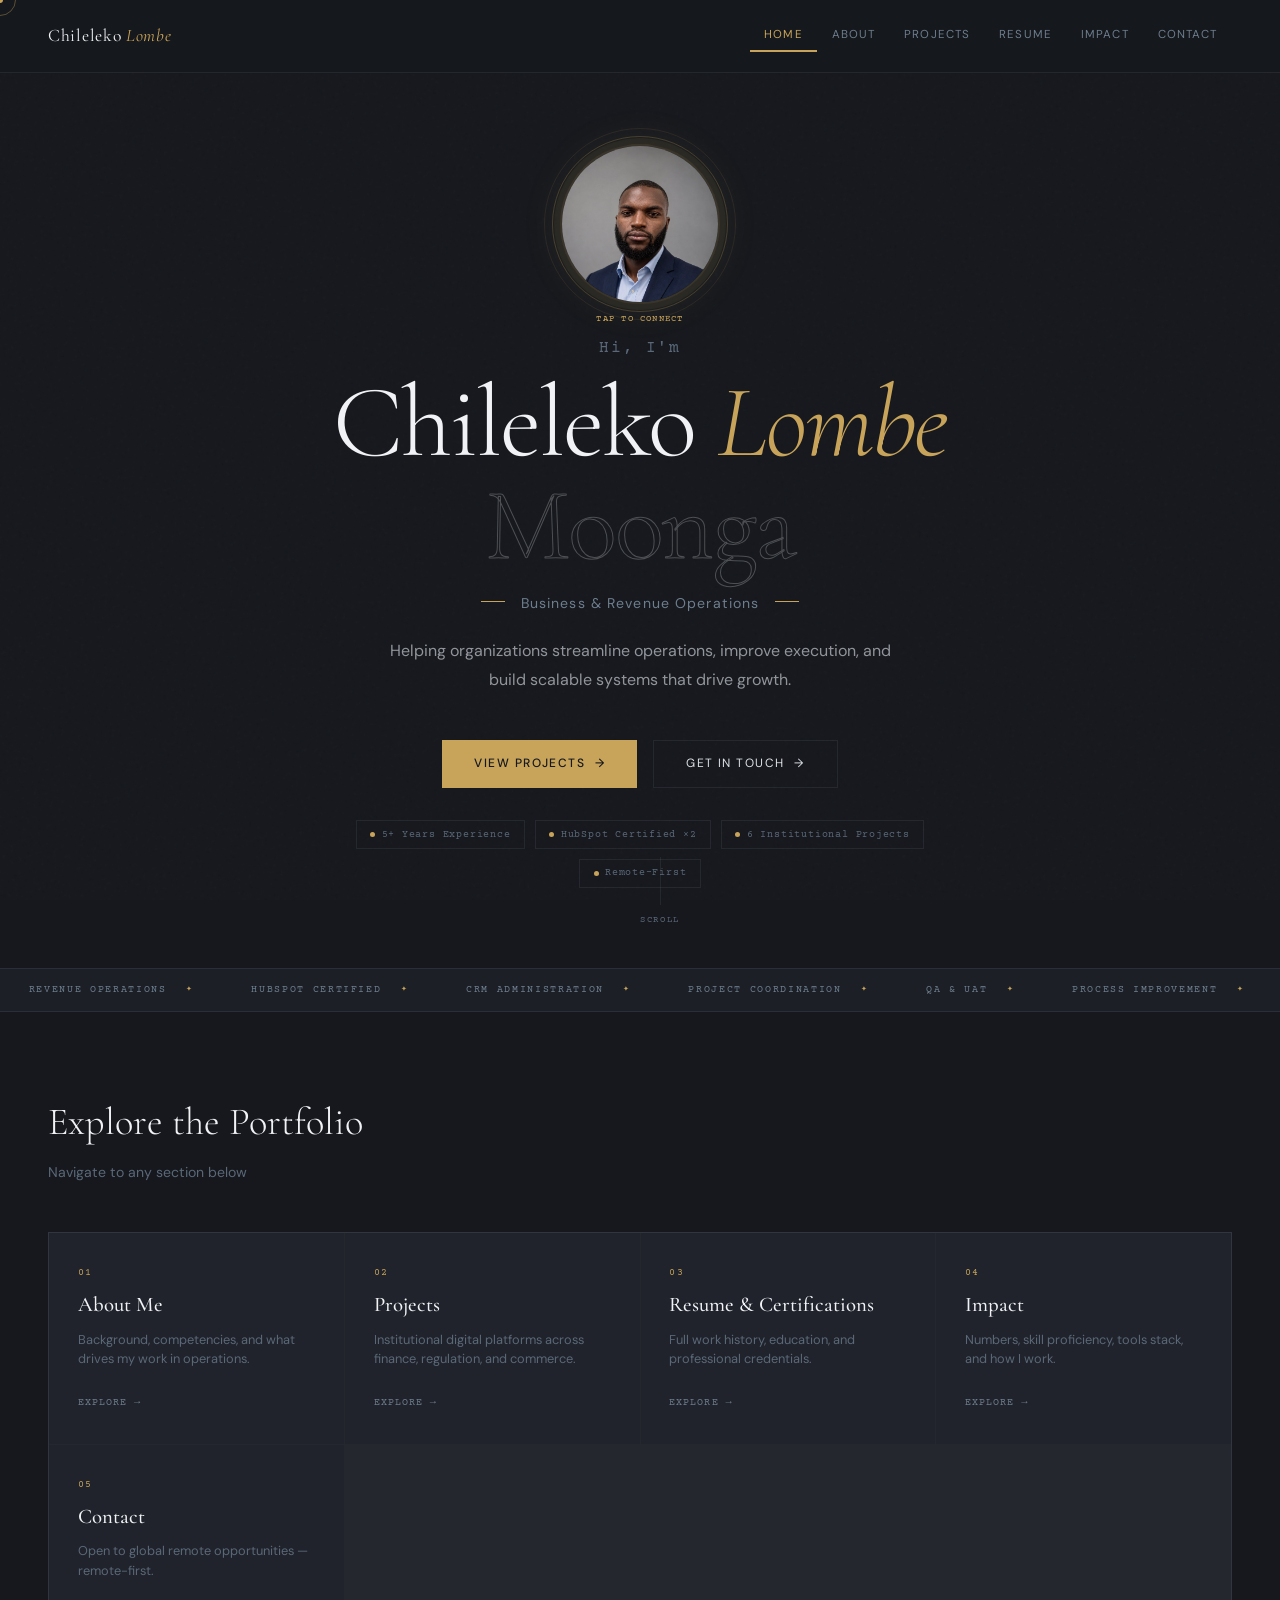
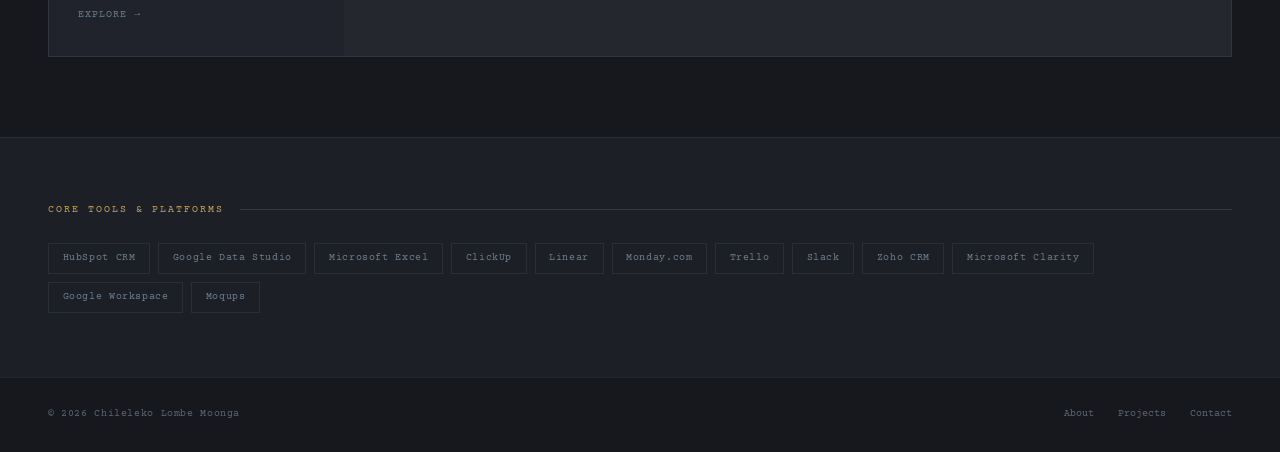
<file: index.html>
<!DOCTYPE html>
<html lang="en">
<head>
  <meta charset="UTF-8"/>
  <meta name="viewport" content="width=device-width, initial-scale=1.0"/>
  <link rel="icon" type="image/svg+xml" href="favicon.svg">
  <meta name="theme-color" content="#1a1a1f">
  <title>Chileleko Lombe Moonga — Business & Revenue Operations</title>
  <link rel="preconnect" href="https://fonts.googleapis.com">
  <link href="https://fonts.googleapis.com/css2?family=Cormorant+Garamond:ital,wght@0,300;0,400;0,500;1,300;1,400&family=DM+Sans:wght@300;400;500&family=Courier+Prime&display=swap" rel="stylesheet">
  <style>
    *, *::before, *::after { box-sizing: border-box; margin: 0; padding: 0; }

    :root {
      color-scheme: dark;
      --bg:         #16181d;
      --bg-mid:     #1c1f26;
      --bg-card:    #20232b;
      --bg-hover:   #252931;
      --gold:       #c8a45a;
      --gold-light: #dfc07e;
      --silver:     #a8b4c0;
      --silver-dim: #6e7e8e;
      --cream:      #dde2e8;
      --white:      #f0f2f5;
      --muted:      #5a6878;
      --border:     rgba(168,180,192,0.1);
      --border-gold:rgba(200,164,90,0.2);
      --green:      #4db885;
    }

    html { scroll-behavior: smooth; background: #16181d; }

    body {
      font-family: 'DM Sans', sans-serif;
      background: #16181d !important;
      color: #dde2e8 !important;
      line-height: 1.6;
      overflow-x: hidden;
      min-height: 100vh;
      cursor: none;
    }

    /* ── CUSTOM CURSOR ── */
    .cursor-dot {
      width: 6px; height: 6px;
      background: var(--gold);
      border-radius: 50%;
      position: fixed; pointer-events: none; z-index: 9999;
      transform: translate(-50%, -50%);
      transition: transform 0.1s;
    }

    .cursor-ring {
      width: 32px; height: 32px;
      border: 1px solid rgba(200,164,90,0.4);
      border-radius: 50%;
      position: fixed; pointer-events: none; z-index: 9998;
      transform: translate(-50%, -50%);
      transition: all 0.15s ease;
    }

    .cursor-ring.hover {
      width: 48px; height: 48px;
      border-color: var(--gold);
      background: rgba(200,164,90,0.06);
    }

    /* ── GRAIN ── */
    body::after {
      content: '';
      position: fixed; inset: 0;
      background-image: url("data:image/svg+xml,%3Csvg viewBox='0 0 256 256' xmlns='http://www.w3.org/2000/svg'%3E%3Cfilter id='n'%3E%3CfeTurbulence type='fractalNoise' baseFrequency='0.9' numOctaves='4' stitchTiles='stitch'/%3E%3C/filter%3E%3Crect width='100%25' height='100%25' filter='url(%23n)' opacity='0.04'/%3E%3C/svg%3E");
      pointer-events: none; z-index: 1; opacity: 0.5;
    }

    /* ── NAV ── */
    nav {
      position: fixed; top: 0; left: 0; right: 0; z-index: 100;
      display: flex; justify-content: space-between; align-items: center;
      padding: 1.2rem 3rem;
      background: rgba(22,24,29,0.88);
      backdrop-filter: blur(16px);
      border-bottom: 1px solid var(--border);
    }

    .nav-logo {
      font-family: 'Cormorant Garamond', serif;
      font-size: 1.1rem; font-weight: 400; letter-spacing: 0.04em;
      color: var(--white); text-decoration: none;
    }

    .nav-logo em { font-style: italic; color: var(--gold); }

    .nav-links { display: flex; gap: 0; list-style: none; }

    .nav-links a {
      display: block; padding: 0.4rem 0.9rem;
      font-size: 0.72rem; letter-spacing: 0.1em; text-transform: uppercase;
      color: var(--silver-dim); text-decoration: none;
      border-bottom: 2px solid transparent;
      transition: color 0.2s, border-color 0.2s;
    }

    .nav-links a:hover, .nav-links a.active {
      color: var(--gold); border-color: var(--gold);
    }

    /* ── HERO ── */
    .hero {
      min-height: 100vh;
      position: relative; overflow: hidden;
      display: flex; flex-direction: column;
      align-items: center; justify-content: center;
      padding: 9rem 3rem 5rem;
      text-align: center;
    }

    /* Photo circle */
    .hero-photo-wrap {
      position: relative; z-index: 2; margin-bottom: 2rem;
      opacity: 0; animation: fadeSlideUp 0.8s ease forwards; animation-delay: 0.1s;
    }

    .hero-photo-circle {
      width: 160px; height: 160px; border-radius: 50%;
      overflow: hidden; position: relative;
      border: 2px solid var(--border-gold);
      box-shadow: 0 0 0 6px rgba(200,164,90,0.07), 0 0 40px rgba(200,164,90,0.12);
      transition: box-shadow 0.4s ease;
      cursor: pointer;
    }

    .hero-photo-circle:hover {
      box-shadow: 0 0 0 8px rgba(200,164,90,0.12), 0 0 60px rgba(200,164,90,0.2);
    }

    .hero-photo-circle img {
      width: 100%; height: 100%;
      object-fit: cover; object-position: center top;
      display: block; filter: grayscale(10%);
      transition: filter 0.4s ease, transform 0.4s ease;
    }

    .hero-photo-circle:hover img { filter: grayscale(0%); transform: scale(1.04); }

    /* Tap hint ring animation */
    .photo-ring {
      position: absolute; inset: -8px; border-radius: 50%;
      border: 1px solid rgba(200,164,90,0.25);
      animation: ringPulse 3s ease-in-out infinite;
      pointer-events: none;
    }

    .photo-ring-2 {
      position: absolute; inset: -16px; border-radius: 50%;
      border: 1px solid rgba(200,164,90,0.1);
      animation: ringPulse 3s ease-in-out infinite; animation-delay: 0.5s;
      pointer-events: none;
    }

    @keyframes ringPulse {
      0%,100% { opacity: 1; transform: scale(1); }
      50%      { opacity: 0.4; transform: scale(1.03); }
    }

    /* Tap hint label */
    .tap-hint {
      position: absolute; bottom: -22px; left: 50%; transform: translateX(-50%);
      font-family: 'Courier Prime', monospace;
      font-size: 0.55rem; letter-spacing: 0.14em; text-transform: uppercase;
      color: var(--gold); white-space: nowrap;
      animation: blink 2.5s ease-in-out infinite;
    }

    @keyframes blink { 0%,100%{opacity:1} 50%{opacity:0.25} }

    /* Reveal overlay */
    .reveal-overlay {
      position: fixed; inset: 0;
      background: rgba(22,24,29,0.96);
      backdrop-filter: blur(12px);
      display: flex; flex-direction: column;
      align-items: center; justify-content: center;
      gap: 1.4rem; padding: 2.5rem;
      opacity: 0; pointer-events: none;
      transition: opacity 0.35s ease;
      z-index: 999;
    }

    .reveal-overlay.show { opacity: 1; pointer-events: all; }

    .reveal-photo-mini {
      width: 72px; height: 72px; border-radius: 50%; overflow: hidden;
      border: 2px solid var(--border-gold);
      margin-bottom: 0.5rem;
    }

    .reveal-photo-mini img { width: 100%; height: 100%; object-fit: cover; object-position: center top; }

    .reveal-joke {
      font-family: 'Cormorant Garamond', serif;
      font-size: 1.15rem; font-style: italic;
      color: var(--gold-light); text-align: center; line-height: 1.65;
      max-width: 320px;
    }

    .reveal-divider {
      width: 40px; height: 1px; background: var(--border-gold);
    }

    .reveal-joke-punchline {
      font-family: 'Courier Prime', monospace;
      font-size: 0.6rem; letter-spacing: 0.1em; text-transform: uppercase;
      color: var(--muted); text-align: center;
    }

    .reveal-contact { display: flex; flex-direction: column; gap: 0.6rem; width: 100%; max-width: 300px; }

    .reveal-contact-item {
      display: flex; align-items: center; gap: 0.8rem;
      padding: 0.7rem 1rem;
      border: 1px solid var(--border);
      text-decoration: none;
      transition: border-color 0.2s, background 0.2s;
    }

    .reveal-contact-item:hover { border-color: var(--border-gold); background: var(--bg-card); }
    .reveal-contact-item svg { flex-shrink: 0; color: var(--gold); }
    .reveal-contact-item span { font-size: 0.82rem; color: var(--cream); }

    .reveal-close {
      font-family: 'Courier Prime', monospace;
      font-size: 0.62rem; letter-spacing: 0.14em; text-transform: uppercase;
      color: var(--muted); cursor: pointer; margin-top: 0.5rem;
      transition: color 0.2s;
    }

    .reveal-close:hover { color: var(--gold); }

    /* Hero text */
    .hero-content {
      position: relative; z-index: 2;
      display: flex; flex-direction: column;
      align-items: center; max-width: 700px;
    }

    .hero-greeting {
      font-size: 1rem; color: var(--muted); margin-bottom: 0.6rem;
      font-family: 'Courier Prime', monospace; letter-spacing: 0.1em;
      opacity: 0; animation: fadeSlideUp 0.7s ease forwards; animation-delay: 0.3s;
    }

    .hero-name {
      font-family: 'Cormorant Garamond', serif;
      font-size: clamp(3rem, 8vw, 6.5rem);
      font-weight: 300; line-height: 1; letter-spacing: -0.02em;
      color: var(--white); margin-bottom: 1rem;
      opacity: 0; animation: fadeSlideUp 0.8s ease forwards; animation-delay: 0.4s;
    }

    .hero-name .italic { font-style: italic; color: var(--gold); }
    .hero-name .outline { -webkit-text-stroke: 1px rgba(240,242,245,0.25); color: transparent; }

    .hero-role-wrap {
      display: flex; align-items: center; gap: 1rem; margin-bottom: 1.6rem;
      opacity: 0; animation: fadeSlideUp 0.8s ease forwards; animation-delay: 0.5s;
    }

    .role-line { width: 24px; height: 1px; background: var(--gold); flex-shrink: 0; }

    .hero-role {
      font-size: 0.88rem; letter-spacing: 0.08em;
      color: var(--silver-dim); overflow: hidden; height: 1.4em;
    }

    .role-ticker::before { content: "Business & Revenue Operations"; animation: tickerText 8s steps(1) infinite; }

    @keyframes tickerText {
      0%   { content: "Business & Revenue Operations"; }
      25%  { content: "CRM & HubSpot Specialist"; }
      50%  { content: "Cross-functional Project Coordinator"; }
      75%  { content: "QA & Process Improvement"; }
    }

    .hero-desc {
      font-size: 1rem; color: rgba(221,226,232,0.62);
      max-width: 520px; line-height: 1.8; margin-bottom: 2.8rem; text-align: center;
      opacity: 0; animation: fadeSlideUp 0.8s ease forwards; animation-delay: 0.6s;
    }

    .hero-ctas {
      display: flex; gap: 1rem; flex-wrap: wrap; justify-content: center;
      opacity: 0; animation: fadeSlideUp 0.8s ease forwards; animation-delay: 0.72s;
    }

    .btn-primary {
      position: relative; overflow: hidden;
      display: inline-flex; align-items: center; gap: 0.6rem;
      padding: 0.85rem 2rem;
      background: var(--gold); color: var(--bg);
      font-size: 0.75rem; font-weight: 500; letter-spacing: 0.12em; text-transform: uppercase;
      text-decoration: none; border: none; cursor: none;
      transition: transform 0.2s;
    }

    .btn-primary::before {
      content: ''; position: absolute; inset: 0;
      background: linear-gradient(120deg, transparent 30%, rgba(255,255,255,0.2) 50%, transparent 70%);
      transform: translateX(-100%); transition: transform 0.5s ease;
    }

    .btn-primary:hover { transform: translateY(-2px); }
    .btn-primary:hover::before { transform: translateX(100%); }
    .btn-arrow { display: inline-block; transition: transform 0.25s; }
    .btn-primary:hover .btn-arrow { transform: translateX(4px); }

    .btn-ghost {
      position: relative; overflow: hidden;
      display: inline-flex; align-items: center; gap: 0.6rem;
      padding: 0.85rem 2rem; background: transparent; color: var(--cream);
      font-size: 0.75rem; letter-spacing: 0.12em; text-transform: uppercase;
      text-decoration: none; border: 1px solid var(--border); cursor: none;
      transition: border-color 0.25s, color 0.25s, transform 0.2s;
    }

    .btn-ghost::before {
      content: ''; position: absolute; inset: 0;
      background: var(--border); transform: scaleX(0); transform-origin: left;
      transition: transform 0.3s ease;
    }

    .btn-ghost:hover { border-color: var(--silver); color: var(--white); transform: translateY(-2px); }
    .btn-ghost:hover::before { transform: scaleX(1); }
    .btn-ghost span, .btn-ghost .btn-arrow { position: relative; z-index: 1; }
    .btn-ghost .btn-arrow { transition: transform 0.25s; }
    .btn-ghost:hover .btn-arrow { transform: translateX(4px); }

    /* Stat chips below buttons */
    .hero-chips {
      display: flex; gap: 0.6rem; flex-wrap: wrap; justify-content: center;
      margin-top: 2rem;
      opacity: 0; animation: fadeSlideUp 0.8s ease forwards; animation-delay: 0.85s;
    }

    .hero-chip {
      display: flex; align-items: center; gap: 0.4rem;
      padding: 0.35rem 0.85rem;
      border: 1px solid var(--border);
      font-family: 'Courier Prime', monospace;
      font-size: 0.62rem; letter-spacing: 0.08em; color: var(--muted);
      transition: border-color 0.2s, color 0.2s;
    }

    .hero-chip:hover { border-color: var(--border-gold); color: var(--gold); }
    .hero-chip-dot { width: 5px; height: 5px; border-radius: 50%; background: var(--gold); flex-shrink: 0; }

    /* Scroll indicator */
    .scroll-indicator {
      position: absolute; bottom: 2.5rem; left: 50%; transform: translateX(-50%);
      display: flex; flex-direction: column; align-items: center; gap: 0.5rem;
      opacity: 0; animation: fadeSlideUp 0.8s ease forwards; animation-delay: 1s;
      z-index: 2;
    }

    .scroll-track {
      width: 1px; height: 48px; background: var(--border);
      position: relative; overflow: hidden;
    }

    .scroll-fill {
      position: absolute; top: 0; left: 0; right: 0; background: var(--gold);
      animation: scrollFill 2s ease-in-out infinite;
    }

    @keyframes scrollFill {
      0%   { height: 0%; top: 0; }
      50%  { height: 100%; top: 0; }
      100% { height: 0%; top: 100%; }
    }

    .scroll-text {
      font-family: 'Courier Prime', monospace;
      font-size: 0.58rem; letter-spacing: 0.18em; text-transform: uppercase; color: var(--muted);
    }

    @keyframes fadeSlideUp { from{opacity:0;transform:translateY(20px)} to{opacity:1;transform:translateY(0)} }

    @media (max-width: 768px) {
      .hero { padding: 8rem 1.4rem 4rem; }
      .hero-photo-circle { width: 130px; height: 130px; }
    }

    @media (max-width: 520px) {
      .nav-links { display: none; }
      body { cursor: auto; }
      .cursor-dot, .cursor-ring { display: none; }
      .btn-primary, .btn-ghost { cursor: pointer; }
    }

    
        /* ── MARQUEE ── */
    .marquee-wrap {
      overflow: hidden; border-top: 1px solid var(--border);
      border-bottom: 1px solid var(--border);
      padding: 0.8rem 0;
      background: var(--bg-mid);
      position: relative; z-index: 2;
    }

    .marquee-track {
      display: flex; width: max-content;
      animation: marquee 24s linear infinite;
    }

    .marquee-item {
      display: inline-flex; align-items: center; gap: 1.2rem;
      padding: 0 1.8rem;
      font-family: 'Courier Prime', monospace;
      font-size: 0.65rem; letter-spacing: 0.16em; text-transform: uppercase;
      color: var(--silver-dim); white-space: nowrap;
    }

    .marquee-item .dot { color: var(--gold); font-size: 0.45rem; }

    @keyframes marquee { from{transform:translateX(0)} to{transform:translateX(-50%)} }

    /* ── QUICK NAV CARDS ── */
    .cards-section {
      position: relative; z-index: 2;
      padding: 5rem 3rem;
    }

    .cards-heading {
      font-family: 'Cormorant Garamond', serif;
      font-size: clamp(1.6rem, 3vw, 2.4rem); font-weight: 300;
      color: var(--white); margin-bottom: 0.5rem;
    }

    .cards-sub {
      font-size: 0.88rem; color: var(--muted);
      margin-bottom: 3rem;
    }

    .cards-grid {
      display: grid;
      grid-template-columns: repeat(auto-fill, minmax(260px, 1fr));
      gap: 1px; background: var(--border);
      border: 1px solid var(--border);
    }

    .nav-card {
      background: var(--bg-card);
      padding: 2rem 1.8rem;
      text-decoration: none;
      display: flex; flex-direction: column;
      gap: 0.5rem;
      transition: background 0.25s;
      position: relative; overflow: hidden;
      cursor: none;
    }

    .nav-card-shine {
      position: absolute; inset: 0;
      background: linear-gradient(135deg, transparent 40%, rgba(200,164,90,0.04) 60%, transparent 80%);
      opacity: 0; transition: opacity 0.3s;
    }

    .nav-card:hover { background: var(--bg-hover); }
    .nav-card:hover .nav-card-shine { opacity: 1; }

    .nav-card-bar {
      position: absolute; bottom: 0; left: 0;
      height: 2px; width: 0;
      background: linear-gradient(to right, var(--gold), var(--gold-light));
      transition: width 0.35s ease;
    }

    .nav-card:hover .nav-card-bar { width: 100%; }

    .nav-card-num {
      font-family: 'Courier Prime', monospace;
      font-size: 0.6rem; letter-spacing: 0.14em; color: var(--gold);
    }

    .nav-card-title {
      font-family: 'Cormorant Garamond', serif;
      font-size: 1.3rem; font-weight: 500; color: var(--white);
    }

    .nav-card-desc {
      font-size: 0.8rem; color: var(--muted); line-height: 1.5;
    }

    .nav-card-arrow {
      margin-top: auto; padding-top: 1.2rem;
      font-size: 0.9rem; color: var(--silver-dim);
      display: flex; align-items: center; gap: 0.4rem;
      font-family: 'Courier Prime', monospace;
      font-size: 0.65rem; letter-spacing: 0.1em; text-transform: uppercase;
      transition: color 0.2s, gap 0.2s;
    }

    .nav-card:hover .nav-card-arrow { color: var(--gold); gap: 0.7rem; }

    /* ── TOOLS STRIP ── */
    .tools-strip {
      position: relative; z-index: 2;
      padding: 4rem 3rem;
      border-top: 1px solid var(--border);
      background: var(--bg-mid);
    }

    .tools-label {
      font-family: 'Courier Prime', monospace;
      font-size: 0.62rem; letter-spacing: 0.2em; text-transform: uppercase;
      color: var(--gold); margin-bottom: 1.6rem;
      display: flex; align-items: center; gap: 1rem;
    }

    .tools-label::after {
      content: ''; flex: 1; height: 1px; background: var(--border-gold);
    }

    .tools-row { display: flex; flex-wrap: wrap; gap: 0.5rem; }

    .tool-chip {
      padding: 0.38rem 0.85rem;
      border: 1px solid var(--border);
      background: transparent;
      font-family: 'Courier Prime', monospace;
      font-size: 0.65rem; letter-spacing: 0.06em;
      color: var(--silver-dim);
      transition: border-color 0.2s, color 0.2s, background 0.2s;
    }

    .tool-chip:hover {
      border-color: var(--gold); color: var(--gold);
      background: rgba(200,164,90,0.05);
    }

    /* ── FOOTER ── */
    footer {
      position: relative; z-index: 2;
      padding: 1.8rem 3rem;
      border-top: 1px solid var(--border);
      display: flex; justify-content: space-between; align-items: center;
    }

    .footer-copy {
      font-family: 'Courier Prime', monospace;
      font-size: 0.65rem; color: var(--muted); letter-spacing: 0.06em;
    }

    .footer-links { display: flex; gap: 1.5rem; }

    .footer-links a {
      font-family: 'Courier Prime', monospace;
      font-size: 0.65rem; color: var(--muted);
      text-decoration: none; transition: color 0.2s;
    }

    .footer-links a:hover { color: var(--gold); }

    /* ── ANIMATIONS ── */
    @keyframes fadeSlideUp {
      from { opacity: 0; transform: translateY(24px); }
      to   { opacity: 1; transform: translateY(0); }
    }

    @keyframes fadeSlideLeft {
      from { opacity: 0; transform: translateX(24px); }
      to   { opacity: 1; transform: translateX(0); }
    }

    /* ── RESPONSIVE ── */
    @media (max-width: 960px) {
      .hero {
        grid-template-columns: 1fr;
        grid-template-rows: auto auto auto;
      }
      .hero-photo-wrap { grid-column: 1; grid-row: 1; margin-bottom: 1rem; }
      .hero-photo-frame { width: 160px; height: 200px; margin: 0 auto; }
      .hero-content { grid-column: 1 !important; grid-row: 2 !important; }
      .scroll-indicator { grid-column: 1; grid-row: 3; position: static; margin-top: 2rem; flex-direction: row; }
    }

    @media (max-width: 768px) {
      nav { padding: 1rem 1.4rem; }
      .nav-links a { padding: 0.4rem 0.55rem; font-size: 0.65rem; }
      .hero { padding: 8rem 1.4rem 4rem; }
      .cards-section, .tools-strip { padding-left: 1.4rem; padding-right: 1.4rem; }
      .scroll-indicator { display: none; }
      footer { padding: 1.5rem 1.4rem; flex-direction: column; gap: 0.8rem; }
    }

    @media (max-width: 520px) {
      .nav-links { display: none; }
      body { cursor: auto; }
      .cursor-dot, .cursor-ring { display: none; }
    }
  </style>
</head>
<body>

<div class="cursor-dot" id="cursorDot"></div>
<div class="cursor-ring" id="cursorRing"></div>

<nav>
  <a class="nav-logo" href="index.html">Chileleko <em>Lombe</em></a>
  <ul class="nav-links">
    <li><a href="index.html" class="active">Home</a></li>
    <li><a href="about.html">About</a></li>
    <li><a href="projects.html">Projects</a></li>
    <li><a href="resume.html">Resume</a></li>
    <li><a href="impact.html">Impact</a></li>
    <li><a href="contact.html">Contact</a></li>
  </ul>
</nav>

<!-- HERO -->
<section class="hero">
  <div class="hero-orb orb-1"></div>
  <div class="hero-orb orb-2"></div>
  <div class="hero-orb orb-3"></div>
  <div class="hero-grid"></div>

  <!-- Reveal overlay (tap on photo) -->
  <div class="reveal-overlay" id="revealOverlay" onclick="closeReveal(event)">
    <div class="reveal-photo-mini">
      <img src="profile.jpg" alt="Chileleko Lombe Moonga"/>
    </div>
    <div class="reveal-joke">"Behind every smooth operation is a spreadsheet nobody talks about."</div>
    <div class="reveal-divider"></div>
    <div class="reveal-joke-punchline">— A RevOps professional, probably</div>
    <div class="reveal-contact">
      <a href="mailto:ChilelekoLM@Outlook.com" class="reveal-contact-item">
        <svg width="14" height="14" viewBox="0 0 24 24" fill="none" stroke="currentColor" stroke-width="1.5"><rect x="2" y="4" width="20" height="16" rx="2"/><polyline points="2,4 12,13 22,4"/></svg>
        <span>ChilelekoLM@Outlook.com</span>
      </a>
      <a href="tel:+17859549099" class="reveal-contact-item">
        <svg width="14" height="14" viewBox="0 0 24 24" fill="none" stroke="currentColor" stroke-width="1.5"><path d="M22 16.92v3a2 2 0 0 1-2.18 2 19.79 19.79 0 0 1-8.63-3.07A19.5 19.5 0 0 1 4.15 12a19.79 19.79 0 0 1-3.07-8.67A2 2 0 0 1 3.06 2h3a2 2 0 0 1 2 1.72c.127.96.361 1.903.7 2.81a2 2 0 0 1-.45 2.11L7.09 9.91a16 16 0 0 0 6 6l1.27-1.27a2 2 0 0 1 2.11-.45c.907.339 1.85.573 2.81.7A2 2 0 0 1 21 16.92z"/></svg>
        <span>+1 785 954 9099</span>
      </a>
    </div>
    <span class="reveal-close" onclick="closeReveal()">✕ tap anywhere to close</span>
  </div>

  <!-- Circular photo -->
  <div class="hero-photo-wrap">
    <div class="hero-photo-circle" onclick="openReveal()" id="photoCircle">
      <img src="profile.jpg" alt="Chileleko Lombe Moonga"/>
    </div>
    <div class="photo-ring"></div>
    <div class="photo-ring-2"></div>
    <span class="tap-hint">tap to connect</span>
  </div>

  <!-- Text content -->
  <div class="hero-content">
    <div class="hero-greeting">Hi, I'm</div>
    <h1 class="hero-name">
      Chileleko <span class="italic">Lombe</span><br>
      <span class="outline">Moonga</span>
    </h1>
    <div class="hero-role-wrap">
      <span class="role-line"></span>
      <span class="hero-role"><span class="role-ticker"></span></span>
      <span class="role-line"></span>
    </div>
    <p class="hero-desc">
      Helping organizations streamline operations, improve execution, and build scalable systems that drive growth.
    </p>
    <div class="hero-ctas">
      <a href="projects.html" class="btn-primary">View Projects <span class="btn-arrow">→</span></a>
      <a href="contact.html" class="btn-ghost"><span>Get in Touch</span><span class="btn-arrow">→</span></a>
    </div>
    <div class="hero-chips">
      <span class="hero-chip"><span class="hero-chip-dot"></span>5+ Years Experience</span>
      <span class="hero-chip"><span class="hero-chip-dot"></span>HubSpot Certified ×2</span>
      <span class="hero-chip"><span class="hero-chip-dot"></span>6 Institutional Projects</span>
      <span class="hero-chip"><span class="hero-chip-dot"></span>Remote-First</span>
    </div>
  </div>

  <div class="scroll-indicator">
    <div class="scroll-track"><div class="scroll-fill"></div></div>
    <span class="scroll-text">Scroll</span>
  </div>
</section>

<!-- MARQUEE -->
<div class="marquee-wrap" aria-hidden="true">
  <div class="marquee-track">
    <span class="marquee-item">Revenue Operations <span class="dot">✦</span></span>
    <span class="marquee-item">HubSpot Certified <span class="dot">✦</span></span>
    <span class="marquee-item">CRM Administration <span class="dot">✦</span></span>
    <span class="marquee-item">Project Coordination <span class="dot">✦</span></span>
    <span class="marquee-item">QA &amp; UAT <span class="dot">✦</span></span>
    <span class="marquee-item">Process Improvement <span class="dot">✦</span></span>
    <span class="marquee-item">KPI Dashboards <span class="dot">✦</span></span>
    <span class="marquee-item">Workflow Automation <span class="dot">✦</span></span>
    <span class="marquee-item">Vendor Management <span class="dot">✦</span></span>
    <span class="marquee-item">Stakeholder Communication <span class="dot">✦</span></span>
    <span class="marquee-item">Revenue Operations <span class="dot">✦</span></span>
    <span class="marquee-item">HubSpot Certified <span class="dot">✦</span></span>
    <span class="marquee-item">CRM Administration <span class="dot">✦</span></span>
    <span class="marquee-item">Project Coordination <span class="dot">✦</span></span>
    <span class="marquee-item">QA &amp; UAT <span class="dot">✦</span></span>
    <span class="marquee-item">Process Improvement <span class="dot">✦</span></span>
    <span class="marquee-item">KPI Dashboards <span class="dot">✦</span></span>
    <span class="marquee-item">Workflow Automation <span class="dot">✦</span></span>
    <span class="marquee-item">Vendor Management <span class="dot">✦</span></span>
    <span class="marquee-item">Stakeholder Communication <span class="dot">✦</span></span>
  </div>
</div>

<!-- CARDS -->
<section class="cards-section">
  <h2 class="cards-heading">Explore the Portfolio</h2>
  <p class="cards-sub">Navigate to any section below</p>
  <div class="cards-grid">
    <a href="about.html" class="nav-card">
      <div class="nav-card-shine"></div>
      <span class="nav-card-num">01</span>
      <span class="nav-card-title">About Me</span>
      <span class="nav-card-desc">Background, competencies, and what drives my work in operations.</span>
      <span class="nav-card-arrow">Explore →</span>
      <div class="nav-card-bar"></div>
    </a>
    <a href="projects.html" class="nav-card">
      <div class="nav-card-shine"></div>
      <span class="nav-card-num">02</span>
      <span class="nav-card-title">Projects</span>
      <span class="nav-card-desc">Institutional digital platforms across finance, regulation, and commerce.</span>
      <span class="nav-card-arrow">Explore →</span>
      <div class="nav-card-bar"></div>
    </a>
    <a href="resume.html" class="nav-card">
      <div class="nav-card-shine"></div>
      <span class="nav-card-num">03</span>
      <span class="nav-card-title">Resume &amp; Certifications</span>
      <span class="nav-card-desc">Full work history, education, and professional credentials.</span>
      <span class="nav-card-arrow">Explore →</span>
      <div class="nav-card-bar"></div>
    </a>
    <a href="impact.html" class="nav-card">
      <div class="nav-card-shine"></div>
      <span class="nav-card-num">04</span>
      <span class="nav-card-title">Impact</span>
      <span class="nav-card-desc">Numbers, skill proficiency, tools stack, and how I work.</span>
      <span class="nav-card-arrow">Explore →</span>
      <div class="nav-card-bar"></div>
    </a>
    <a href="contact.html" class="nav-card">
      <div class="nav-card-shine"></div>
      <span class="nav-card-num">05</span>
      <span class="nav-card-title">Contact</span>
      <span class="nav-card-desc">Open to global remote opportunities — remote-first.</span>
      <span class="nav-card-arrow">Explore →</span>
      <div class="nav-card-bar"></div>
    </a>
  </div>
</section>

<!-- TOOLS -->
<div class="tools-strip">
  <div class="tools-label">Core Tools &amp; Platforms</div>
  <div class="tools-row">
    <span class="tool-chip">HubSpot CRM</span>
    <span class="tool-chip">Google Data Studio</span>
    <span class="tool-chip">Microsoft Excel</span>
    <span class="tool-chip">ClickUp</span>
    <span class="tool-chip">Linear</span>
    <span class="tool-chip">Monday.com</span>
    <span class="tool-chip">Trello</span>
    <span class="tool-chip">Slack</span>
    <span class="tool-chip">Zoho CRM</span>
    <span class="tool-chip">Microsoft Clarity</span>
    <span class="tool-chip">Google Workspace</span>
    <span class="tool-chip">Moqups</span>
  </div>
</div>

<footer>
  <span class="footer-copy">© 2026 Chileleko Lombe Moonga</span>
  <div class="footer-links">
    <a href="about.html">About</a>
    <a href="projects.html">Projects</a>
    <a href="contact.html">Contact</a>
  </div>
</footer>

<script>
  // Photo reveal
  function openReveal() {
    document.getElementById('revealOverlay').classList.add('show');
    document.body.style.overflow = 'hidden';
  }

  function closeReveal(e) {
    if (e && e.target.closest('.reveal-contact-item')) return;
    document.getElementById('revealOverlay').classList.remove('show');
    document.body.style.overflow = '';
  }

  // Custom cursor
  const dot  = document.getElementById('cursorDot');
  const ring = document.getElementById('cursorRing');
  let mx = 0, my = 0, rx = 0, ry = 0;

  document.addEventListener('mousemove', e => { mx = e.clientX; my = e.clientY; });

  function animCursor() {
    dot.style.left  = mx + 'px';
    dot.style.top   = my + 'px';
    rx += (mx - rx) * 0.12;
    ry += (my - ry) * 0.12;
    ring.style.left = rx + 'px';
    ring.style.top  = ry + 'px';
    requestAnimationFrame(animCursor);
  }
  animCursor();

  document.querySelectorAll('a, button, .tool-chip, .floater-item').forEach(el => {
    el.addEventListener('mouseenter', () => ring.classList.add('hover'));
    el.addEventListener('mouseleave', () => ring.classList.remove('hover'));
  });
</script>
</body>
</html>
</file>
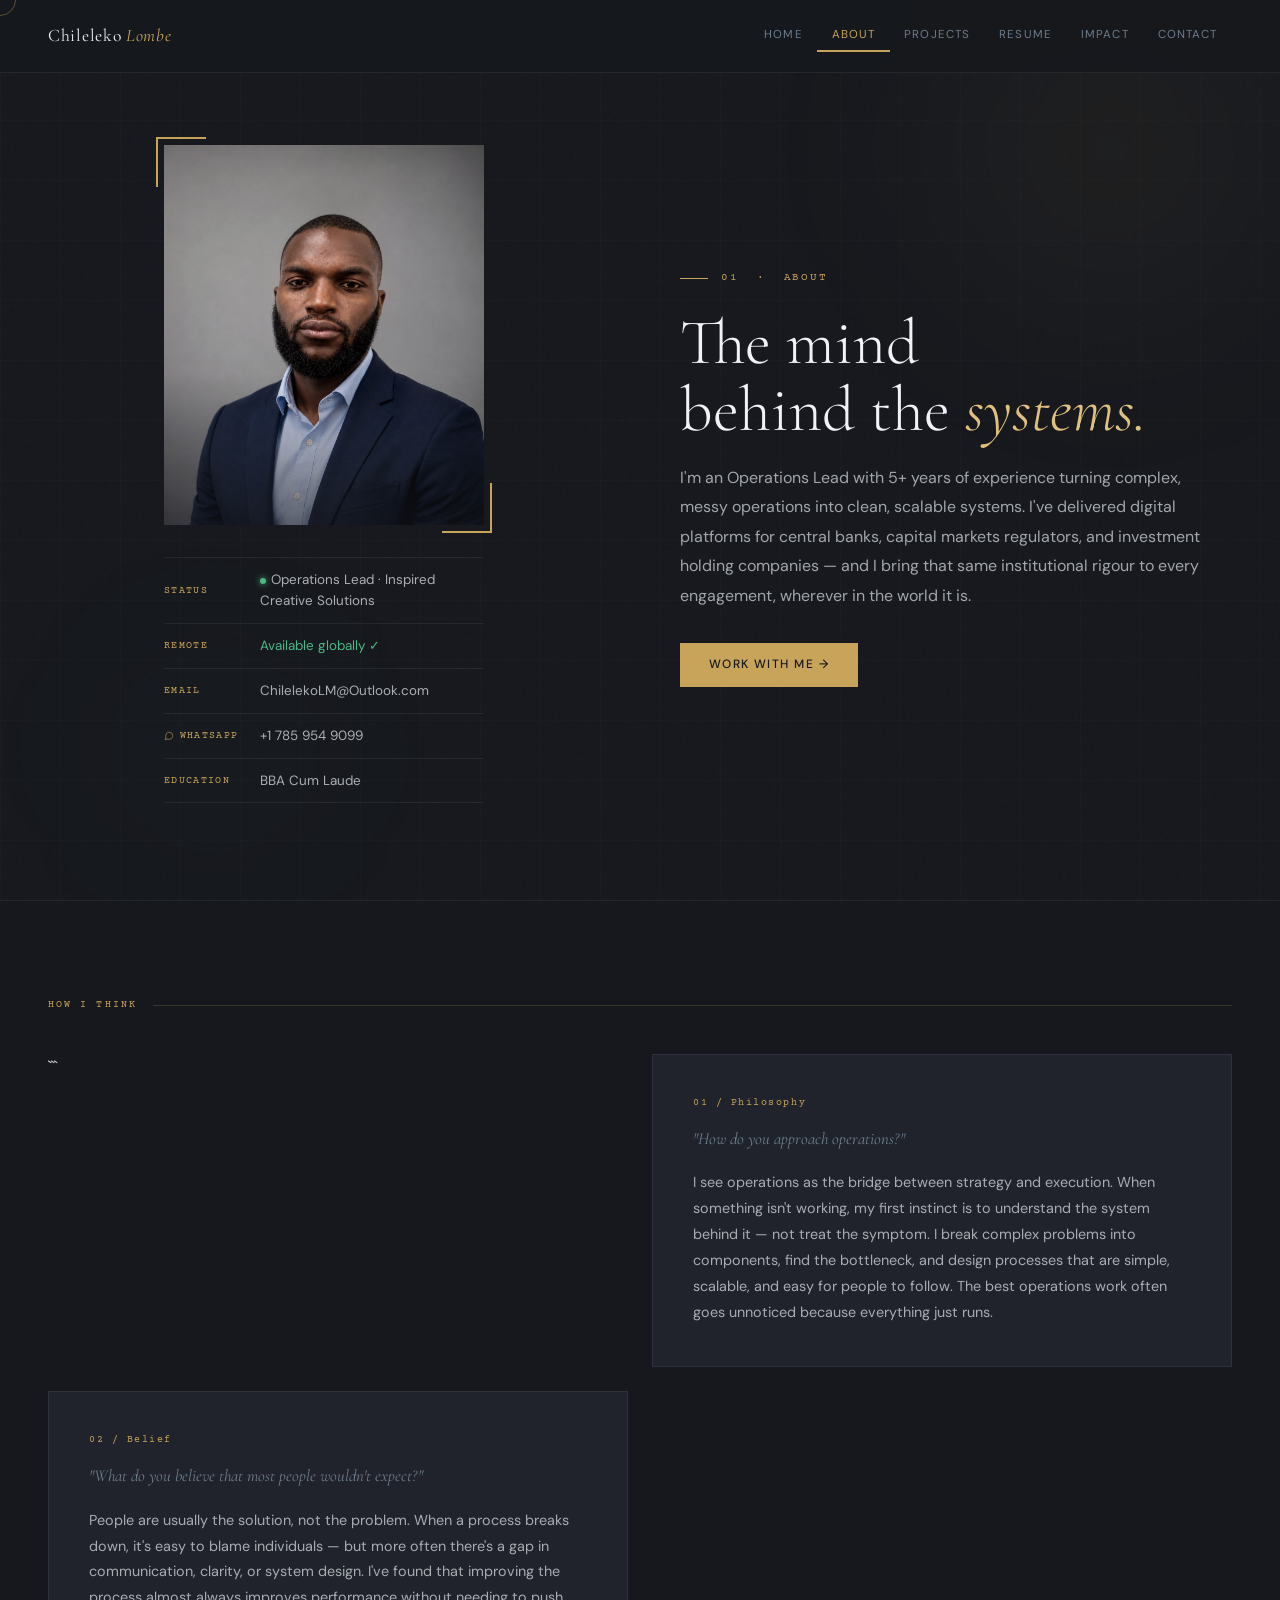
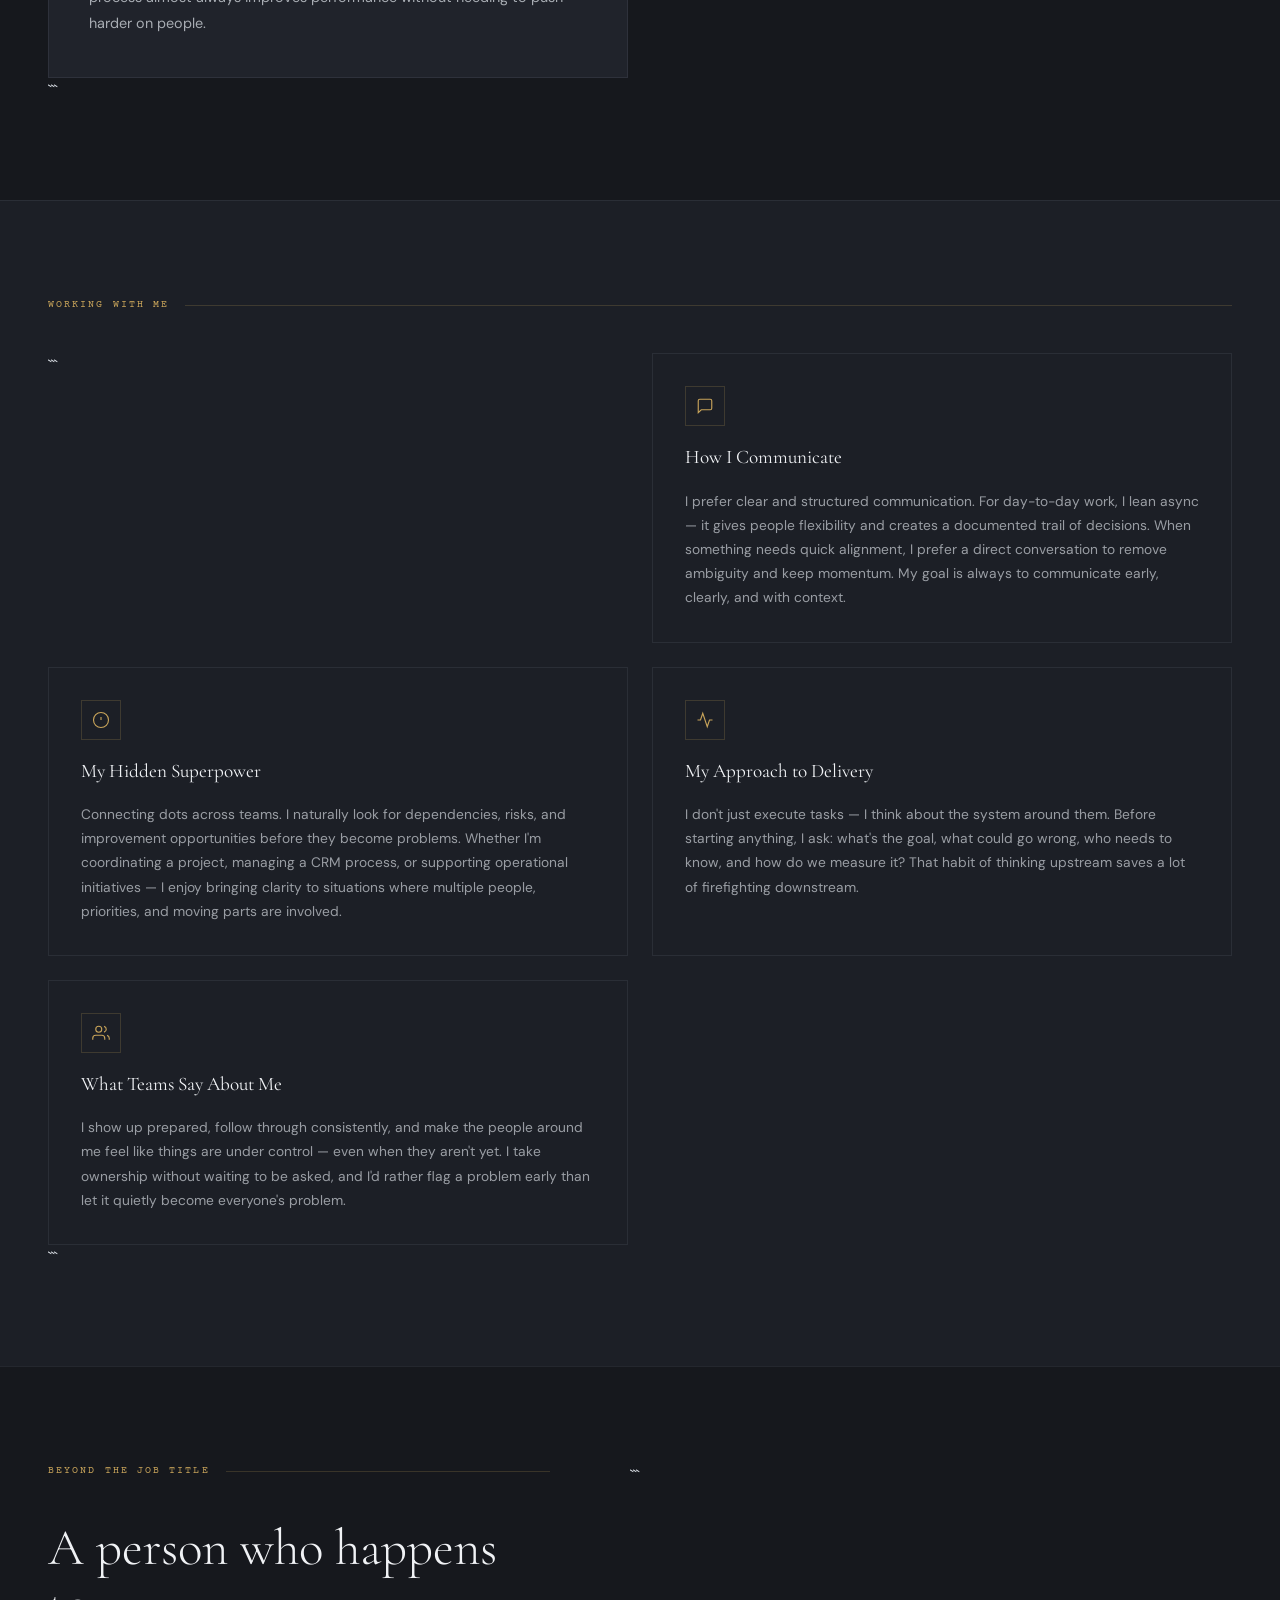
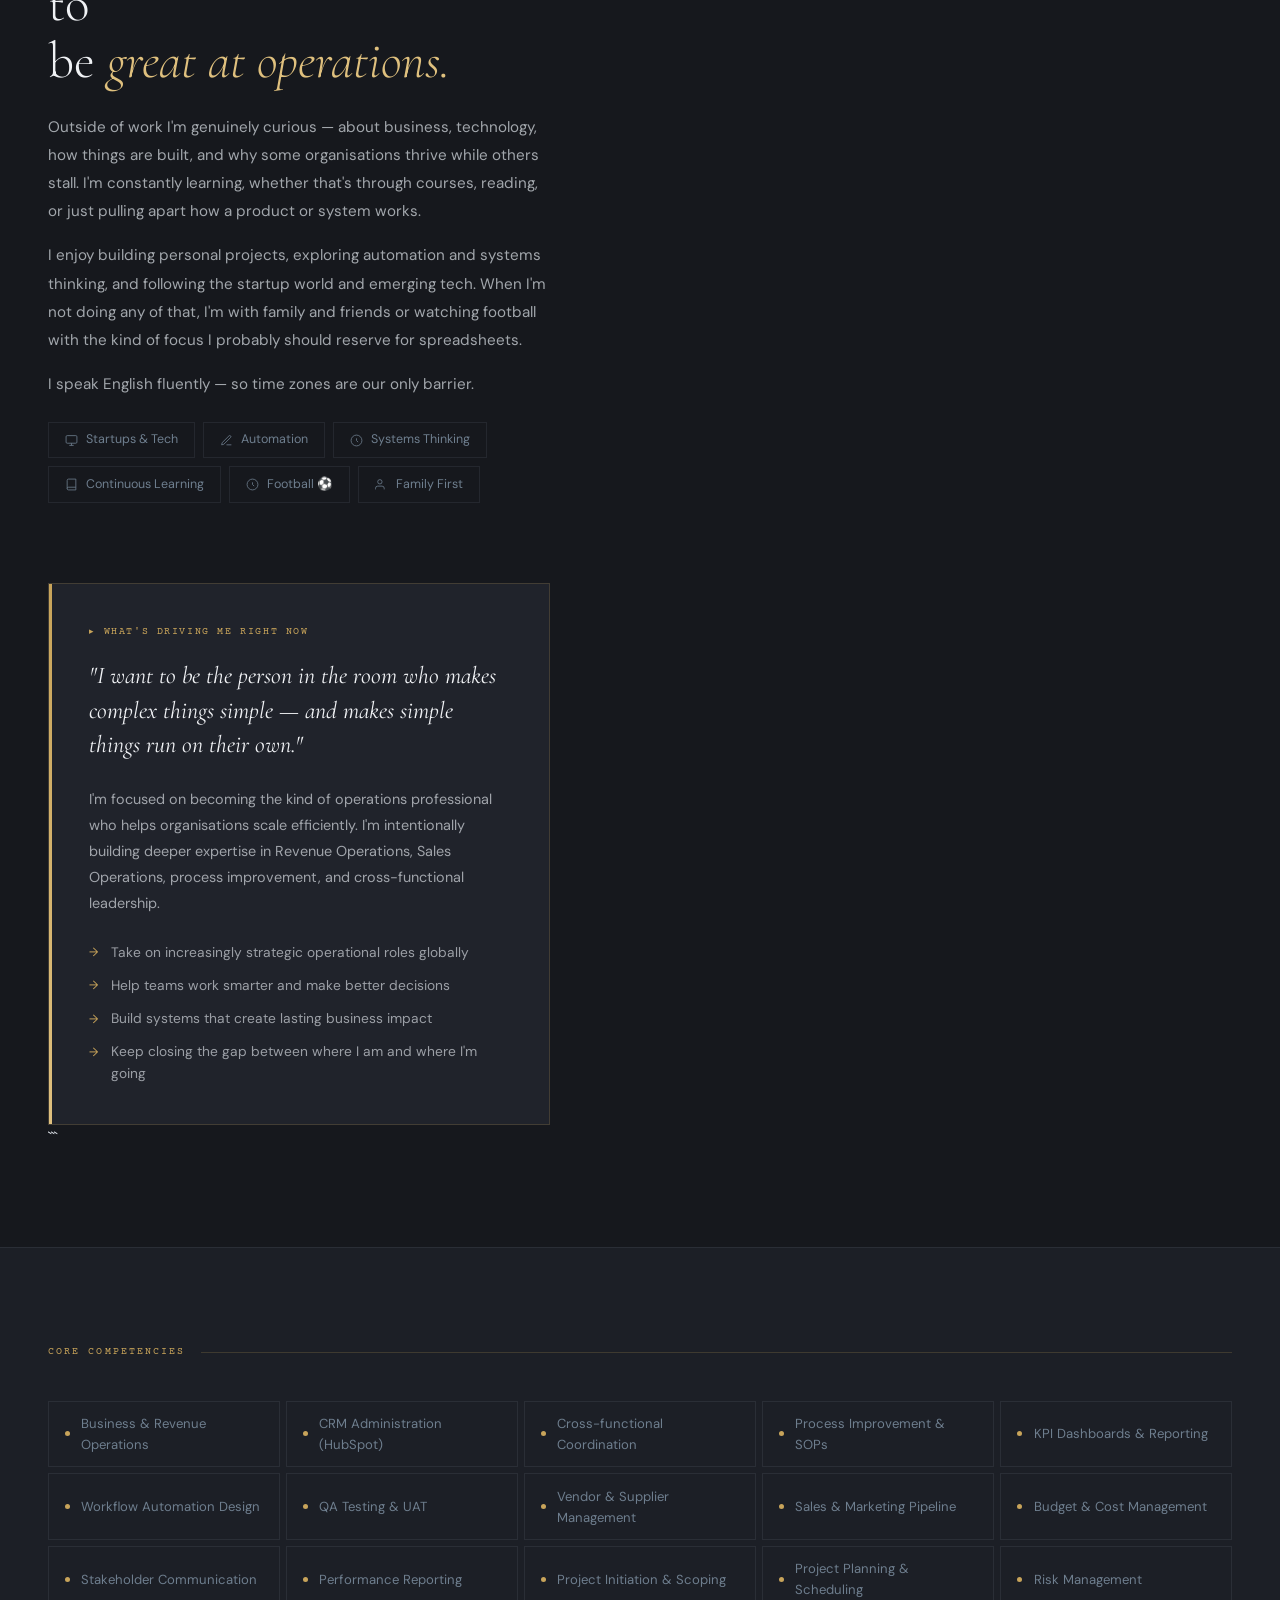
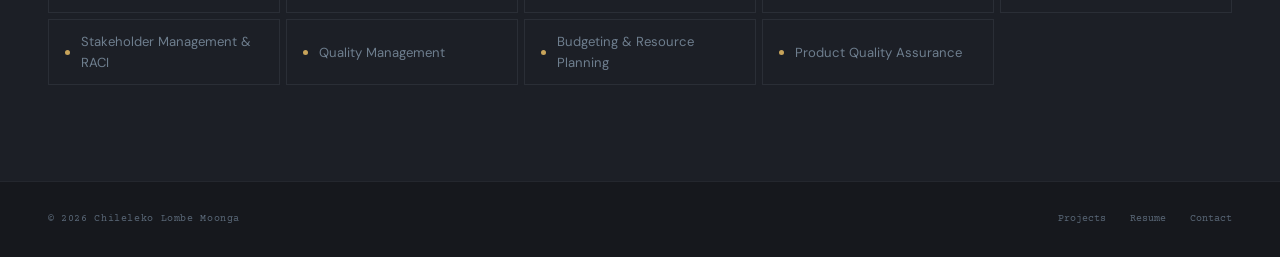
<file: about.html>
<!DOCTYPE html>

<html lang="en">
<head>
  <meta charset="UTF-8"/>
  <meta name="viewport" content="width=device-width, initial-scale=1.0"/>
  <meta name="theme-color" content="#16181d">
  <link rel="icon" type="image/svg+xml" href="favicon.svg">
  <title>About — Chileleko Lombe Moonga</title>
  <link rel="preconnect" href="https://fonts.googleapis.com">
  <link href="https://fonts.googleapis.com/css2?family=Cormorant+Garamond:ital,wght@0,300;0,400;0,500;1,300;1,400&family=DM+Sans:wght@300;400;500&family=Courier+Prime&display=swap" rel="stylesheet">
  <style>
    *,*::before,*::after{box-sizing:border-box;margin:0;padding:0}
    :root{
      color-scheme:dark;
      --bg:#16181d;--bg-mid:#1c1f26;--bg-card:#20232b;--bg-hover:#252931;
      --gold:#c8a45a;--gold-light:#dfc07e;--silver:#a8b4c0;--silver-dim:#6e7e8e;
      --cream:#dde2e8;--white:#f0f2f5;--muted:#5a6878;
      --border:rgba(168,180,192,0.1);--border-gold:rgba(200,164,90,0.2);--green:#4db885;
    }
    html{scroll-behavior:smooth;background:#16181d}
    body{font-family:'DM Sans',sans-serif;background:#16181d!important;color:#dde2e8!important;line-height:1.6;overflow-x:hidden;min-height:100vh;cursor:none}
    body::after{content:'';position:fixed;inset:0;background-image:url("data:image/svg+xml,%3Csvg viewBox='0 0 256 256' xmlns='http://www.w3.org/2000/svg'%3E%3Cfilter id='n'%3E%3CfeTurbulence type='fractalNoise' baseFrequency='0.9' numOctaves='4' stitchTiles='stitch'/%3E%3C/filter%3E%3Crect width='100%25' height='100%25' filter='url(%23n)' opacity='0.04'/%3E%3C/svg%3E");pointer-events:none;z-index:0;opacity:0.5}

```
.cursor-dot{width:6px;height:6px;background:var(--gold);border-radius:50%;position:fixed;pointer-events:none;z-index:9999;transform:translate(-50%,-50%)}
.cursor-ring{width:32px;height:32px;border:1px solid rgba(200,164,90,0.4);border-radius:50%;position:fixed;pointer-events:none;z-index:9998;transform:translate(-50%,-50%);transition:all 0.15s ease}
.cursor-ring.hover{width:48px;height:48px;border-color:var(--gold);background:rgba(200,164,90,0.06)}

nav{position:fixed;top:0;left:0;right:0;z-index:100;display:flex;justify-content:space-between;align-items:center;padding:1.2rem 3rem;background:rgba(22,24,29,0.88);backdrop-filter:blur(16px);border-bottom:1px solid var(--border)}
.nav-logo{font-family:'Cormorant Garamond',serif;font-size:1.1rem;font-weight:400;letter-spacing:0.04em;color:var(--white);text-decoration:none}
.nav-logo em{font-style:italic;color:var(--gold)}
.nav-links{display:flex;gap:0;list-style:none}
.nav-links a{display:block;padding:0.4rem 0.9rem;font-size:0.72rem;letter-spacing:0.1em;text-transform:uppercase;color:var(--silver-dim);text-decoration:none;border-bottom:2px solid transparent;transition:color 0.2s,border-color 0.2s}
.nav-links a:hover,.nav-links a.active{color:var(--gold);border-color:var(--gold)}

/* ── HERO ── */
.page-hero{
  min-height:100vh;
  display:grid;grid-template-columns:1fr 1fr;
  align-items:center;
  padding:8rem 3rem 5rem;
  position:relative;overflow:hidden;gap:5rem;
}

.hero-grid{position:absolute;inset:0;background-image:linear-gradient(rgba(168,180,192,0.02) 1px,transparent 1px),linear-gradient(90deg,rgba(168,180,192,0.02) 1px,transparent 1px);background-size:60px 60px;pointer-events:none}
.hero-orb{position:absolute;border-radius:50%;filter:blur(90px);pointer-events:none}
.orb-a{width:500px;height:500px;background:radial-gradient(circle,rgba(200,164,90,0.07) 0%,transparent 70%);top:-100px;right:-80px;animation:orbF1 16s ease-in-out infinite}
.orb-b{width:300px;height:300px;background:radial-gradient(circle,rgba(77,184,133,0.04) 0%,transparent 70%);bottom:0;left:5%;animation:orbF2 20s ease-in-out infinite}
@keyframes orbF1{0%,100%{transform:translate(0,0)}50%{transform:translate(-30px,20px)}}
@keyframes orbF2{0%,100%{transform:translate(0,0)}50%{transform:translate(20px,-30px)}}

/* Photo side */
.hero-photo-col{position:relative;z-index:1;display:flex;flex-direction:column;align-items:center;gap:2rem;opacity:0;animation:fadeUp 0.8s ease forwards 0.2s}

.photo-frame{
  position:relative;
  width:320px;height:380px;
}

.photo-frame img{
  width:100%;height:100%;object-fit:cover;object-position:center top;
  display:block;filter:grayscale(10%) contrast(1.03);
  transition:filter 0.4s ease;
}

.photo-frame:hover img{filter:grayscale(0%)}

.photo-frame::before{
  content:'';position:absolute;top:-8px;left:-8px;
  width:50px;height:50px;
  border-top:2px solid var(--gold);border-left:2px solid var(--gold);
  z-index:2;
}
.photo-frame::after{
  content:'';position:absolute;bottom:-8px;right:-8px;
  width:50px;height:50px;
  border-bottom:2px solid var(--gold);border-right:2px solid var(--gold);
  z-index:2;
}

.photo-gradient{
  position:absolute;inset:0;
  background:linear-gradient(to bottom,transparent 60%,rgba(22,24,29,0.6) 100%);
  z-index:1;
}

/* Quick facts strip */
.quick-facts{display:flex;flex-direction:column;gap:0;width:320px}
.qf-row{display:flex;align-items:center;gap:1rem;padding:0.7rem 0;border-bottom:1px solid var(--border)}
.qf-row:first-child{border-top:1px solid var(--border)}
.qf-key{font-family:'Courier Prime',monospace;font-size:0.6rem;letter-spacing:0.14em;text-transform:uppercase;color:var(--gold);min-width:80px}
.qf-val{font-size:0.84rem;color:rgba(221,226,232,0.75)}
.qf-val a{color:inherit;text-decoration:none;border-bottom:1px solid transparent;transition:border-color 0.2s,color 0.2s}
.qf-val a:hover{color:var(--gold-light);border-color:var(--gold-light)}
.status-dot{width:6px;height:6px;border-radius:50%;background:var(--green);box-shadow:0 0 6px var(--green);display:inline-block;margin-right:5px;animation:pulse 2s ease-in-out infinite}
@keyframes pulse{0%,100%{opacity:1}50%{opacity:0.35}}

/* Hero text side */
.hero-text-col{position:relative;z-index:1;opacity:0;animation:fadeUp 0.8s ease forwards 0.35s}

.page-eyebrow{display:inline-flex;align-items:center;gap:0.8rem;font-family:'Courier Prime',monospace;font-size:0.68rem;letter-spacing:0.18em;text-transform:uppercase;color:var(--gold);margin-bottom:1.4rem}
.page-eyebrow::before{content:'';display:block;width:28px;height:1px;background:var(--gold)}

.page-title{font-family:'Cormorant Garamond',serif;font-size:clamp(2.8rem,5vw,4.8rem);font-weight:300;line-height:1.05;color:var(--white);margin-bottom:1.2rem}
.page-title em{font-style:italic;color:var(--gold-light)}

.hero-intro{font-size:1rem;color:rgba(221,226,232,0.7);line-height:1.85;margin-bottom:2rem}

.hero-cta{display:inline-flex;align-items:center;gap:0.6rem;padding:0.8rem 1.8rem;background:var(--gold);color:var(--bg);font-size:0.75rem;font-weight:500;letter-spacing:0.12em;text-transform:uppercase;text-decoration:none;transition:background 0.2s,transform 0.2s}
.hero-cta:hover{background:var(--gold-light);transform:translateY(-1px)}

/* ── BODY SECTIONS ── */
.page-body{position:relative;z-index:1}

.section-label{display:flex;align-items:center;gap:1rem;font-family:'Courier Prime',monospace;font-size:0.65rem;letter-spacing:0.2em;text-transform:uppercase;color:var(--gold);margin-bottom:2.5rem}
.section-label::after{content:'';flex:1;height:1px;background:var(--border-gold)}

/* ── PHILOSOPHY SECTION ── */
.philosophy{padding:6rem 3rem;border-top:1px solid var(--border)}

.philosophy-grid{display:grid;grid-template-columns:1fr 1fr;gap:1.5rem}

.phil-card{
  padding:2.5rem;border:1px solid var(--border);background:var(--bg-card);
  position:relative;overflow:hidden;
  transition:border-color 0.25s,transform 0.25s;
}
.phil-card::before{content:'';position:absolute;top:0;left:0;right:0;height:2px;background:linear-gradient(to right,var(--gold),transparent);opacity:0;transition:opacity 0.25s}
.phil-card:hover{border-color:var(--border-gold);transform:translateY(-4px)}
.phil-card:hover::before{opacity:1}

.phil-num{font-family:'Courier Prime',monospace;font-size:0.6rem;letter-spacing:0.16em;color:var(--gold);margin-bottom:1rem}
.phil-q{font-family:'Cormorant Garamond',serif;font-size:1.05rem;font-style:italic;color:var(--silver-dim);margin-bottom:1.2rem;line-height:1.5}
.phil-a{font-size:0.9rem;color:rgba(221,226,232,0.72);line-height:1.8}

/* ── WORKING WITH ME ── */
.working{padding:6rem 3rem;border-top:1px solid var(--border);background:var(--bg-mid)}

.working-grid{display:grid;grid-template-columns:1fr 1fr;gap:1.5rem}

.work-card{
  padding:2rem;border:1px solid var(--border);
  display:flex;flex-direction:column;gap:1rem;
  transition:border-color 0.25s,background 0.25s;
  position:relative;overflow:hidden;
}
.work-card::after{content:'';position:absolute;bottom:0;left:0;right:0;height:2px;background:linear-gradient(to right,var(--gold),var(--gold-light));transform:scaleX(0);transform-origin:left;transition:transform 0.35s ease}
.work-card:hover{border-color:var(--border-gold);background:var(--bg-hover)}
.work-card:hover::after{transform:scaleX(1)}

.work-icon{width:40px;height:40px;border:1px solid var(--border-gold);display:flex;align-items:center;justify-content:center;flex-shrink:0}
.work-icon svg{width:18px;height:18px;stroke:var(--gold);fill:none;stroke-width:1.5}
.work-title{font-family:'Cormorant Garamond',serif;font-size:1.2rem;color:var(--white)}
.work-text{font-size:0.86rem;color:rgba(221,226,232,0.65);line-height:1.75}

/* ── HUMAN SIDE ── */
.human{padding:6rem 3rem;border-top:1px solid var(--border)}

.human-layout{display:grid;grid-template-columns:1fr 1.2fr;gap:5rem;align-items:start}

.human-left{}
.human-heading{font-family:'Cormorant Garamond',serif;font-size:clamp(2rem,4vw,3.2rem);font-weight:300;color:var(--white);line-height:1.1;margin-bottom:1.5rem}
.human-heading em{font-style:italic;color:var(--gold-light)}
.human-text{font-size:0.95rem;color:rgba(221,226,232,0.7);line-height:1.85;margin-bottom:1rem}

/* Interest tags */
.interest-tags{display:flex;flex-wrap:wrap;gap:0.5rem;margin-top:1.5rem}
.interest-tag{
  display:flex;align-items:center;gap:0.5rem;
  padding:0.45rem 1rem;
  border:1px solid var(--border);
  font-size:0.78rem;color:var(--silver-dim);
  transition:border-color 0.2s,color 0.2s,background 0.2s;
  cursor:default;
}
.interest-tag:hover{border-color:var(--border-gold);color:var(--gold);background:rgba(200,164,90,0.05)}
.interest-tag svg{width:13px;height:13px;stroke:currentColor;fill:none;stroke-width:1.5;flex-shrink:0}

/* Driving section */
.human-right{}

.driving-card{
  padding:2.5rem;border:1px solid var(--border-gold);background:var(--bg-card);
  position:relative;overflow:hidden;
}
.driving-card::before{content:'';position:absolute;top:0;left:0;bottom:0;width:3px;background:linear-gradient(to bottom,var(--gold),var(--gold-light))}

.driving-label{font-family:'Courier Prime',monospace;font-size:0.62rem;letter-spacing:0.16em;text-transform:uppercase;color:var(--gold);margin-bottom:1.2rem;display:flex;align-items:center;gap:0.5rem}
.driving-label::before{content:'▸';font-size:0.55rem}

.driving-quote{font-family:'Cormorant Garamond',serif;font-size:1.5rem;font-style:italic;color:var(--white);line-height:1.45;margin-bottom:1.5rem}

.driving-text{font-size:0.9rem;color:rgba(221,226,232,0.68);line-height:1.8}

/* Goal list */
.goal-list{list-style:none;display:flex;flex-direction:column;gap:0.7rem;margin-top:1.5rem}
.goal-list li{display:flex;align-items:flex-start;gap:0.8rem;font-size:0.86rem;color:rgba(221,226,232,0.65);line-height:1.6}
.goal-list li::before{content:'→';color:var(--gold);font-size:0.75rem;margin-top:0.15rem;flex-shrink:0}

/* ── COMPETENCIES ── */
.competencies{padding:6rem 3rem;border-top:1px solid var(--border);background:var(--bg-mid)}
.skills-grid{display:grid;grid-template-columns:repeat(auto-fill,minmax(220px,1fr));gap:0.4rem}
.skill-item{display:flex;align-items:center;gap:0.7rem;padding:0.7rem 1rem;border:1px solid var(--border);font-size:0.82rem;color:var(--silver-dim);transition:border-color 0.25s,color 0.25s,background 0.25s,transform 0.2s;cursor:default}
.skill-item:hover{border-color:var(--border-gold);color:var(--cream);background:var(--bg-card);transform:translateX(4px)}
.skill-item::before{content:'';display:block;width:5px;height:5px;border-radius:50%;background:var(--gold);flex-shrink:0;transition:box-shadow 0.2s}
.skill-item:hover::before{box-shadow:0 0 8px var(--gold)}

footer{position:relative;z-index:1;padding:1.8rem 3rem;border-top:1px solid var(--border);display:flex;justify-content:space-between;align-items:center}
.footer-copy{font-family:'Courier Prime',monospace;font-size:0.65rem;color:var(--muted);letter-spacing:0.06em}
.footer-links{display:flex;gap:1.5rem}
.footer-links a{font-family:'Courier Prime',monospace;font-size:0.65rem;color:var(--muted);text-decoration:none;transition:color 0.2s}
.footer-links a:hover{color:var(--gold)}

@keyframes fadeUp{from{opacity:0;transform:translateY(24px)}to{opacity:1;transform:translateY(0)}}
.reveal{opacity:0;transform:translateY(28px);transition:opacity 0.7s ease,transform 0.7s ease}
.reveal.visible{opacity:1;transform:translateY(0)}

@media(max-width:960px){
  .page-hero{grid-template-columns:1fr;gap:3rem;min-height:auto;padding:8rem 1.4rem 4rem}
  .hero-photo-col{flex-direction:row;align-items:flex-start;gap:2rem}
  .photo-frame{width:140px;height:175px;flex-shrink:0}
  .quick-facts{width:100%}
  .philosophy-grid,.working-grid{grid-template-columns:1fr}
  .human-layout{grid-template-columns:1fr;gap:3rem}
  .philosophy,.working,.human,.competencies{padding:4rem 1.4rem}
  nav{padding:1rem 1.4rem}
  .nav-links a{padding:0.4rem 0.55rem;font-size:0.65rem}
  footer{padding:1.5rem 1.4rem;flex-direction:column;gap:0.8rem;text-align:center}
}
@media(max-width:520px){
  .nav-links{display:none}
  .cursor-dot,.cursor-ring{display:none}
  body{cursor:auto}
  .hero-photo-col{flex-direction:column;align-items:center}
  .photo-frame{width:200px;height:250px}
}
```

  </style>
</head>
<body>
<div class="cursor-dot" id="cursorDot"></div>
<div class="cursor-ring" id="cursorRing"></div>

<nav>
  <a class="nav-logo" href="index.html">Chileleko <em>Lombe</em></a>
  <ul class="nav-links">
    <li><a href="index.html">Home</a></li>
    <li><a href="about.html" class="active">About</a></li>
    <li><a href="projects.html">Projects</a></li>
    <li><a href="resume.html">Resume</a></li>
    <li><a href="impact.html">Impact</a></li>
    <li><a href="contact.html">Contact</a></li>
  </ul>
</nav>

<!-- HERO — Photo left, text right -->

<div class="page-hero">
  <div class="hero-orb orb-a"></div>
  <div class="hero-orb orb-b"></div>
  <div class="hero-grid"></div>

  <div class="hero-photo-col">
    <div class="photo-frame">
      <img src="profile.jpg" alt="Chileleko Lombe Moonga"/>
      <div class="photo-gradient"></div>
    </div>
    <div class="quick-facts">
      <div class="qf-row">
        <span class="qf-key">Status</span>
        <span class="qf-val"><span class="status-dot"></span>Operations Lead · Inspired Creative Solutions</span>
      </div>
      <div class="qf-row">
        <span class="qf-key">Remote</span>
        <span class="qf-val" style="color:var(--green);">Available globally ✓</span>
      </div>
      <div class="qf-row">
        <span class="qf-key">Email</span>
        <span class="qf-val"><a href="mailto:ChilelekoLM@Outlook.com">ChilelekoLM@Outlook.com</a></span>
      </div>
      <div class="qf-row">
        <span class="qf-key" style="display:flex;align-items:center;gap:0.35rem;">
          <svg width="10" height="10" viewBox="0 0 24 24" fill="none" stroke="currentColor" stroke-width="1.5"><path d="M21 11.5a8.38 8.38 0 0 1-.9 3.8 8.5 8.5 0 0 1-7.6 4.7 8.38 8.38 0 0 1-3.8-.9L3 21l1.9-5.7a8.38 8.38 0 0 1-.9-3.8 8.5 8.5 0 0 1 4.7-7.6 8.38 8.38 0 0 1 3.8-.9h.5a8.48 8.48 0 0 1 8 8v.5z"/></svg>
          WhatsApp
        </span>
        <span class="qf-val"><a href="https://wa.me/17859549099" target="_blank" rel="noopener noreferrer">+1 785 954 9099</a></span>
      </div>
      <div class="qf-row">
        <span class="qf-key">Education</span>
        <span class="qf-val">BBA Cum Laude</span>
      </div>
    </div>
  </div>

  <div class="hero-text-col">
    <div class="page-eyebrow">01 &nbsp;·&nbsp; About</div>
    <h1 class="page-title">The mind<br>behind the <em>systems.</em></h1>
    <p class="hero-intro">I'm an Operations Lead with 5+ years of experience turning complex, messy operations into clean, scalable systems. I've delivered digital platforms for central banks, capital markets regulators, and investment holding companies — and I bring that same institutional rigour to every engagement, wherever in the world it is.</p>
    <a href="contact.html" class="hero-cta">Work With Me →</a>
  </div>
</div>

<div class="page-body">

  <!-- PHILOSOPHY -->

  <section class="philosophy">
    <div class="section-label reveal">How I Think</div>
    <div class="philosophy-grid">

```
  <div class="phil-card reveal">
    <div class="phil-num">01 / Philosophy</div>
    <div class="phil-q">"How do you approach operations?"</div>
    <div class="phil-a">I see operations as the bridge between strategy and execution. When something isn't working, my first instinct is to understand the system behind it — not treat the symptom. I break complex problems into components, find the bottleneck, and design processes that are simple, scalable, and easy for people to follow. The best operations work often goes unnoticed because everything just runs.</div>
  </div>

  <div class="phil-card reveal">
    <div class="phil-num">02 / Belief</div>
    <div class="phil-q">"What do you believe that most people wouldn't expect?"</div>
    <div class="phil-a">People are usually the solution, not the problem. When a process breaks down, it's easy to blame individuals — but more often there's a gap in communication, clarity, or system design. I've found that improving the process almost always improves performance without needing to push harder on people.</div>
  </div>

</div>
```

  </section>

  <!-- WORKING WITH ME -->

  <section class="working">
    <div class="section-label reveal">Working With Me</div>
    <div class="working-grid">

```
  <div class="work-card reveal">
    <div class="work-icon">
      <svg viewBox="0 0 24 24"><path d="M21 15a2 2 0 0 1-2 2H7l-4 4V5a2 2 0 0 1 2-2h14a2 2 0 0 1 2 2z"/></svg>
    </div>
    <div class="work-title">How I Communicate</div>
    <div class="work-text">I prefer clear and structured communication. For day-to-day work, I lean async — it gives people flexibility and creates a documented trail of decisions. When something needs quick alignment, I prefer a direct conversation to remove ambiguity and keep momentum. My goal is always to communicate early, clearly, and with context.</div>
  </div>

  <div class="work-card reveal">
    <div class="work-icon">
      <svg viewBox="0 0 24 24"><circle cx="12" cy="12" r="10"/><line x1="12" y1="8" x2="12" y2="12"/><line x1="12" y1="16" x2="12.01" y2="16"/></svg>
    </div>
    <div class="work-title">My Hidden Superpower</div>
    <div class="work-text">Connecting dots across teams. I naturally look for dependencies, risks, and improvement opportunities before they become problems. Whether I'm coordinating a project, managing a CRM process, or supporting operational initiatives — I enjoy bringing clarity to situations where multiple people, priorities, and moving parts are involved.</div>
  </div>

  <div class="work-card reveal">
    <div class="work-icon">
      <svg viewBox="0 0 24 24"><polyline points="22 12 18 12 15 21 9 3 6 12 2 12"/></svg>
    </div>
    <div class="work-title">My Approach to Delivery</div>
    <div class="work-text">I don't just execute tasks — I think about the system around them. Before starting anything, I ask: what's the goal, what could go wrong, who needs to know, and how do we measure it? That habit of thinking upstream saves a lot of firefighting downstream.</div>
  </div>

  <div class="work-card reveal">
    <div class="work-icon">
      <svg viewBox="0 0 24 24"><path d="M17 21v-2a4 4 0 0 0-4-4H5a4 4 0 0 0-4 4v2"/><circle cx="9" cy="7" r="4"/><path d="M23 21v-2a4 4 0 0 0-3-3.87"/><path d="M16 3.13a4 4 0 0 1 0 7.75"/></svg>
    </div>
    <div class="work-title">What Teams Say About Me</div>
    <div class="work-text">I show up prepared, follow through consistently, and make the people around me feel like things are under control — even when they aren't yet. I take ownership without waiting to be asked, and I'd rather flag a problem early than let it quietly become everyone's problem.</div>
  </div>

</div>
```

  </section>

  <!-- HUMAN SIDE -->

  <section class="human">
    <div class="human-layout">
      <div class="human-left">
        <div class="section-label reveal">Beyond the Job Title</div>
        <h2 class="human-heading reveal">A person who happens to<br>be <em>great at operations.</em></h2>
        <p class="human-text reveal">Outside of work I'm genuinely curious — about business, technology, how things are built, and why some organisations thrive while others stall. I'm constantly learning, whether that's through courses, reading, or just pulling apart how a product or system works.</p>
        <p class="human-text reveal">I enjoy building personal projects, exploring automation and systems thinking, and following the startup world and emerging tech. When I'm not doing any of that, I'm with family and friends or watching football with the kind of focus I probably should reserve for spreadsheets.</p>
        <p class="human-text reveal">I speak English fluently — so time zones are our only barrier.</p>
        <div class="interest-tags reveal">
          <span class="interest-tag">
            <svg viewBox="0 0 24 24"><rect x="2" y="3" width="20" height="14" rx="2"/><line x1="8" y1="21" x2="16" y2="21"/><line x1="12" y1="17" x2="12" y2="21"/></svg>
            Startups &amp; Tech
          </span>
          <span class="interest-tag">
            <svg viewBox="0 0 24 24"><path d="M12 20h9"/><path d="M16.5 3.5a2.121 2.121 0 0 1 3 3L7 19l-4 1 1-4L16.5 3.5z"/></svg>
            Automation
          </span>
          <span class="interest-tag">
            <svg viewBox="0 0 24 24"><circle cx="12" cy="12" r="10"/><path d="M12 8v4l3 3"/></svg>
            Systems Thinking
          </span>
          <span class="interest-tag">
            <svg viewBox="0 0 24 24"><path d="M4 19.5A2.5 2.5 0 0 1 6.5 17H20"/><path d="M6.5 2H20v20H6.5A2.5 2.5 0 0 1 4 19.5v-15A2.5 2.5 0 0 1 6.5 2z"/></svg>
            Continuous Learning
          </span>
          <span class="interest-tag">
            <svg viewBox="0 0 24 24"><circle cx="12" cy="12" r="10"/><path d="M12 8v4l3 3"/></svg>
            Football ⚽
          </span>
          <span class="interest-tag">
            <svg viewBox="0 0 24 24"><path d="M17 21v-2a4 4 0 0 0-4-4H5a4 4 0 0 0-4 4v2"/><circle cx="9" cy="7" r="4"/></svg>
            Family First
          </span>
        </div>
      </div>

```
  <div class="human-right reveal">
    <div class="driving-card">
      <div class="driving-label">What's Driving Me Right Now</div>
      <div class="driving-quote">"I want to be the person in the room who makes complex things simple — and makes simple things run on their own."</div>
      <div class="driving-text">I'm focused on becoming the kind of operations professional who helps organisations scale efficiently. I'm intentionally building deeper expertise in Revenue Operations, Sales Operations, process improvement, and cross-functional leadership.</div>
      <ul class="goal-list">
        <li>Take on increasingly strategic operational roles globally</li>
        <li>Help teams work smarter and make better decisions</li>
        <li>Build systems that create lasting business impact</li>
        <li>Keep closing the gap between where I am and where I'm going</li>
      </ul>
    </div>
  </div>
</div>
```

  </section>

  <!-- COMPETENCIES -->

  <section class="competencies">
    <div class="section-label reveal">Core Competencies</div>
    <div class="skills-grid">
      <div class="skill-item">Business &amp; Revenue Operations</div>
      <div class="skill-item">CRM Administration (HubSpot)</div>
      <div class="skill-item">Cross-functional Coordination</div>
      <div class="skill-item">Process Improvement &amp; SOPs</div>
      <div class="skill-item">KPI Dashboards &amp; Reporting</div>
      <div class="skill-item">Workflow Automation Design</div>
      <div class="skill-item">QA Testing &amp; UAT</div>
      <div class="skill-item">Vendor &amp; Supplier Management</div>
      <div class="skill-item">Sales &amp; Marketing Pipeline</div>
      <div class="skill-item">Budget &amp; Cost Management</div>
      <div class="skill-item">Stakeholder Communication</div>
      <div class="skill-item">Performance Reporting</div>
      <div class="skill-item">Project Initiation &amp; Scoping</div>
      <div class="skill-item">Project Planning &amp; Scheduling</div>
      <div class="skill-item">Risk Management</div>
      <div class="skill-item">Stakeholder Management &amp; RACI</div>
      <div class="skill-item">Quality Management</div>
      <div class="skill-item">Budgeting &amp; Resource Planning</div>
      <div class="skill-item">Product Quality Assurance</div>
    </div>
  </section>

</div>

<footer>
  <span class="footer-copy">© 2026 Chileleko Lombe Moonga</span>
  <div class="footer-links">
    <a href="projects.html">Projects</a>
    <a href="resume.html">Resume</a>
    <a href="contact.html">Contact</a>
  </div>
</footer>

<script>
  const dot=document.getElementById('cursorDot'),ring=document.getElementById('cursorRing');
  let mx=0,my=0,rx=0,ry=0;
  document.addEventListener('mousemove',e=>{mx=e.clientX;my=e.clientY});
  (function anim(){dot.style.left=mx+'px';dot.style.top=my+'px';rx+=(mx-rx)*0.12;ry+=(my-ry)*0.12;ring.style.left=rx+'px';ring.style.top=ry+'px';requestAnimationFrame(anim)})();
  document.querySelectorAll('a,button,.skill-item,.work-card,.phil-card,.interest-tag').forEach(el=>{
    el.addEventListener('mouseenter',()=>ring.classList.add('hover'));
    el.addEventListener('mouseleave',()=>ring.classList.remove('hover'));
  });
  const obs=new IntersectionObserver(entries=>entries.forEach(e=>{if(e.isIntersecting)e.target.classList.add('visible')}),{threshold:0.08});
  document.querySelectorAll('.reveal').forEach(el=>obs.observe(el));
</script>

</body>
</html>
</file>
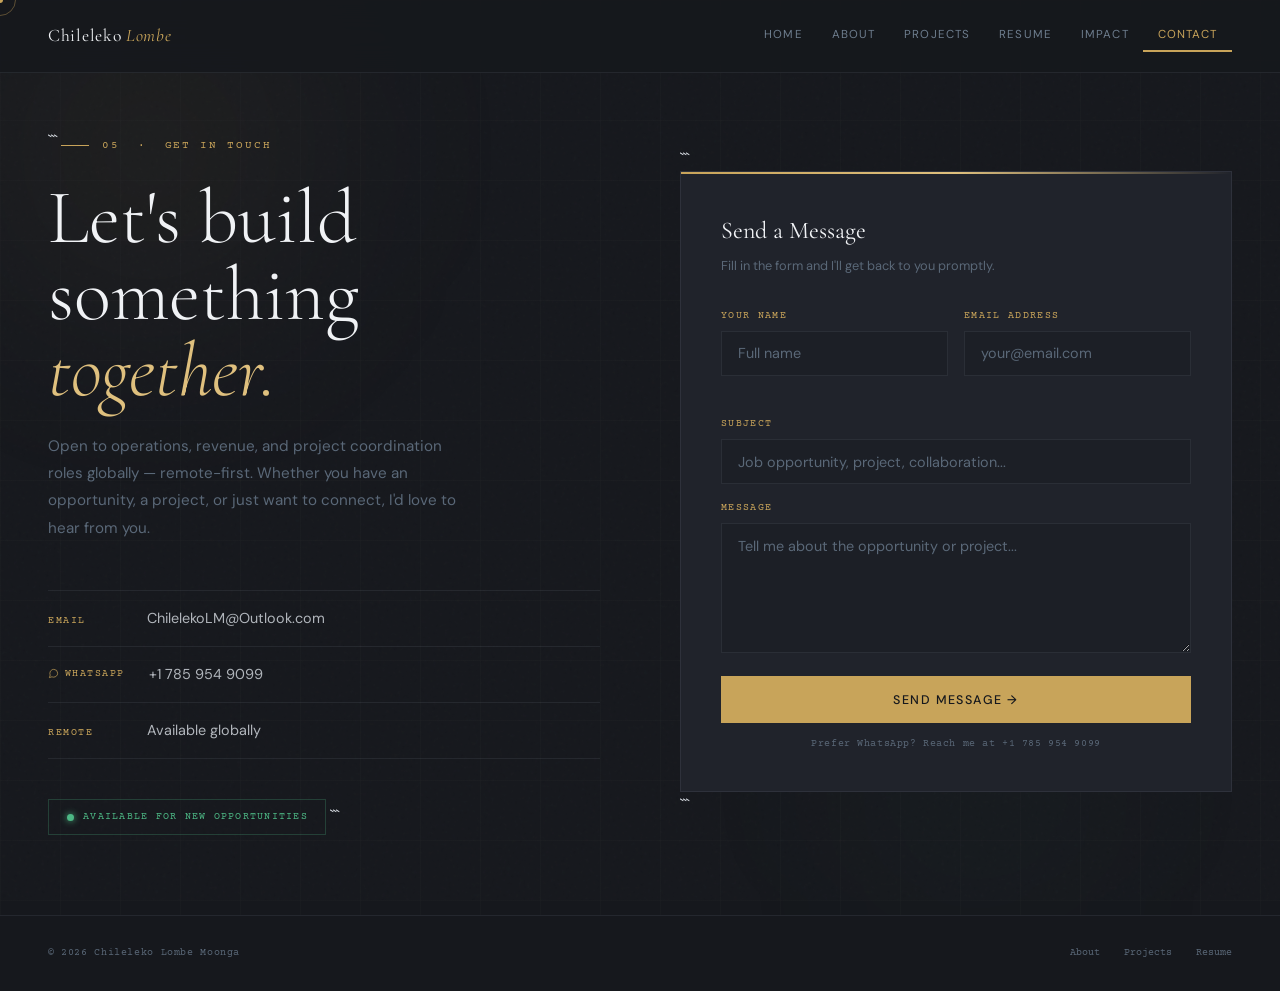
<file: contact.html>
<!DOCTYPE html>

<html lang="en">
<head>
  <meta charset="UTF-8"/>
  <meta name="viewport" content="width=device-width, initial-scale=1.0"/>
  <meta name="color-scheme" content="dark">
  <meta name="theme-color" content="#16181d">
  <title>Contact — Chileleko Lombe Moonga</title>
  <link rel="preconnect" href="https://fonts.googleapis.com">
  <link href="https://fonts.googleapis.com/css2?family=Cormorant+Garamond:ital,wght@0,300;0,400;0,500;1,300;1,400&family=DM+Sans:wght@300;400;500&family=Courier+Prime&display=swap" rel="stylesheet">

  <style>
    *,*::before,*::after{box-sizing:border-box;margin:0;padding:0}

    :root{
      --bg:#16181d;
      --bg-mid:#1c1f26;
      --bg-card:#20232b;
      --bg-hover:#252931;
      --gold:#c8a45a;
      --gold-light:#dfc07e;
      --silver:#a8b4c0;
      --silver-dim:#6e7e8e;
      --cream:#dde2e8;
      --white:#f0f2f5;
      --muted:#5a6878;
      --border:rgba(168,180,192,0.1);
      --border-gold:rgba(200,164,90,0.2);
      --green:#4db885
    }

    html{
      scroll-behavior:smooth;
      color-scheme:dark
    }

    body{
      font-family:'DM Sans',sans-serif;
      background:var(--bg)!important;
      color:var(--cream)!important;
      line-height:1.6;
      overflow-x:hidden;
      min-height:100vh;
      cursor:none
    }

    body::after{
      content:'';
      position:fixed;
      inset:0;
      background-image:url("data:image/svg+xml,%3Csvg viewBox='0 0 256 256' xmlns='http://www.w3.org/2000/svg'%3E%3Cfilter id='n'%3E%3CfeTurbulence type='fractalNoise' baseFrequency='0.9' numOctaves='4' stitchTiles='stitch'/%3E%3C/filter%3E%3Crect width='100%25' height='100%25' filter='url(%23n)' opacity='0.04'/%3E%3C/svg%3E");
      pointer-events:none;
      z-index:0;
      opacity:0.5
    }

    .cursor-dot{
      width:6px;
      height:6px;
      background:var(--gold);
      border-radius:50%;
      position:fixed;
      pointer-events:none;
      z-index:9999;
      transform:translate(-50%,-50%)
    }

    .cursor-ring{
      width:32px;
      height:32px;
      border:1px solid rgba(200,164,90,0.4);
      border-radius:50%;
      position:fixed;
      pointer-events:none;
      z-index:9998;
      transform:translate(-50%,-50%);
      transition:all 0.15s ease
    }

    .cursor-ring.hover{
      width:52px;
      height:52px;
      border-color:var(--gold);
      background:rgba(200,164,90,0.06)
    }

    nav{
      position:fixed;
      top:0;
      left:0;
      right:0;
      z-index:100;
      display:flex;
      justify-content:space-between;
      align-items:center;
      padding:1.2rem 3rem;
      background:rgba(22,24,29,0.88);
      backdrop-filter:blur(16px);
      border-bottom:1px solid var(--border)
    }

    .nav-logo{
      font-family:'Cormorant Garamond',serif;
      font-size:1.1rem;
      font-weight:400;
      letter-spacing:0.04em;
      color:var(--white);
      text-decoration:none
    }

    .nav-logo em{
      font-style:italic;
      color:var(--gold)
    }

    .nav-links{
      display:flex;
      gap:0;
      list-style:none
    }

    .nav-links a{
      display:block;
      padding:0.4rem 0.9rem;
      font-size:0.72rem;
      letter-spacing:0.1em;
      text-transform:uppercase;
      color:var(--silver-dim);
      text-decoration:none;
      border-bottom:2px solid transparent;
      transition:color 0.2s,border-color 0.2s
    }

    .nav-links a:hover,
    .nav-links a.active{
      color:var(--gold);
      border-color:var(--gold)
    }

    /* Full-height hero for contact */
    .contact-hero{
      min-height:100vh;
      display:grid;
      grid-template-columns:1fr 1fr;
      align-items:center;
      padding:8rem 3rem 5rem;
      position:relative;
      overflow:hidden;
      gap:5rem
    }

    .hero-grid{
      position:absolute;
      inset:0;
      background-image:
        linear-gradient(rgba(168,180,192,0.02) 1px,transparent 1px),
        linear-gradient(90deg,rgba(168,180,192,0.02) 1px,transparent 1px);
      background-size:60px 60px;
      pointer-events:none
    }

    .hero-orb{
      position:absolute;
      border-radius:50%;
      filter:blur(100px);
      pointer-events:none
    }

    .orb-a{
      width:500px;
      height:500px;
      background:radial-gradient(circle,rgba(200,164,90,0.08) 0%,transparent 70%);
      top:-100px;
      left:-100px;
      animation:orbF1 16s ease-in-out infinite
    }

    .orb-b{
      width:350px;
      height:350px;
      background:radial-gradient(circle,rgba(77,184,133,0.05) 0%,transparent 70%);
      bottom:-50px;
      right:10%;
      animation:orbF2 20s ease-in-out infinite
    }

    @keyframes orbF1{
      0%,100%{transform:translate(0,0)}
      50%{transform:translate(40px,30px)}
    }

    @keyframes orbF2{
      0%,100%{transform:translate(0,0)}
      50%{transform:translate(-30px,-40px)}
    }

    /* Left side */
    .contact-left{
      position:relative;
      z-index:1
    }

    .page-eyebrow{
      display:inline-flex;
      align-items:center;
      gap:0.8rem;
      font-family:'Courier Prime',monospace;
      font-size:0.68rem;
      letter-spacing:0.18em;
      text-transform:uppercase;
      color:var(--gold);
      margin-bottom:1.6rem;
      opacity:0;
      animation:fadeUp 0.6s ease forwards 0.1s
    }

    .page-eyebrow::before{
      content:'';
      display:block;
      width:28px;
      height:1px;
      background:var(--gold)
    }

    .contact-heading{
      font-family:'Cormorant Garamond',serif;
      font-size:clamp(3rem,6vw,5.5rem);
      font-weight:300;
      line-height:1;
      color:var(--white);
      margin-bottom:1.4rem;
      opacity:0;
      animation:fadeUp 0.7s ease forwards 0.25s
    }

    .contact-heading em{
      font-style:italic;
      color:var(--gold-light)
    }

    .contact-sub{
      font-size:0.95rem;
      color:var(--muted);
      line-height:1.8;
      max-width:420px;
      margin-bottom:3rem;
      opacity:0;
      animation:fadeUp 0.7s ease forwards 0.38s
    }

    .contact-items{
      display:flex;
      flex-direction:column;
      gap:0;
      margin-bottom:2.5rem;
      opacity:0;
      animation:fadeUp 0.7s ease forwards 0.5s
    }

    .contact-row{
      display:flex;
      align-items:baseline;
      gap:1.5rem;
      padding:1rem 0;
      border-bottom:1px solid var(--border);
      transition:padding-left 0.2s
    }

    .contact-row:first-child{
      border-top:1px solid var(--border)
    }

    .contact-row:hover{
      padding-left:0.5rem
    }

    .c-key{
      font-family:'Courier Prime',monospace;
      font-size:0.6rem;
      letter-spacing:0.16em;
      text-transform:uppercase;
      color:var(--gold);
      min-width:75px
    }

    .c-val{
      font-size:0.9rem;
      color:rgba(221,226,232,0.78)
    }

    .c-val a{
      color:inherit;
      text-decoration:none;
      border-bottom:1px solid transparent;
      transition:border-color 0.2s,color 0.2s
    }

    .c-val a:hover{
      color:var(--gold-light);
      border-color:var(--gold-light)
    }

    .avail-badge{
      display:inline-flex;
      align-items:center;
      gap:0.6rem;
      padding:0.55rem 1.1rem;
      border:1px solid rgba(77,184,133,0.25);
      font-family:'Courier Prime',monospace;
      font-size:0.65rem;
      letter-spacing:0.12em;
      text-transform:uppercase;
      color:var(--green);
      opacity:0;
      animation:fadeUp 0.7s ease forwards 0.6s
    }

    .avail-dot{
      width:7px;
      height:7px;
      border-radius:50%;
      background:var(--green);
      box-shadow:0 0 7px var(--green);
      animation:pulse 2s ease-in-out infinite;
      flex-shrink:0
    }

    @keyframes pulse{
      0%,100%{opacity:1}
      50%{opacity:0.35}
    }

    /* Right — form */
    .contact-right{
      position:relative;
      z-index:1;
      opacity:0;
      animation:fadeUp 0.8s ease forwards 0.4s
    }

    .form-wrap{
      border:1px solid var(--border);
      background:var(--bg-card);
      padding:2.5rem;
      position:relative;
      overflow:hidden
    }

    .form-wrap::before{
      content:'';
      position:absolute;
      top:0;
      left:0;
      right:0;
      height:2px;
      background:linear-gradient(to right,var(--gold),var(--gold-light),transparent)
    }

    .form-title{
      font-family:'Cormorant Garamond',serif;
      font-size:1.5rem;
      font-weight:400;
      color:var(--white);
      margin-bottom:0.3rem
    }

    .form-sub{
      font-size:0.8rem;
      color:var(--muted);
      margin-bottom:2rem
    }

    .form-row-grid{
      display:grid;
      grid-template-columns:1fr 1fr;
      gap:1rem;
      margin-bottom:1rem
    }

    .form-group{
      margin-bottom:1rem
    }

    .form-group:last-of-type{
      margin-bottom:1.5rem
    }

    .form-label{
      display:block;
      font-family:'Courier Prime',monospace;
      font-size:0.6rem;
      letter-spacing:0.14em;
      text-transform:uppercase;
      color:var(--gold);
      margin-bottom:0.45rem
    }

    .form-input,
    .form-textarea{
      width:100%;
      padding:0.8rem 1rem;
      background:var(--bg-mid);
      border:1px solid var(--border);
      color:var(--cream);
      font-family:'DM Sans',sans-serif;
      font-size:0.9rem;
      outline:none;
      transition:border-color 0.2s,background 0.2s;
      -webkit-appearance:none;
      border-radius:0
    }

    .form-input:focus,
    .form-textarea:focus{
      border-color:var(--border-gold);
      background:var(--bg-hover)
    }

    .form-input::placeholder,
    .form-textarea::placeholder{
      color:var(--muted)
    }

    .form-textarea{
      resize:vertical;
      min-height:130px
    }

    .form-submit{
      width:100%;
      padding:0.95rem;
      background:var(--gold);
      color:var(--bg);
      font-family:'DM Sans',sans-serif;
      font-size:0.78rem;
      font-weight:500;
      letter-spacing:0.12em;
      text-transform:uppercase;
      border:none;
      cursor:none;
      position:relative;
      overflow:hidden;
      transition:background 0.2s,transform 0.2s
    }

    .form-submit::before{
      content:'';
      position:absolute;
      inset:0;
      background:linear-gradient(120deg,transparent 30%,rgba(255,255,255,0.18) 50%,transparent 70%);
      transform:translateX(-100%);
      transition:transform 0.5s ease
    }

    .form-submit:hover{
      background:var(--gold-light);
      transform:translateY(-1px)
    }

    .form-submit:hover::before{
      transform:translateX(100%)
    }

    .form-submit:disabled{
      opacity:0.65;
      cursor:not-allowed;
      transform:none
    }

    .form-note{
      text-align:center;
      margin-top:0.8rem;
      font-family:'Courier Prime',monospace;
      font-size:0.6rem;
      color:var(--muted);
      letter-spacing:0.06em
    }

    /* Success state */
    .form-success{
      display:none;
      text-align:center;
      padding:3rem 1rem
    }

    .form-success.show{
      display:block
    }

    .success-icon{
      font-size:2.5rem;
      margin-bottom:1rem;
      animation:popIn 0.5s ease
    }

    @keyframes popIn{
      from{transform:scale(0.5);opacity:0}
      to{transform:scale(1);opacity:1}
    }

    .success-title{
      font-family:'Cormorant Garamond',serif;
      font-size:1.8rem;
      color:var(--white);
      margin-bottom:0.5rem
    }

    .success-sub{
      font-size:0.85rem;
      color:var(--muted)
    }

    .reveal{
      opacity:0;
      transform:translateY(24px);
      transition:opacity 0.6s ease,transform 0.6s ease
    }

    .reveal.visible{
      opacity:1;
      transform:translateY(0)
    }

    footer{
      position:relative;
      z-index:1;
      padding:1.8rem 3rem;
      border-top:1px solid var(--border);
      display:flex;
      justify-content:space-between;
      align-items:center
    }

    .footer-copy{
      font-family:'Courier Prime',monospace;
      font-size:0.65rem;
      color:var(--muted);
      letter-spacing:0.06em
    }

    .footer-links{
      display:flex;
      gap:1.5rem
    }

    .footer-links a{
      font-family:'Courier Prime',monospace;
      font-size:0.65rem;
      color:var(--muted);
      text-decoration:none;
      transition:color 0.2s
    }

    .footer-links a:hover{
      color:var(--gold)
    }

    /* Error message */
    .form-error{
      display:none;
      margin-top:0.8rem;
      padding:0.7rem 0.8rem;
      border:1px solid rgba(220,80,80,0.25);
      background:rgba(220,80,80,0.05);
      color:#d98b8b;
      font-size:0.72rem;
      text-align:center
    }

    .form-error.show{
      display:block
    }

    @keyframes fadeUp{
      from{
        opacity:0;
        transform:translateY(20px)
      }
      to{
        opacity:1;
        transform:translateY(0)
      }
    }

    @media(max-width:900px){
      .contact-hero{
        grid-template-columns:1fr;
        gap:3rem;
        padding:8rem 1.4rem 4rem;
        min-height:auto
      }

      nav{
        padding:1rem 1.4rem
      }

      .nav-links a{
        padding:0.4rem 0.55rem;
        font-size:0.65rem
      }

      footer{
        padding:1.5rem 1.4rem;
        flex-direction:column;
        gap:0.8rem
      }

      .form-row-grid{
        grid-template-columns:1fr
      }
    }

    @media(max-width:520px){
      .nav-links{
        display:none
      }

      .cursor-dot,
      .cursor-ring{
        display:none
      }

      body{
        cursor:auto
      }

      .form-submit{
        cursor:pointer
      }
    }
  </style>

</head>

<body>

<div class="cursor-dot" id="cursorDot"></div>
<div class="cursor-ring" id="cursorRing"></div>

<nav>
  <a class="nav-logo" href="index.html">Chileleko <em>Lombe</em></a>

  <ul class="nav-links">
    <li><a href="index.html">Home</a></li>
    <li><a href="about.html">About</a></li>
    <li><a href="projects.html">Projects</a></li>
    <li><a href="resume.html">Resume</a></li>
    <li><a href="impact.html">Impact</a></li>
    <li><a href="contact.html" class="active">Contact</a></li>
  </ul>
</nav>

<div class="contact-hero">

  <div class="hero-orb orb-a"></div>
  <div class="hero-orb orb-b"></div>
  <div class="hero-grid"></div>

  <div class="contact-left">

```
<div class="page-eyebrow">
  05 &nbsp;·&nbsp; Get in Touch
</div>

<h1 class="contact-heading">
  Let's build<br>
  something<br>
  <em>together.</em>
</h1>

<p class="contact-sub">
  Open to operations, revenue, and project coordination roles globally — remote-first. Whether you have an opportunity, a project, or just want to connect, I'd love to hear from you.
</p>

<div class="contact-items">

  <div class="contact-row">
    <span class="c-key">Email</span>
    <span class="c-val">
      <a href="mailto:ChilelekoLM@Outlook.com">ChilelekoLM@Outlook.com</a>
    </span>
  </div>

  <div class="contact-row">
    <span class="c-key" style="display:flex;align-items:center;gap:0.35rem;">
      <svg width="11" height="11" viewBox="0 0 24 24" fill="none" stroke="currentColor" stroke-width="1.5">
        <path d="M21 11.5a8.38 8.38 0 0 1-.9 3.8 8.5 8.5 0 0 1-7.6 4.7 8.38 8.38 0 0 1-3.8-.9L3 21l1.9-5.7a8.38 8.38 0 0 1-.9-3.8 8.5 8.5 0 0 1 4.7-7.6 8.38 8.38 0 0 1 3.8-.9h.5a8.48 8.48 0 0 1 8 8v.5z"/>
      </svg>
      WhatsApp
    </span>

    <span class="c-val">
      <a href="https://wa.me/17859549099" target="_blank" rel="noopener noreferrer">
        +1 785 954 9099
      </a>
    </span>
  </div>

  <div class="contact-row">
    <span class="c-key">Remote</span>
    <span class="c-val">Available globally</span>
  </div>

</div>

<div class="avail-badge">
  <span class="avail-dot"></span>
  Available for new opportunities
</div>
```

  </div>

  <div class="contact-right">

```
<div class="form-wrap">

  <div id="formBody">

    <div class="form-title">Send a Message</div>

    <div class="form-sub">
      Fill in the form and I'll get back to you promptly.
    </div>

    <div class="form-row-grid">

      <div class="form-group">
        <label class="form-label" for="name">Your Name</label>
        <input
          class="form-input"
          type="text"
          id="name"
          name="name"
          placeholder="Full name"
          autocomplete="name"
          required
        />
      </div>

      <div class="form-group">
        <label class="form-label" for="email">Email Address</label>
        <input
          class="form-input"
          type="email"
          id="email"
          name="email"
          placeholder="your@email.com"
          autocomplete="email"
          required
        />
      </div>

    </div>

    <div class="form-group">
      <label class="form-label" for="subject">Subject</label>
      <input
        class="form-input"
        type="text"
        id="subject"
        name="subject"
        placeholder="Job opportunity, project, collaboration..."
      />
    </div>

    <div class="form-group">
      <label class="form-label" for="message">Message</label>
      <textarea
        class="form-textarea"
        id="message"
        name="message"
        placeholder="Tell me about the opportunity or project..."
        required
      ></textarea>
    </div>

    <button
      type="button"
      class="form-submit"
      onclick="handleSubmit()"
    >
      Send Message →
    </button>

    <div class="form-error" id="formError"></div>

    <p class="form-note">
      Prefer WhatsApp? Reach me at +1 785 954 9099
    </p>

  </div>

  <div class="form-success" id="formSuccess">
    <div class="success-icon">✦</div>

    <div class="success-title">
      Message Sent!
    </div>

    <div class="success-sub">
      Thanks for reaching out — I'll be in touch shortly.
    </div>
  </div>

</div>
```

  </div>

</div>

<footer>
  <span class="footer-copy">
    © 2026 Chileleko Lombe Moonga
  </span>

  <div class="footer-links">
    <a href="about.html">About</a>
    <a href="projects.html">Projects</a>
    <a href="resume.html">Resume</a>
  </div>
</footer>

<script>
  /* Custom cursor */
  const dot = document.getElementById('cursorDot');
  const ring = document.getElementById('cursorRing');

  let mx = 0;
  let my = 0;
  let rx = 0;
  let ry = 0;

  document.addEventListener('mousemove', e => {
    mx = e.clientX;
    my = e.clientY;
  });

  (function anim(){
    dot.style.left = mx + 'px';
    dot.style.top = my + 'px';

    rx += (mx - rx) * 0.12;
    ry += (my - ry) * 0.12;

    ring.style.left = rx + 'px';
    ring.style.top = ry + 'px';

    requestAnimationFrame(anim);
  })();

  document
    .querySelectorAll('a,button,.form-input,.form-textarea,.contact-row')
    .forEach(el => {
      el.addEventListener('mouseenter', () => {
        ring.classList.add('hover');
      });

      el.addEventListener('mouseleave', () => {
        ring.classList.remove('hover');
      });
    });


  /* Formspree submission */
  async function handleSubmit(){

    const formBody = document.getElementById('formBody');
    const formSuccess = document.getElementById('formSuccess');
    const formError = document.getElementById('formError');

    const name = document.getElementById('name').value.trim();
    const email = document.getElementById('email').value.trim();
    const subject = document.getElementById('subject').value.trim();
    const message = document.getElementById('message').value.trim();

    const button = document.querySelector('.form-submit');

    /* Clear previous error */
    formError.textContent = '';
    formError.classList.remove('show');

    /* Basic validation */
    if(!name || !email || !message){
      formError.textContent =
        'Please fill in your name, email, and message.';
      formError.classList.add('show');
      return;
    }

    /* Prevent duplicate submissions */
    button.disabled = true;
    button.textContent = 'Sending...';

    /* Prepare Formspree data */
    const formData = new FormData();

    formData.append('name', name);
    formData.append('email', email);
    formData.append(
      'subject',
      subject || 'Portfolio Enquiry'
    );
    formData.append('message', message);

    try {

      const response = await fetch(
        'https://formspree.io/f/mzezeavj',
        {
          method: 'POST',
          body: formData,
          headers: {
            'Accept': 'application/json'
          }
        }
      );

      if(response.ok){

        /* Hide form */
        formBody.style.display = 'none';

        /* Show success state */
        formSuccess.classList.add('show');

      } else {

        const data = await response
          .json()
          .catch(() => ({}));

        const errorMessage =
          data.errors
            ?.map(error => error.message)
            .join(', ')
          || 'Something went wrong. Please try again.';

        formError.textContent = errorMessage;
        formError.classList.add('show');

        button.disabled = false;
        button.textContent = 'Send Message →';
      }

    } catch(error){

      formError.textContent =
        'Unable to send your message right now. Please try again or contact me via WhatsApp.';

      formError.classList.add('show');

      button.disabled = false;
      button.textContent = 'Send Message →';
    }
  }
</script>

</body>
</html>
</file>
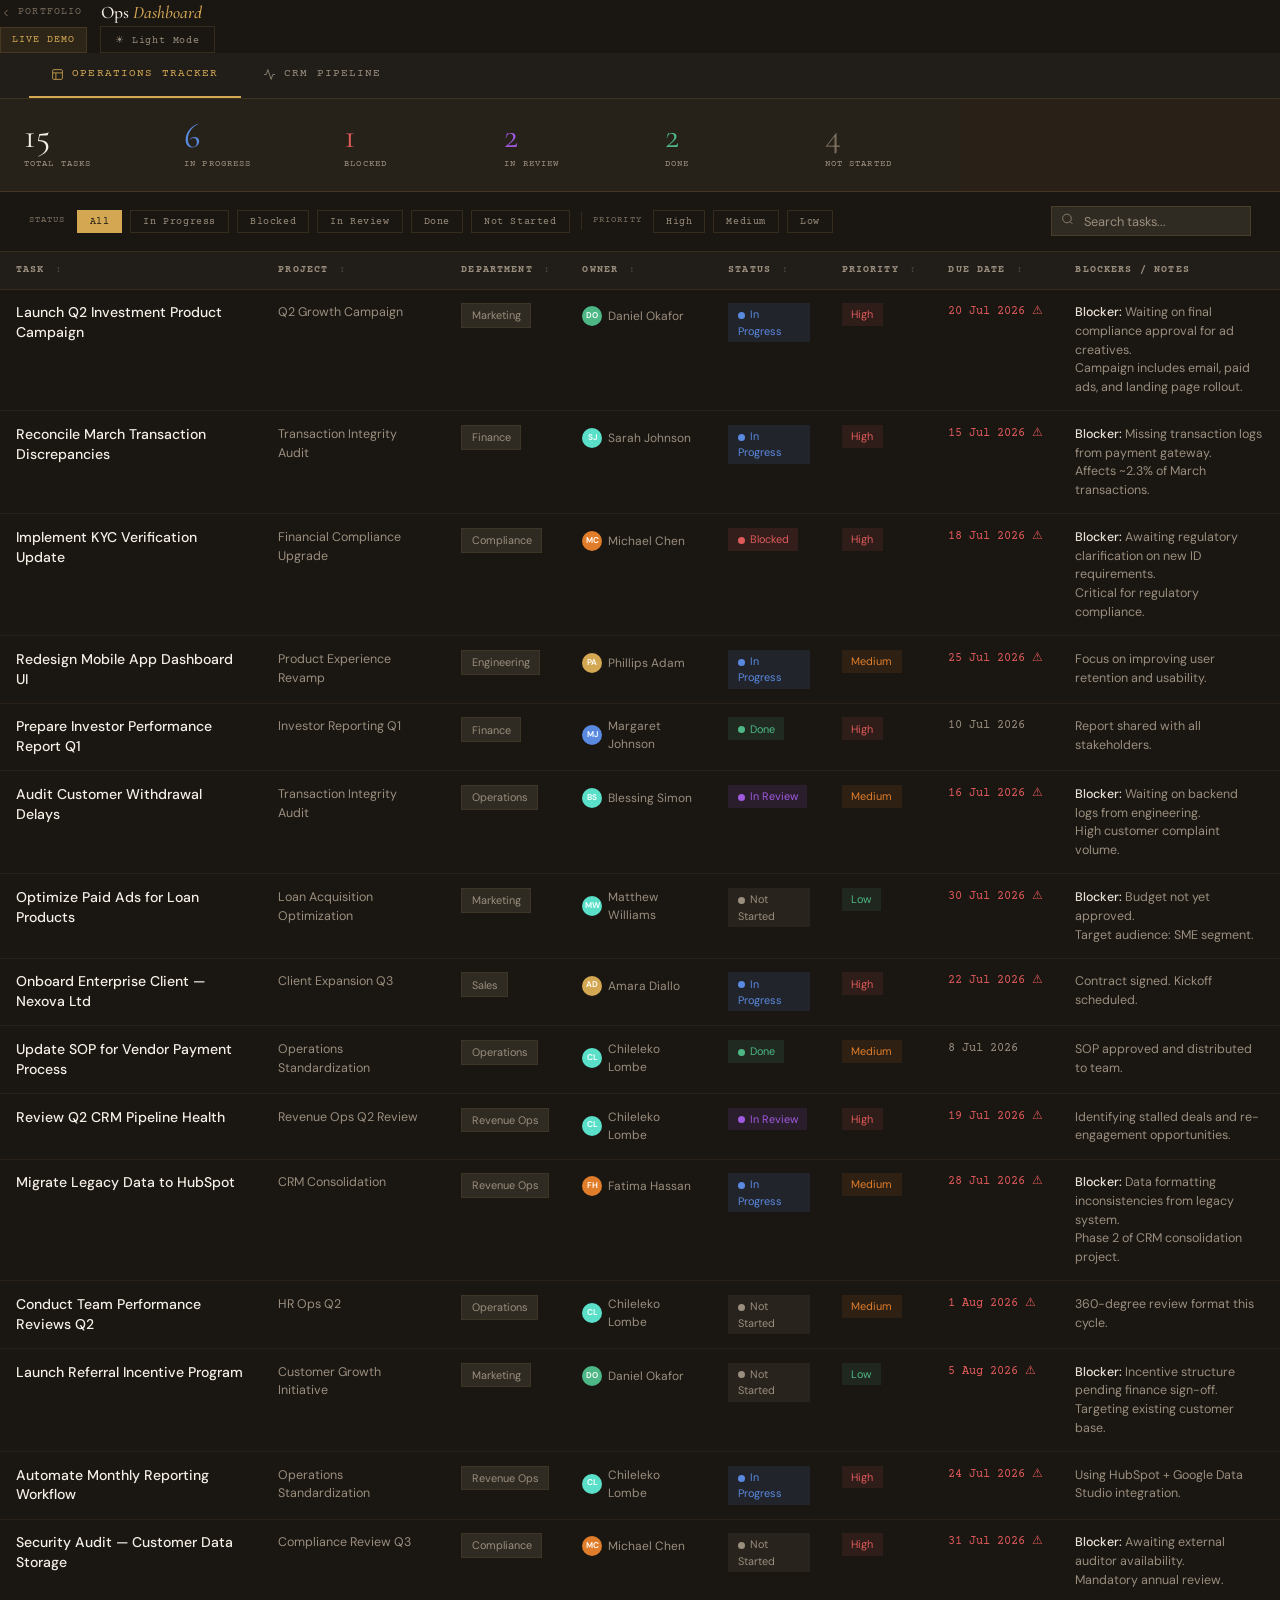
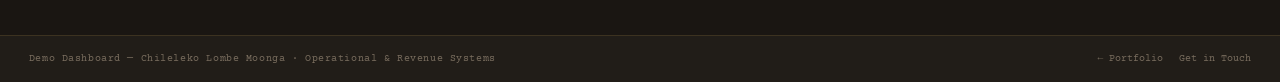
<file: dashboard.html>
<!DOCTYPE html>

<html lang="en">
<head>
  <meta charset="UTF-8"/>
  <meta name="viewport" content="width=device-width, initial-scale=1.0"/>
  <title>Operations Dashboard — Chileleko Lombe Moonga</title>
  <link rel="icon" type="image/x-icon" href="favicon.ico">
  <link rel="preconnect" href="https://fonts.googleapis.com">
  <link href="https://fonts.googleapis.com/css2?family=DM+Sans:wght@300;400;500&family=Courier+Prime&family=Cormorant+Garamond:ital,wght@0,400;0,500;1,400&display=swap" rel="stylesheet">
  <style>
    *,*::before,*::after{box-sizing:border-box;margin:0;padding:0}
    :root{
      --bg:#1a1612;--bg-mid:#211d18;--bg-card:#272219;--bg-hover:#2e2820;
      --surface:#302b22;--gold:#d4a853;--gold-light:#e8c278;--amber:#e07d2a;
      --cream:#e8e0d4;--white:#f5efe6;--muted:#7a6e5f;--silver:#b8a898;
      --border:rgba(212,168,83,0.15);--border-soft:rgba(212,168,83,0.08);
      --text:#e8e0d4;--text-dim:#9a8e7e;--text-bright:#f5efe6;
      --green:#4db885;--red:#e05a5a;--blue:#5a8ae0;--purple:#a05ae0;--orange:#e07d2a;
      --shadow:0 4px 24px rgba(0,0,0,0.4);
    }
    .light{
      --bg:#f5f2ee;--bg-mid:#edeae4;--bg-card:#ffffff;--bg-hover:#f0ece6;
      --surface:#e8e4de;--gold:#b8882a;--gold-light:#9a7020;--amber:#c06820;
      --cream:#2a2520;--white:#1a1612;--muted:#8a7e6e;--silver:#6a5e4e;
      --border:rgba(150,110,50,0.25);--border-soft:rgba(150,110,50,0.1);
      --text:#2a2520;--text-dim:#6a5e4e;--text-bright:#1a1612;
      --shadow:0 4px 24px rgba(0,0,0,0.1);
    }
    html,body{min-height:100vh}
    body{font-family:'DM Sans',sans-serif;background:var(--bg);color:var(--text);line-height:1.5;font-size:14px;transition:background 0.3s,color 0.3s}

```
/* TOPBAR */
.topbar{position:sticky;top:0;z-index:100;display:flex;justify-content:space-between;align-items:center;padding:0.8rem 1.8rem;background:var(--bg-mid);border-bottom:1px solid var(--border);backdrop-filter:blur(12px)}
.topbar-left{display:flex;align-items:center;gap:1.2rem}
.back-link{display:flex;align-items:center;gap:0.4rem;font-family:'Courier Prime',monospace;font-size:0.65rem;letter-spacing:0.1em;text-transform:uppercase;color:var(--muted);text-decoration:none;transition:color 0.2s}
.back-link:hover{color:var(--gold)}
.topbar-title{font-family:'Cormorant Garamond',serif;font-size:1.1rem;font-weight:500;color:var(--text-bright)}
.topbar-title em{font-style:italic;color:var(--gold)}
.topbar-right{display:flex;align-items:center;gap:0.8rem}
.theme-toggle{display:flex;align-items:center;gap:0.5rem;padding:0.4rem 0.9rem;border:1px solid var(--border);background:transparent;color:var(--text-dim);font-family:'Courier Prime',monospace;font-size:0.62rem;letter-spacing:0.08em;cursor:pointer;transition:all 0.2s}
.theme-toggle:hover{border-color:var(--gold);color:var(--gold)}
.demo-badge{padding:0.3rem 0.7rem;background:rgba(212,168,83,0.1);border:1px solid var(--border);font-family:'Courier Prime',monospace;font-size:0.6rem;letter-spacing:0.1em;text-transform:uppercase;color:var(--gold)}

/* TABS */
.tabs{display:flex;gap:0;padding:0 1.8rem;background:var(--bg-mid);border-bottom:1px solid var(--border)}
.tab{padding:0.8rem 1.4rem;font-family:'Courier Prime',monospace;font-size:0.7rem;letter-spacing:0.1em;text-transform:uppercase;color:var(--text-dim);cursor:pointer;border-bottom:2px solid transparent;transition:color 0.2s,border-color 0.2s;display:flex;align-items:center;gap:0.5rem}
.tab:hover{color:var(--text)}
.tab.active{color:var(--gold);border-color:var(--gold)}
.tab svg{width:13px;height:13px;stroke:currentColor;fill:none;stroke-width:1.5}

/* SUMMARY CARDS */
.summary{display:grid;grid-template-columns:repeat(auto-fill,minmax(150px,1fr));gap:1px;background:var(--border-soft);border-bottom:1px solid var(--border)}
.summary-card{background:var(--bg-card);padding:1.2rem 1.5rem;transition:background 0.2s;cursor:default}
.summary-card:hover{background:var(--bg-hover)}
.summary-num{font-family:'Cormorant Garamond',serif;font-size:2.2rem;font-weight:400;line-height:1;margin-bottom:0.3rem}
.summary-label{font-family:'Courier Prime',monospace;font-size:0.58rem;letter-spacing:0.12em;text-transform:uppercase;color:var(--text-dim)}

/* FILTERS */
.filters{display:flex;align-items:center;gap:0.5rem;flex-wrap:wrap;padding:0.9rem 1.8rem;border-bottom:1px solid var(--border);background:var(--bg)}
.filter-label{font-family:'Courier Prime',monospace;font-size:0.58rem;letter-spacing:0.12em;text-transform:uppercase;color:var(--muted);margin-right:0.2rem}
.filter-btn{padding:0.3rem 0.75rem;border:1px solid var(--border);background:transparent;color:var(--text-dim);font-family:'Courier Prime',monospace;font-size:0.62rem;letter-spacing:0.06em;cursor:pointer;transition:all 0.2s;white-space:nowrap}
.filter-btn:hover{border-color:var(--gold);color:var(--gold)}
.filter-btn.active{background:var(--gold);color:#1a1612;border-color:var(--gold)}
.filter-sep{width:1px;height:18px;background:var(--border);margin:0 0.2rem;flex-shrink:0}
.search-wrap{margin-left:auto;position:relative}
.search-input{padding:0.35rem 0.8rem 0.35rem 2rem;background:var(--surface);border:1px solid var(--border);color:var(--text);font-family:'DM Sans',sans-serif;font-size:0.8rem;outline:none;width:200px;transition:border-color 0.2s}
.search-input:focus{border-color:var(--gold)}
.search-input::placeholder{color:var(--text-dim)}
.search-icon{position:absolute;left:0.6rem;top:50%;transform:translateY(-50%);color:var(--text-dim)}
.search-icon svg{width:13px;height:13px;stroke:currentColor;fill:none;stroke-width:1.5}

/* TABLE */
.table-wrap{overflow-x:auto;padding-bottom:2rem}
table{width:100%;border-collapse:collapse;min-width:900px}
thead tr{background:var(--bg-mid);border-bottom:1px solid var(--border)}
th{padding:0.7rem 1rem;font-family:'Courier Prime',monospace;font-size:0.6rem;letter-spacing:0.12em;text-transform:uppercase;color:var(--text-dim);text-align:left;white-space:nowrap;cursor:pointer;user-select:none;transition:color 0.2s}
th:hover{color:var(--gold)}
th.sorted{color:var(--gold)}
.sort-icon{display:inline-block;margin-left:4px;opacity:0.5;font-size:0.55rem}
th.sorted .sort-icon{opacity:1}
td{padding:0.85rem 1rem;border-bottom:1px solid var(--border-soft);vertical-align:top;transition:background 0.15s}
tbody tr:hover td{background:var(--bg-hover)}
tbody tr:last-child td{border-bottom:none}
.td-name{font-weight:500;color:var(--text-bright);font-size:0.88rem;line-height:1.4}
.td-project{font-size:0.78rem;color:var(--text-dim)}
.td-date{font-family:'Courier Prime',monospace;font-size:0.72rem;color:var(--text-dim);white-space:nowrap}
.td-notes{font-size:0.78rem;color:var(--text-dim);max-width:220px;line-height:1.5}
.td-notes strong{color:var(--text);font-weight:500}

/* TAGS */
.tag{display:inline-block;padding:0.2rem 0.6rem;font-size:0.68rem;border-radius:0}
.tag-dept{background:var(--surface);color:var(--text-dim);border:1px solid var(--border-soft)}
.tag-done{background:rgba(77,184,133,0.12);color:#4db885}
.tag-progress{background:rgba(90,138,224,0.12);color:#5a8ae0}
.tag-blocked{background:rgba(224,90,90,0.12);color:#e05a5a}
.tag-review{background:rgba(160,90,224,0.12);color:#a05ae0}
.tag-notstarted{background:rgba(122,110,95,0.15);color:#9a8e7e}
.tag-high{background:rgba(224,90,90,0.1);color:#e05a5a}
.tag-medium{background:rgba(224,125,42,0.1);color:#e07d2a}
.tag-low{background:rgba(77,184,133,0.1);color:#4db885}
.status-dot{display:inline-block;width:7px;height:7px;border-radius:50%;margin-right:5px;vertical-align:middle}
.dot-done{background:#4db885}
.dot-progress{background:#5a8ae0}
.dot-blocked{background:#e05a5a}
.dot-review{background:#a05ae0}
.dot-ns{background:#9a8e7e}
.owner-chip{display:inline-flex;align-items:center;gap:0.35rem;font-size:0.75rem;color:var(--text-dim)}
.owner-avatar{width:20px;height:20px;border-radius:50%;display:flex;align-items:center;justify-content:center;font-size:0.52rem;font-weight:600;color:#fff;flex-shrink:0}
.overdue{color:#e05a5a!important}

/* PIPELINE */
.pipeline-wrap{padding:1.5rem 1.8rem}
.pipeline-summary{display:grid;grid-template-columns:repeat(4,1fr);gap:1px;background:var(--border-soft);border:1px solid var(--border);margin-bottom:1.5rem}
.ps-card{background:var(--bg-card);padding:1rem 1.2rem}
.ps-label{font-family:'Courier Prime',monospace;font-size:0.58rem;letter-spacing:0.12em;text-transform:uppercase;color:var(--text-dim);margin-bottom:0.3rem}
.ps-val{font-family:'Cormorant Garamond',serif;font-size:1.8rem;font-weight:400;color:var(--gold);line-height:1}
.pipeline-header{display:flex;justify-content:space-between;align-items:center;margin-bottom:1.5rem;flex-wrap:wrap;gap:0.8rem}
.pipeline-title{font-family:'Cormorant Garamond',serif;font-size:1.4rem;color:var(--text-bright)}
.pipeline-title em{font-style:italic;color:var(--gold)}
.pipeline-filters{display:flex;gap:0.5rem;flex-wrap:wrap}
.pipeline-board{display:grid;grid-template-columns:repeat(5,1fr);gap:0.8rem;align-items:start}
.pipeline-col-header{display:flex;justify-content:space-between;align-items:center;padding:0.6rem 0.8rem;background:var(--bg-mid);border:1px solid var(--border);margin-bottom:0.5rem}
.pipeline-col-name{font-family:'Courier Prime',monospace;font-size:0.58rem;letter-spacing:0.1em;text-transform:uppercase;color:var(--text-dim)}
.pipeline-col-count{font-family:'Courier Prime',monospace;font-size:0.58rem;color:var(--gold)}
.deal-card{background:var(--bg-card);border:1px solid var(--border);padding:0.9rem;margin-bottom:0.5rem;transition:border-color 0.2s,transform 0.2s;cursor:default;position:relative;overflow:hidden}
.deal-card::before{content:'';position:absolute;left:0;top:0;bottom:0;width:3px;background:var(--gold);opacity:0;transition:opacity 0.2s}
.deal-card:hover{transform:translateY(-1px);box-shadow:var(--shadow)}
.deal-card:hover::before{opacity:1}
.deal-company{font-weight:500;font-size:0.85rem;color:var(--text-bright);margin-bottom:0.2rem}
.deal-name{font-size:0.72rem;color:var(--text-dim);margin-bottom:0.5rem}
.deal-value{font-family:'Courier Prime',monospace;font-size:0.78rem;color:var(--gold);margin-bottom:0.4rem}
.deal-meta{display:flex;justify-content:space-between;align-items:center}
.deal-owner{font-size:0.68rem;color:var(--text-dim)}
.deal-prob{font-family:'Courier Prime',monospace;font-size:0.62rem;padding:0.12rem 0.35rem;background:var(--surface);color:var(--text-dim)}
.deal-progress{height:2px;background:var(--border);margin-top:0.5rem}
.deal-progress-fill{height:100%;background:linear-gradient(to right,var(--amber),var(--gold));transition:width 0.8s ease}
.no-deals{padding:1rem;text-align:center;color:var(--text-dim);font-size:0.75rem;border:1px dashed var(--border)}

/* EMPTY */
.empty-state{text-align:center;padding:4rem 2rem;color:var(--text-dim)}
.empty-state svg{width:40px;height:40px;stroke:currentColor;fill:none;stroke-width:1;margin-bottom:1rem;opacity:0.4;display:block;margin-left:auto;margin-right:auto}
.empty-label{font-family:'Courier Prime',monospace;font-size:0.7rem;letter-spacing:0.1em;text-transform:uppercase}

/* FOOTER */
.dash-footer{padding:1rem 1.8rem;border-top:1px solid var(--border);display:flex;justify-content:space-between;align-items:center;background:var(--bg-mid);flex-wrap:wrap;gap:0.5rem}
.dash-footer-left{font-family:'Courier Prime',monospace;font-size:0.6rem;color:var(--muted);letter-spacing:0.06em}
.dash-footer-right{display:flex;align-items:center;gap:1rem}
.dash-footer-right a{font-family:'Courier Prime',monospace;font-size:0.6rem;color:var(--muted);text-decoration:none;transition:color 0.2s}
.dash-footer-right a:hover{color:var(--gold)}

@media(max-width:900px){
  .pipeline-board{grid-template-columns:1fr 1fr}
  .pipeline-summary{grid-template-columns:1fr 1fr}
  .summary{grid-template-columns:repeat(3,1fr)}
  .topbar,.tabs,.filters,.pipeline-wrap{padding-left:1rem;padding-right:1rem}
}
@media(max-width:520px){
  .pipeline-board{grid-template-columns:1fr}
  .summary{grid-template-columns:1fr 1fr}
  .search-wrap{display:none}
  .topbar-title{display:none}
}
```

  </style>
</head>
<body id="body">

<div class="topbar">
  <div class="topbar-left">
    <a href="index.html" class="back-link">
      <svg width="12" height="12" viewBox="0 0 24 24" fill="none" stroke="currentColor" stroke-width="2"><polyline points="15 18 9 12 15 6"/></svg>
      Portfolio
    </a>
    <div class="topbar-title">Ops <em>Dashboard</em></div>
  </div>
  <div class="topbar-right">
    <span class="demo-badge">Live Demo</span>
    <button class="theme-toggle" onclick="toggleTheme()" id="themeBtn">☀ Light Mode</button>
  </div>
</div>

<div class="tabs">
  <div class="tab active" id="tab-ops" onclick="switchTab('ops')">
    <svg viewBox="0 0 24 24"><rect x="3" y="3" width="18" height="18" rx="2"/><line x1="3" y1="9" x2="21" y2="9"/><line x1="9" y1="21" x2="9" y2="9"/></svg>
    Operations Tracker
  </div>
  <div class="tab" id="tab-crm" onclick="switchTab('crm')">
    <svg viewBox="0 0 24 24"><polyline points="22 12 18 12 15 21 9 3 6 12 2 12"/></svg>
    CRM Pipeline
  </div>
</div>

<!-- OPS TAB -->

<div id="ops-tab">
  <div class="summary" id="ops-summary"></div>
  <div class="filters">
    <span class="filter-label">Status</span>
    <button class="filter-btn active" onclick="filterOps('status','all',this)">All</button>
    <button class="filter-btn" onclick="filterOps('status','In Progress',this)">In Progress</button>
    <button class="filter-btn" onclick="filterOps('status','Blocked',this)">Blocked</button>
    <button class="filter-btn" onclick="filterOps('status','In Review',this)">In Review</button>
    <button class="filter-btn" onclick="filterOps('status','Done',this)">Done</button>
    <button class="filter-btn" onclick="filterOps('status','Not Started',this)">Not Started</button>
    <div class="filter-sep"></div>
    <span class="filter-label">Priority</span>
    <button class="filter-btn" onclick="filterOps('priority','High',this)">High</button>
    <button class="filter-btn" onclick="filterOps('priority','Medium',this)">Medium</button>
    <button class="filter-btn" onclick="filterOps('priority','Low',this)">Low</button>
    <div class="search-wrap">
      <span class="search-icon"><svg viewBox="0 0 24 24"><circle cx="11" cy="11" r="8"/><line x1="21" y1="21" x2="16.65" y2="16.65"/></svg></span>
      <input class="search-input" type="text" placeholder="Search tasks..." oninput="searchOps(this.value)"/>
    </div>
  </div>
  <div class="table-wrap">
    <table>
      <thead>
        <tr>
          <th onclick="sortOps('name')">Task <span class="sort-icon">↕</span></th>
          <th onclick="sortOps('project')">Project <span class="sort-icon">↕</span></th>
          <th onclick="sortOps('department')">Department <span class="sort-icon">↕</span></th>
          <th onclick="sortOps('owner')">Owner <span class="sort-icon">↕</span></th>
          <th onclick="sortOps('status')">Status <span class="sort-icon">↕</span></th>
          <th onclick="sortOps('priority')">Priority <span class="sort-icon">↕</span></th>
          <th onclick="sortOps('due')">Due Date <span class="sort-icon">↕</span></th>
          <th>Blockers / Notes</th>
        </tr>
      </thead>
      <tbody id="ops-tbody"></tbody>
    </table>
  </div>
</div>

<!-- CRM TAB -->

<div id="crm-tab" style="display:none">
  <div class="pipeline-wrap">
    <div class="pipeline-summary" id="crm-summary"></div>
    <div class="pipeline-header">
      <div class="pipeline-title">Revenue <em>Pipeline</em></div>
      <div class="pipeline-filters">
        <button class="filter-btn active" onclick="filterCRM('all',this)">All Deals</button>
        <button class="filter-btn" onclick="filterCRM('high',this)">High Value ($40k+)</button>
        <button class="filter-btn" onclick="filterCRM('soon',this)">Closing Soon</button>
      </div>
    </div>
    <div class="pipeline-board" id="crm-board"></div>
  </div>
</div>

<div class="dash-footer">
  <span class="dash-footer-left">Demo Dashboard — Chileleko Lombe Moonga · Operational &amp; Revenue Systems</span>
  <div class="dash-footer-right">
    <a href="index.html">← Portfolio</a>
    <a href="contact.html">Get in Touch</a>
  </div>
</div>

<script>
const opsData=[
  {name:"Launch Q2 Investment Product Campaign",project:"Q2 Growth Campaign",department:"Marketing",owner:"Daniel Okafor",status:"In Progress",priority:"High",due:"2026-07-20",blockers:"Waiting on final compliance approval for ad creatives.",notes:"Campaign includes email, paid ads, and landing page rollout."},
  {name:"Reconcile March Transaction Discrepancies",project:"Transaction Integrity Audit",department:"Finance",owner:"Sarah Johnson",status:"In Progress",priority:"High",due:"2026-07-15",blockers:"Missing transaction logs from payment gateway.",notes:"Affects ~2.3% of March transactions."},
  {name:"Implement KYC Verification Update",project:"Financial Compliance Upgrade",department:"Compliance",owner:"Michael Chen",status:"Blocked",priority:"High",due:"2026-07-18",blockers:"Awaiting regulatory clarification on new ID requirements.",notes:"Critical for regulatory compliance."},
  {name:"Redesign Mobile App Dashboard UI",project:"Product Experience Revamp",department:"Engineering",owner:"Phillips Adam",status:"In Progress",priority:"Medium",due:"2026-07-25",blockers:"None",notes:"Focus on improving user retention and usability."},
  {name:"Prepare Investor Performance Report Q1",project:"Investor Reporting Q1",department:"Finance",owner:"Margaret Johnson",status:"Done",priority:"High",due:"2026-07-10",blockers:"None",notes:"Report shared with all stakeholders."},
  {name:"Audit Customer Withdrawal Delays",project:"Transaction Integrity Audit",department:"Operations",owner:"Blessing Simon",status:"In Review",priority:"Medium",due:"2026-07-16",blockers:"Waiting on backend logs from engineering.",notes:"High customer complaint volume."},
  {name:"Optimize Paid Ads for Loan Products",project:"Loan Acquisition Optimization",department:"Marketing",owner:"Matthew Williams",status:"Not Started",priority:"Low",due:"2026-07-30",blockers:"Budget not yet approved.",notes:"Target audience: SME segment."},
  {name:"Onboard Enterprise Client — Nexova Ltd",project:"Client Expansion Q3",department:"Sales",owner:"Amara Diallo",status:"In Progress",priority:"High",due:"2026-07-22",blockers:"None",notes:"Contract signed. Kickoff scheduled."},
  {name:"Update SOP for Vendor Payment Process",project:"Operations Standardization",department:"Operations",owner:"Chileleko Lombe",status:"Done",priority:"Medium",due:"2026-07-08",blockers:"None",notes:"SOP approved and distributed to team."},
  {name:"Review Q2 CRM Pipeline Health",project:"Revenue Ops Q2 Review",department:"Revenue Ops",owner:"Chileleko Lombe",status:"In Review",priority:"High",due:"2026-07-19",blockers:"None",notes:"Identifying stalled deals and re-engagement opportunities."},
  {name:"Migrate Legacy Data to HubSpot",project:"CRM Consolidation",department:"Revenue Ops",owner:"Fatima Hassan",status:"In Progress",priority:"Medium",due:"2026-07-28",blockers:"Data formatting inconsistencies from legacy system.",notes:"Phase 2 of CRM consolidation project."},
  {name:"Conduct Team Performance Reviews Q2",project:"HR Ops Q2",department:"Operations",owner:"Chileleko Lombe",status:"Not Started",priority:"Medium",due:"2026-08-01",blockers:"None",notes:"360-degree review format this cycle."},
  {name:"Launch Referral Incentive Program",project:"Customer Growth Initiative",department:"Marketing",owner:"Daniel Okafor",status:"Not Started",priority:"Low",due:"2026-08-05",blockers:"Incentive structure pending finance sign-off.",notes:"Targeting existing customer base."},
  {name:"Automate Monthly Reporting Workflow",project:"Operations Standardization",department:"Revenue Ops",owner:"Chileleko Lombe",status:"In Progress",priority:"High",due:"2026-07-24",blockers:"None",notes:"Using HubSpot + Google Data Studio integration."},
  {name:"Security Audit — Customer Data Storage",project:"Compliance Review Q3",department:"Compliance",owner:"Michael Chen",status:"Not Started",priority:"High",due:"2026-07-31",blockers:"Awaiting external auditor availability.",notes:"Mandatory annual review."},
];

const stages=["Lead Identified","Qualified","Proposal Sent","Negotiation","Closed Won"];
const crmDeals=[
  {company:"Nexova Ltd",name:"Enterprise Operations Suite",value:48000,stage:"Closed Won",owner:"Amara Diallo",prob:100,close:"2026-07-22"},
  {company:"Meridian Bank",name:"CRM Implementation Package",value:85000,stage:"Negotiation",owner:"Chileleko Lombe",prob:75,close:"2026-07-31"},
  {company:"Apex Logistics",name:"Revenue Ops Audit & Setup",value:32000,stage:"Proposal Sent",owner:"Sarah Johnson",prob:55,close:"2026-08-10"},
  {company:"Sunrise Capital",name:"Q3 Reporting Automation",value:27500,stage:"Qualified",owner:"Chileleko Lombe",prob:40,close:"2026-08-20"},
  {company:"TechBridge Africa",name:"HubSpot Onboarding",value:19000,stage:"Lead Identified",owner:"Daniel Okafor",prob:20,close:"2026-09-01"},
  {company:"Kalahari Ventures",name:"Operations Dashboard Build",value:41000,stage:"Proposal Sent",owner:"Margaret Johnson",prob:60,close:"2026-08-05"},
  {company:"Zuri Fintech",name:"Process Improvement Retainer",value:72000,stage:"Negotiation",owner:"Chileleko Lombe",prob:80,close:"2026-07-28"},
  {company:"Lumina Health",name:"Cross-functional PM Support",value:38500,stage:"Qualified",owner:"Phillips Adam",prob:35,close:"2026-08-25"},
  {company:"Nova Retail Group",name:"Vendor Management SOP",value:15000,stage:"Lead Identified",owner:"Blessing Simon",prob:15,close:"2026-09-10"},
  {company:"Atlas Group",name:"CRM Pipeline Restructure",value:55000,stage:"Closed Won",owner:"Amara Diallo",prob:100,close:"2026-07-05"},
  {company:"Pinnacle Investments",name:"KPI Dashboard Setup",value:29000,stage:"Proposal Sent",owner:"Fatima Hassan",prob:50,close:"2026-08-15"},
  {company:"Sahara Logistics",name:"Automation Workflow Build",value:22000,stage:"Lead Identified",owner:"Daniel Okafor",prob:25,close:"2026-09-20"},
];

let opsFilter={status:'all',priority:'all',search:''};
let opsSortKey=null,opsSortDir=1,crmFilter='all',isLight=false;

const avatarColors=['#5a8ae0','#e07d2a','#4db885','#a05ae0','#e05a5a','#d4a853','#5ae0c8'];
const avatarColor=name=>{let h=0;for(let c of name)h=(h<<5)-h+c.charCodeAt(0);return avatarColors[Math.abs(h)%avatarColors.length]};
const initials=name=>name.split(' ').map(n=>n[0]).join('').substring(0,2).toUpperCase();
const fmtDate=d=>new Date(d).toLocaleDateString('en-GB',{day:'numeric',month:'short',year:'numeric'});
const fmtCurrency=v=>'$'+v.toLocaleString();
const isOverdue=(due,status)=>new Date(due)<new Date()&&status!=='Done';

const statusTag=s=>({
  'In Progress':'<span class="tag tag-progress"><span class="status-dot dot-progress"></span>In Progress</span>',
  'Blocked':'<span class="tag tag-blocked"><span class="status-dot dot-blocked"></span>Blocked</span>',
  'In Review':'<span class="tag tag-review"><span class="status-dot dot-review"></span>In Review</span>',
  'Done':'<span class="tag tag-done"><span class="status-dot dot-done"></span>Done</span>',
  'Not Started':'<span class="tag tag-notstarted"><span class="status-dot dot-ns"></span>Not Started</span>',
}[s]||s);

const priorityTag=p=>({
  'High':'<span class="tag tag-high">High</span>',
  'Medium':'<span class="tag tag-medium">Medium</span>',
  'Low':'<span class="tag tag-low">Low</span>',
}[p]||p);

function renderOpsSummary(){
  const c={total:opsData.length,progress:0,blocked:0,done:0,review:0,ns:0};
  opsData.forEach(r=>{
    if(r.status==='In Progress')c.progress++;
    else if(r.status==='Blocked')c.blocked++;
    else if(r.status==='Done')c.done++;
    else if(r.status==='In Review')c.review++;
    else c.ns++;
  });
  document.getElementById('ops-summary').innerHTML=`
    <div class="summary-card"><div class="summary-num" style="color:var(--text-bright)">${c.total}</div><div class="summary-label">Total Tasks</div></div>
    <div class="summary-card"><div class="summary-num" style="color:#5a8ae0">${c.progress}</div><div class="summary-label">In Progress</div></div>
    <div class="summary-card"><div class="summary-num" style="color:#e05a5a">${c.blocked}</div><div class="summary-label">Blocked</div></div>
    <div class="summary-card"><div class="summary-num" style="color:#a05ae0">${c.review}</div><div class="summary-label">In Review</div></div>
    <div class="summary-card"><div class="summary-num" style="color:#4db885">${c.done}</div><div class="summary-label">Done</div></div>
    <div class="summary-card"><div class="summary-num" style="color:var(--muted)">${c.ns}</div><div class="summary-label">Not Started</div></div>
  `;
}

function getFilteredOps(){
  return opsData.filter(r=>{
    if(opsFilter.status!=='all'&&r.status!==opsFilter.status)return false;
    if(opsFilter.priority!=='all'&&r.priority!==opsFilter.priority)return false;
    if(opsFilter.search){const q=opsFilter.search.toLowerCase();if(![r.name,r.project,r.owner,r.department].some(v=>v.toLowerCase().includes(q)))return false;}
    return true;
  });
}

function renderOpsTable(){
  let data=getFilteredOps();
  if(opsSortKey){
    data=[...data].sort((a,b)=>{
      let av=a[opsSortKey],bv=b[opsSortKey];
      if(opsSortKey==='due'){av=new Date(av);bv=new Date(bv);}
      else{av=av.toLowerCase();bv=bv.toLowerCase();}
      return av<bv?-opsSortDir:av>bv?opsSortDir:0;
    });
  }
  const tbody=document.getElementById('ops-tbody');
  if(!data.length){
    tbody.innerHTML=`<tr><td colspan="8"><div class="empty-state"><svg viewBox="0 0 24 24"><circle cx="12" cy="12" r="10"/><line x1="4.93" y1="4.93" x2="19.07" y2="19.07"/></svg><div class="empty-label">No tasks match your filters</div></div></td></tr>`;
    return;
  }
  tbody.innerHTML=data.map(r=>`<tr>
    <td><div class="td-name">${r.name}</div></td>
    <td><div class="td-project">${r.project}</div></td>
    <td><span class="tag tag-dept">${r.department}</span></td>
    <td><div class="owner-chip"><div class="owner-avatar" style="background:${avatarColor(r.owner)}">${initials(r.owner)}</div>${r.owner}</div></td>
    <td>${statusTag(r.status)}</td>
    <td>${priorityTag(r.priority)}</td>
    <td><div class="td-date${isOverdue(r.due,r.status)?' overdue':''}">${fmtDate(r.due)}${isOverdue(r.due,r.status)?' ⚠':''}</div></td>
    <td><div class="td-notes">${r.blockers!=='None'?`<strong>Blocker:</strong> ${r.blockers}<br>`:''}<span>${r.notes}</span></div></td>
  </tr>`).join('');
}

function filterOps(type,val,btn){
  opsFilter[type]=val;
  const statusVals=['All','In Progress','Blocked','In Review','Done','Not Started'];
  const priorityVals=['High','Medium','Low'];
  document.querySelectorAll('.filters .filter-btn').forEach(b=>{
    const t=b.textContent.trim();
    if(type==='status'&&statusVals.includes(t))b.classList.remove('active');
    if(type==='priority'&&priorityVals.includes(t))b.classList.remove('active');
  });
  btn.classList.add('active');
  renderOpsTable();
}

function searchOps(val){opsFilter.search=val;renderOpsTable();}

function sortOps(key){
  if(opsSortKey===key)opsSortDir*=-1;
  else{opsSortKey=key;opsSortDir=1;}
  document.querySelectorAll('th').forEach(th=>th.classList.remove('sorted'));
  event.currentTarget.classList.add('sorted');
  renderOpsTable();
}

function renderCRMSummary(){
  const total=crmDeals.reduce((s,d)=>s+d.value,0);
  const won=crmDeals.filter(d=>d.stage==='Closed Won').reduce((s,d)=>s+d.value,0);
  const active=crmDeals.filter(d=>d.stage!=='Closed Won').length;
  const weighted=Math.round(crmDeals.reduce((s,d)=>s+d.value*(d.prob/100),0));
  document.getElementById('crm-summary').innerHTML=`
    <div class="ps-card"><div class="ps-label">Total Pipeline</div><div class="ps-val">${fmtCurrency(total)}</div></div>
    <div class="ps-card"><div class="ps-label">Closed Won</div><div class="ps-val" style="color:#4db885">${fmtCurrency(won)}</div></div>
    <div class="ps-card"><div class="ps-label">Active Deals</div><div class="ps-val">${active}</div></div>
    <div class="ps-card"><div class="ps-label">Weighted Value</div><div class="ps-val">${fmtCurrency(weighted)}</div></div>
  `;
}

function getFilteredCRM(){
  let deals=[...crmDeals];
  if(crmFilter==='high')deals=deals.filter(d=>d.value>=40000);
  if(crmFilter==='soon')deals=deals.filter(d=>new Date(d.close)<=new Date('2026-07-31'));
  return deals;
}

function renderCRMBoard(){
  const deals=getFilteredCRM();
  document.getElementById('crm-board').innerHTML=stages.map(stage=>{
    const sd=deals.filter(d=>d.stage===stage);
    const total=sd.reduce((s,d)=>s+d.value,0);
    return`<div class="pipeline-col">
      <div class="pipeline-col-header">
        <span class="pipeline-col-name">${stage}</span>
        <span class="pipeline-col-count">${sd.length} · ${fmtCurrency(total)}</span>
      </div>
      ${sd.length?sd.map(d=>`<div class="deal-card">
        <div class="deal-company">${d.company}</div>
        <div class="deal-name">${d.name}</div>
        <div class="deal-value">${fmtCurrency(d.value)}</div>
        <div class="deal-meta">
          <span class="deal-owner" style="display:flex;align-items:center;gap:4px">
            <span style="width:16px;height:16px;border-radius:50%;background:${avatarColor(d.owner)};display:inline-flex;align-items:center;justify-content:center;font-size:0.48rem;color:#fff;font-weight:600;flex-shrink:0">${initials(d.owner)}</span>
            ${d.owner.split(' ')[0]}
          </span>
          <span class="deal-prob">${d.prob}%</span>
        </div>
        <div class="deal-progress"><div class="deal-progress-fill" style="width:${d.prob}%"></div></div>
      </div>`).join(''):`<div class="no-deals">No deals in this stage</div>`}
    </div>`;
  }).join('');
}

function filterCRM(type,btn){
  crmFilter=type;
  document.querySelectorAll('.pipeline-filters .filter-btn').forEach(b=>b.classList.remove('active'));
  btn.classList.add('active');
  renderCRMBoard();
}

function switchTab(tab){
  document.getElementById('ops-tab').style.display=tab==='ops'?'block':'none';
  document.getElementById('crm-tab').style.display=tab==='crm'?'block':'none';
  document.getElementById('tab-ops').classList.toggle('active',tab==='ops');
  document.getElementById('tab-crm').classList.toggle('active',tab==='crm');
}

function toggleTheme(){
  isLight=!isLight;
  document.body.classList.toggle('light',isLight);
  document.getElementById('themeBtn').textContent=isLight?'🌙 Dark Mode':'☀ Light Mode';
}

renderOpsSummary();
renderOpsTable();
renderCRMSummary();
renderCRMBoard();
</script>

</body>
</html>
</file>
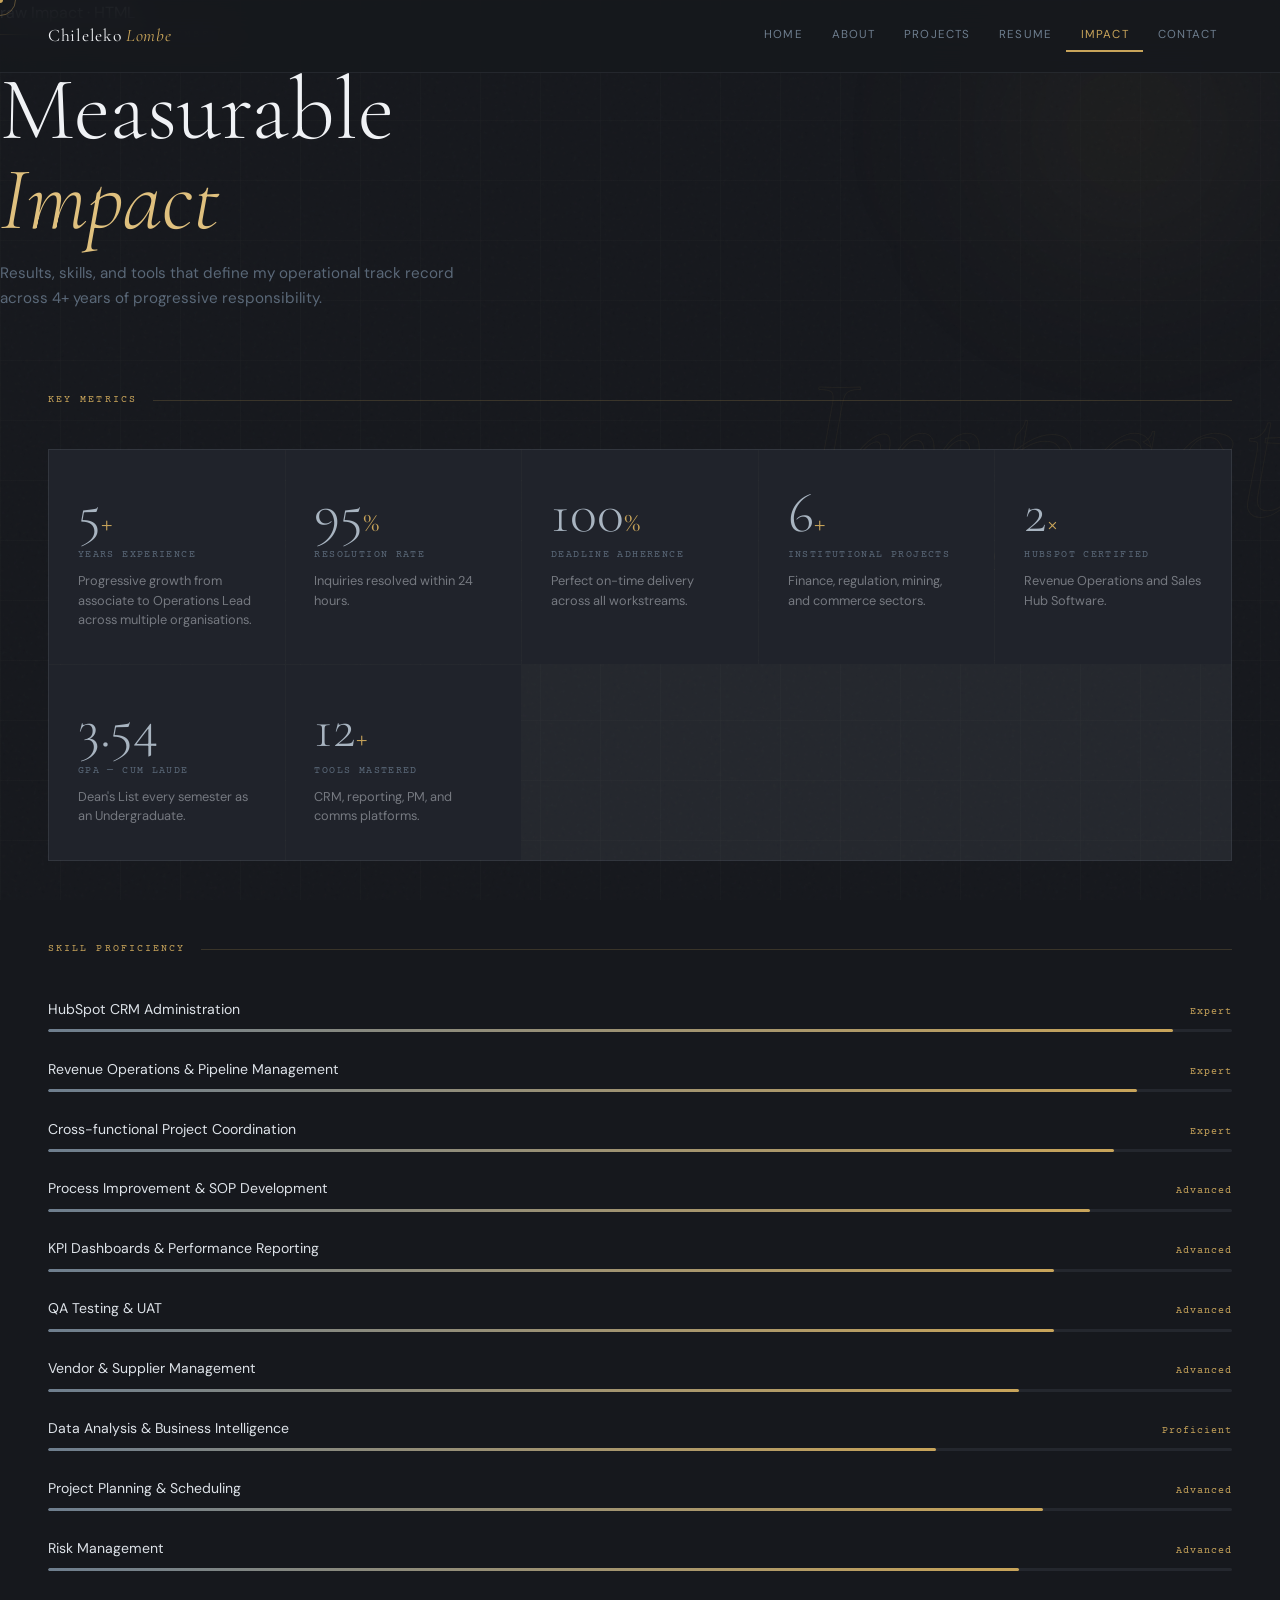
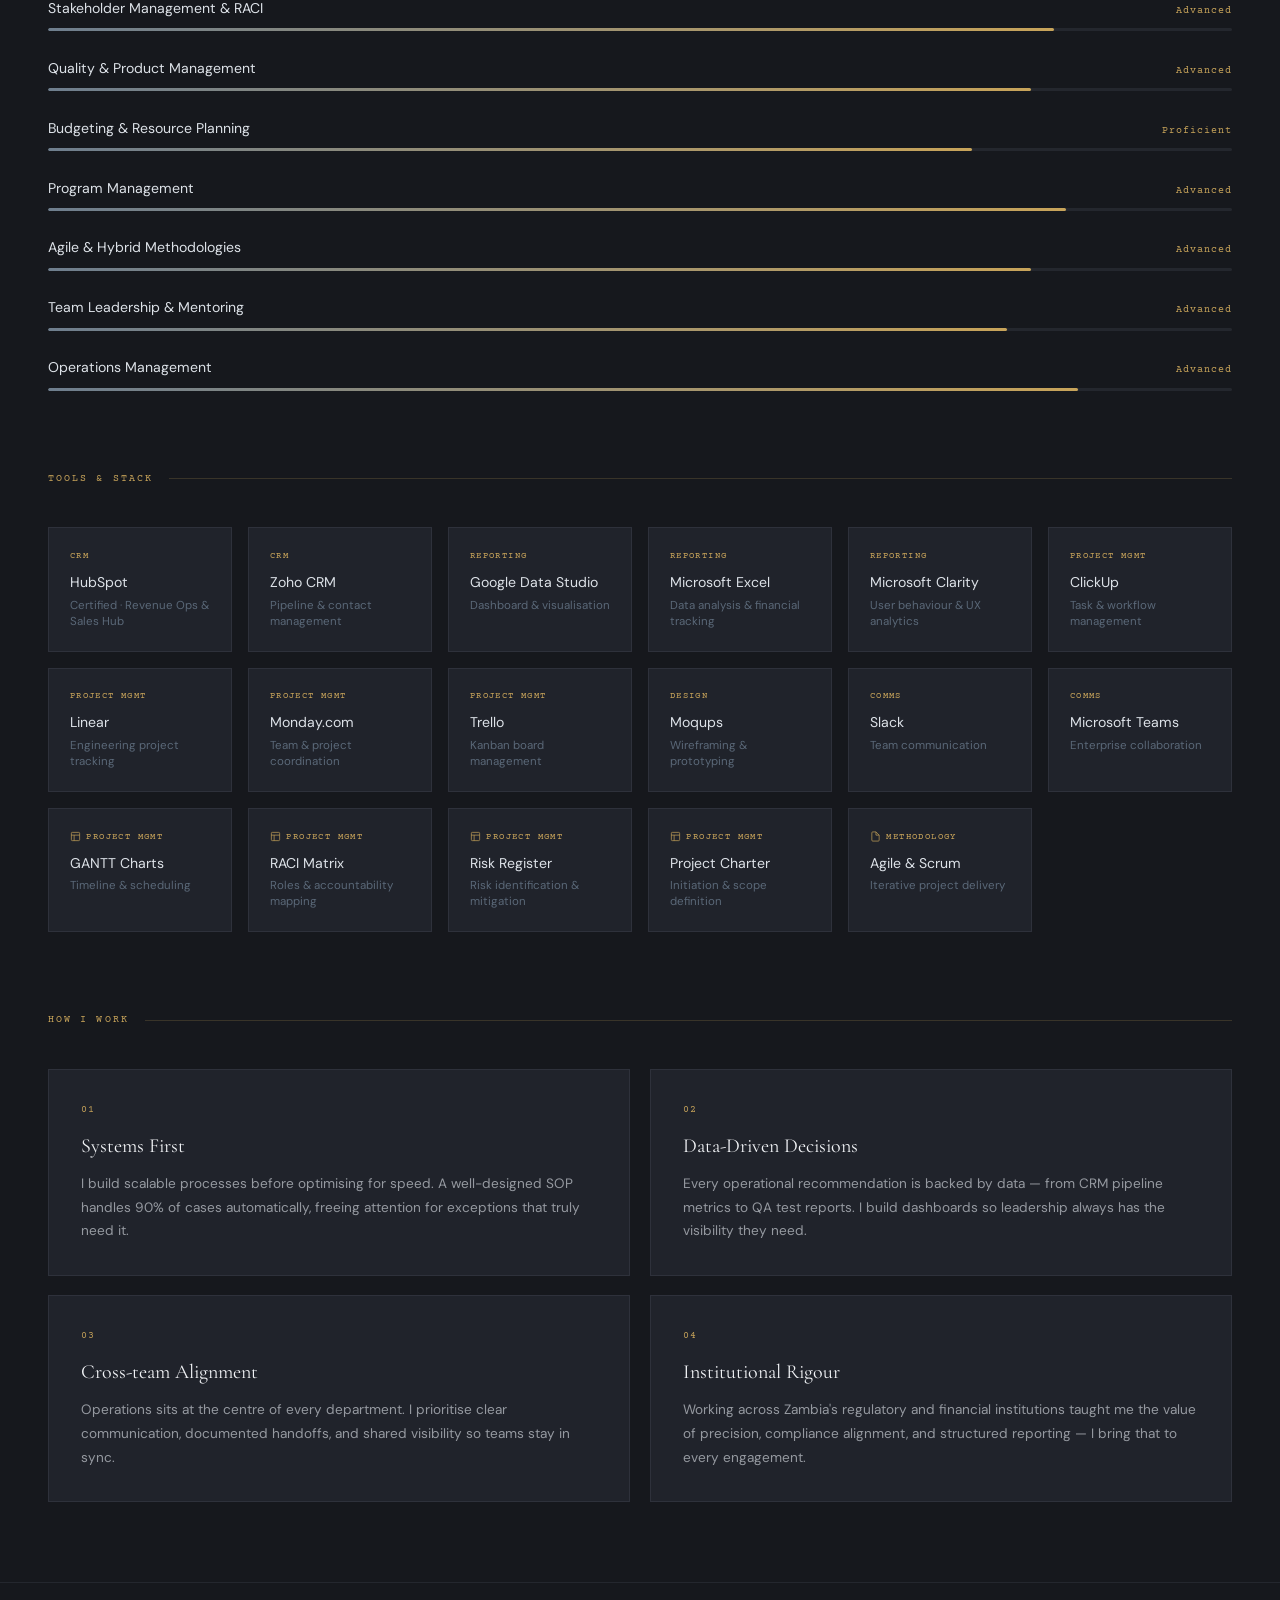
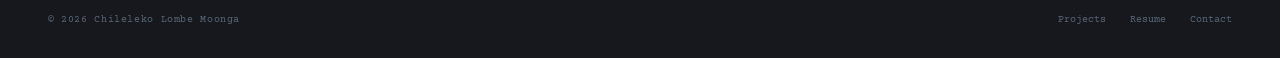
<file: impact.html>
raw
Impact · HTML

<!DOCTYPE html>

<html lang="en">
<head>
  <meta charset="UTF-8"/>
  <meta name="viewport" content="width=device-width, initial-scale=1.0"/>
  <meta name="color-scheme" content="dark">
  <link rel="icon" type="image/svg+xml" href="favicon.svg">
  <meta name="theme-color" content="#16181d">
  <title>Impact — Chileleko Lombe Moonga</title>
  <link rel="preconnect" href="https://fonts.googleapis.com">
  <link href="https://fonts.googleapis.com/css2?family=Cormorant+Garamond:ital,wght@0,300;0,400;0,500;1,300;1,400&family=DM+Sans:wght@300;400;500&family=Courier+Prime&display=swap" rel="stylesheet">
  <style>
    *,*::before,*::after{box-sizing:border-box;margin:0;padding:0}
    :root{--bg:#16181d;--bg-mid:#1c1f26;--bg-card:#20232b;--bg-hover:#252931;--gold:#c8a45a;--gold-light:#dfc07e;--silver:#a8b4c0;--silver-dim:#6e7e8e;--cream:#dde2e8;--white:#f0f2f5;--muted:#5a6878;--border:rgba(168,180,192,0.1);--border-gold:rgba(200,164,90,0.2);--green:#4db885}
    html{scroll-behavior:smooth;color-scheme:dark}
    body{font-family:'DM Sans',sans-serif;background:var(--bg)!important;color:var(--cream)!important;line-height:1.6;overflow-x:hidden;min-height:100vh;cursor:none}
    body::after{content:'';position:fixed;inset:0;background-image:url("data:image/svg+xml,%3Csvg viewBox='0 0 256 256' xmlns='http://www.w3.org/2000/svg'%3E%3Cfilter id='n'%3E%3CfeTurbulence type='fractalNoise' baseFrequency='0.9' numOctaves='4' stitchTiles='stitch'/%3E%3C/filter%3E%3Crect width='100%25' height='100%25' filter='url(%23n)' opacity='0.04'/%3E%3C/svg%3E");pointer-events:none;z-index:0;opacity:0.5}
    .cursor-dot{width:6px;height:6px;background:var(--gold);border-radius:50%;position:fixed;pointer-events:none;z-index:9999;transform:translate(-50%,-50%)}
    .cursor-ring{width:32px;height:32px;border:1px solid rgba(200,164,90,0.4);border-radius:50%;position:fixed;pointer-events:none;z-index:9998;transform:translate(-50%,-50%);transition:all 0.15s ease}
    .cursor-ring.hover{width:48px;height:48px;border-color:var(--gold);background:rgba(200,164,90,0.06)}
    nav{position:fixed;top:0;left:0;right:0;z-index:100;display:flex;justify-content:space-between;align-items:center;padding:1.2rem 3rem;background:rgba(22,24,29,0.88);backdrop-filter:blur(16px);border-bottom:1px solid var(--border)}
    .nav-logo{font-family:'Cormorant Garamond',serif;font-size:1.1rem;font-weight:400;letter-spacing:0.04em;color:var(--white);text-decoration:none}
    .nav-logo em{font-style:italic;color:var(--gold)}
    .nav-links{display:flex;gap:0;list-style:none}
    .nav-links a{display:block;padding:0.4rem 0.9rem;font-size:0.72rem;letter-spacing:0.1em;text-transform:uppercase;color:var(--silver-dim);text-decoration:none;border-bottom:2px solid transparent;transition:color 0.2s,border-color 0.2s}
    .nav-links a:hover,.nav-links a.active{color:var(--gold);border-color:var(--gold)}

```
.page-hero{min-height:52vh;display:flex;flex-direction:column;justify-content:flex-end;padding:9rem 3rem 4rem;position:relative;overflow:hidden}
.hero-bg-text{position:absolute;right:-1rem;top:50%;transform:translateY(-50%);font-family:'Cormorant Garamond',serif;font-size:clamp(7rem,16vw,16rem);font-weight:300;font-style:italic;color:transparent;-webkit-text-stroke:1px rgba(200,164,90,0.06);pointer-events:none;user-select:none;line-height:1}
.hero-grid{position:absolute;inset:0;background-image:linear-gradient(rgba(168,180,192,0.02) 1px,transparent 1px),linear-gradient(90deg,rgba(168,180,192,0.02) 1px,transparent 1px);background-size:60px 60px;pointer-events:none}
.hero-orb{position:absolute;border-radius:50%;filter:blur(80px);pointer-events:none;width:420px;height:420px;background:radial-gradient(circle,rgba(200,164,90,0.07) 0%,transparent 70%);top:-80px;right:-60px;animation:orbF 14s ease-in-out infinite}
@keyframes orbF{0%,100%{transform:translate(0,0)}50%{transform:translate(-30px,20px)}}
.page-eyebrow{display:inline-flex;align-items:center;gap:0.8rem;font-family:'Courier Prime',monospace;font-size:0.68rem;letter-spacing:0.18em;text-transform:uppercase;color:var(--gold);margin-bottom:1.4rem;position:relative;z-index:1;opacity:0;animation:fadeUp 0.6s ease forwards 0.1s}
.page-eyebrow::before{content:'';display:block;width:28px;height:1px;background:var(--gold)}
.page-title{font-family:'Cormorant Garamond',serif;font-size:clamp(3rem,7vw,6rem);font-weight:300;line-height:1;color:var(--white);position:relative;z-index:1;opacity:0;animation:fadeUp 0.7s ease forwards 0.25s}
.page-title em{font-style:italic;color:var(--gold-light)}
.page-subtitle{font-size:0.95rem;color:var(--muted);margin-top:1rem;max-width:500px;line-height:1.7;position:relative;z-index:1;opacity:0;animation:fadeUp 0.7s ease forwards 0.38s}

.impact-body{padding:5rem 3rem;position:relative;z-index:1}
.section-label{display:flex;align-items:center;gap:1rem;font-family:'Courier Prime',monospace;font-size:0.65rem;letter-spacing:0.2em;text-transform:uppercase;color:var(--gold);margin-bottom:2.5rem}
.section-label::after{content:'';flex:1;height:1px;background:var(--border-gold)}

/* Animated number cards */
.numbers-grid{display:grid;grid-template-columns:repeat(auto-fill,minmax(200px,1fr));gap:1px;background:var(--border);border:1px solid var(--border);margin-bottom:5rem}
.number-card{background:var(--bg-card);padding:2.2rem 1.8rem;transition:background 0.25s;position:relative;overflow:hidden;cursor:default}
.number-card::after{content:'';position:absolute;top:0;left:0;right:0;height:2px;background:linear-gradient(to right,var(--gold),var(--gold-light));opacity:0;transition:opacity 0.25s}
.number-card:hover{background:var(--bg-hover)}
.number-card:hover::after{opacity:1}
.num-val{font-family:'Cormorant Garamond',serif;font-size:3.5rem;font-weight:300;line-height:1;color:var(--silver);margin-bottom:0.4rem;transition:color 0.2s}
.num-val span{color:var(--gold);font-size:1.8rem}
.number-card:hover .num-val{color:var(--white)}
.num-label{font-family:'Courier Prime',monospace;font-size:0.62rem;letter-spacing:0.14em;text-transform:uppercase;color:var(--muted);margin-bottom:0.5rem}
.num-desc{font-size:0.8rem;color:rgba(221,226,232,0.45);line-height:1.5}

/* Skill bars */
.skills-wrap{margin-bottom:5rem}
.skill-bars{display:flex;flex-direction:column;gap:1.6rem}
.skill-row{}
.skill-head{display:flex;justify-content:space-between;align-items:baseline;margin-bottom:0.55rem}
.skill-name{font-size:0.88rem;color:var(--cream)}
.skill-level{font-family:'Courier Prime',monospace;font-size:0.6rem;letter-spacing:0.1em;color:var(--gold)}
.skill-track{height:3px;background:var(--border);position:relative;overflow:hidden;border-radius:2px}
.skill-fill{position:absolute;top:0;left:0;height:100%;background:linear-gradient(to right,var(--silver-dim),var(--gold));width:0;transition:width 1.4s cubic-bezier(0.4,0,0.2,1);border-radius:2px}
.skill-fill.animate{width:var(--w)}

/* Tools */
.tools-wrap{margin-bottom:5rem}
.tools-grid{display:grid;grid-template-columns:repeat(auto-fill,minmax(175px,1fr));gap:1rem}
.tool-card{padding:1.3rem;border:1px solid var(--border);background:var(--bg-card);transition:border-color 0.2s,background 0.2s,transform 0.2s;cursor:default}
.tool-card:hover{border-color:var(--border-gold);background:var(--bg-hover);transform:translateY(-3px)}
.tool-cat{font-family:'Courier Prime',monospace;font-size:0.55rem;letter-spacing:0.16em;text-transform:uppercase;color:var(--gold);margin-bottom:0.5rem}
.tool-name{font-size:0.88rem;color:var(--cream);font-weight:400}
.tool-desc{font-size:0.72rem;color:var(--muted);margin-top:0.25rem;line-height:1.4}

/* Approach */
.approach-grid{display:grid;grid-template-columns:1fr 1fr;gap:1.2rem}
.approach-card{padding:2rem;border:1px solid var(--border);background:var(--bg-card);position:relative;overflow:hidden;transition:border-color 0.25s,transform 0.25s}
.approach-card::before{content:'';position:absolute;bottom:0;left:0;right:0;height:2px;background:linear-gradient(to right,var(--gold),var(--gold-light));transform:scaleX(0);transform-origin:left;transition:transform 0.35s ease}
.approach-card:hover{border-color:var(--border-gold);transform:translateY(-3px)}
.approach-card:hover::before{transform:scaleX(1)}
.approach-num{font-family:'Courier Prime',monospace;font-size:0.6rem;letter-spacing:0.14em;color:var(--gold);margin-bottom:0.8rem}
.approach-title{font-family:'Cormorant Garamond',serif;font-size:1.25rem;color:var(--white);margin-bottom:0.6rem}
.approach-text{font-size:0.85rem;color:rgba(221,226,232,0.62);line-height:1.75}

.reveal{opacity:0;transform:translateY(24px);transition:opacity 0.6s ease,transform 0.6s ease}
.reveal.visible{opacity:1;transform:translateY(0)}
footer{position:relative;z-index:1;padding:1.8rem 3rem;border-top:1px solid var(--border);display:flex;justify-content:space-between;align-items:center}
.footer-copy{font-family:'Courier Prime',monospace;font-size:0.65rem;color:var(--muted);letter-spacing:0.06em}
.footer-links{display:flex;gap:1.5rem}
.footer-links a{font-family:'Courier Prime',monospace;font-size:0.65rem;color:var(--muted);text-decoration:none;transition:color 0.2s}
.footer-links a:hover{color:var(--gold)}
@keyframes fadeUp{from{opacity:0;transform:translateY(20px)}to{opacity:1;transform:translateY(0)}}
@media(max-width:900px){.impact-body{padding:4rem 1.4rem}nav{padding:1rem 1.4rem}.nav-links a{padding:0.4rem 0.55rem;font-size:0.65rem}.page-hero{padding:8rem 1.4rem 3rem}.approach-grid{grid-template-columns:1fr}footer{padding:1.5rem 1.4rem;flex-direction:column;gap:0.8rem}}
@media(max-width:520px){.nav-links{display:none}.cursor-dot,.cursor-ring{display:none}body{cursor:auto}}
```

  </style>
</head>
<body>
<div class="cursor-dot" id="cursorDot"></div>
<div class="cursor-ring" id="cursorRing"></div>
<nav>
  <a class="nav-logo" href="index.html">Chileleko <em>Lombe</em></a>
  <ul class="nav-links">
    <li><a href="index.html">Home</a></li>
    <li><a href="about.html">About</a></li>
    <li><a href="projects.html">Projects</a></li>
    <li><a href="resume.html">Resume</a></li>
    <li><a href="impact.html" class="active">Impact</a></li>
    <li><a href="contact.html">Contact</a></li>
  </ul>
</nav>

<div class="page-hero">
  <div class="hero-orb"></div>
  <div class="hero-grid"></div>
  <div class="hero-bg-text" aria-hidden="true">Impact</div>
  <div class="page-eyebrow">04 &nbsp;·&nbsp; By the Numbers</div>
  <h1 class="page-title">Measurable<br><em>Impact</em></h1>
  <p class="page-subtitle">Results, skills, and tools that define my operational track record across 4+ years of progressive responsibility.</p>
</div>

<div class="impact-body">
  <div class="section-label">Key Metrics</div>
  <div class="numbers-grid reveal">
    <div class="number-card"><div class="num-val">5<span>+</span></div><div class="num-label">Years Experience</div><div class="num-desc">Progressive growth from associate to Operations Lead across multiple organisations.</div></div>
    <div class="number-card"><div class="num-val">95<span>%</span></div><div class="num-label">Resolution Rate</div><div class="num-desc">Inquiries resolved within 24 hours.</div></div>
    <div class="number-card"><div class="num-val">100<span>%</span></div><div class="num-label">Deadline Adherence</div><div class="num-desc">Perfect on-time delivery across all workstreams.</div></div>
    <div class="number-card"><div class="num-val">6<span>+</span></div><div class="num-label">Institutional Projects</div><div class="num-desc">Finance, regulation, mining, and commerce sectors.</div></div>
    <div class="number-card"><div class="num-val">2<span>×</span></div><div class="num-label">HubSpot Certified</div><div class="num-desc">Revenue Operations and Sales Hub Software.</div></div>
    <div class="number-card"><div class="num-val">3.54</div><div class="num-label">GPA — Cum Laude</div><div class="num-desc">Dean's List every semester as an Undergraduate.</div></div>
    <div class="number-card"><div class="num-val">12<span>+</span></div><div class="num-label">Tools Mastered</div><div class="num-desc">CRM, reporting, PM, and comms platforms.</div></div>
  </div>

  <div class="skills-wrap">
    <div class="section-label">Skill Proficiency</div>
    <div class="skill-bars reveal">
      <div class="skill-row"><div class="skill-head"><span class="skill-name">HubSpot CRM Administration</span><span class="skill-level">Expert</span></div><div class="skill-track"><div class="skill-fill" style="--w:95%"></div></div></div>
      <div class="skill-row"><div class="skill-head"><span class="skill-name">Revenue Operations &amp; Pipeline Management</span><span class="skill-level">Expert</span></div><div class="skill-track"><div class="skill-fill" style="--w:92%"></div></div></div>
      <div class="skill-row"><div class="skill-head"><span class="skill-name">Cross-functional Project Coordination</span><span class="skill-level">Expert</span></div><div class="skill-track"><div class="skill-fill" style="--w:90%"></div></div></div>
      <div class="skill-row"><div class="skill-head"><span class="skill-name">Process Improvement &amp; SOP Development</span><span class="skill-level">Advanced</span></div><div class="skill-track"><div class="skill-fill" style="--w:88%"></div></div></div>
      <div class="skill-row"><div class="skill-head"><span class="skill-name">KPI Dashboards &amp; Performance Reporting</span><span class="skill-level">Advanced</span></div><div class="skill-track"><div class="skill-fill" style="--w:85%"></div></div></div>
      <div class="skill-row"><div class="skill-head"><span class="skill-name">QA Testing &amp; UAT</span><span class="skill-level">Advanced</span></div><div class="skill-track"><div class="skill-fill" style="--w:85%"></div></div></div>
      <div class="skill-row"><div class="skill-head"><span class="skill-name">Vendor &amp; Supplier Management</span><span class="skill-level">Advanced</span></div><div class="skill-track"><div class="skill-fill" style="--w:82%"></div></div></div>
      <div class="skill-row"><div class="skill-head"><span class="skill-name">Data Analysis &amp; Business Intelligence</span><span class="skill-level">Proficient</span></div><div class="skill-track"><div class="skill-fill" style="--w:75%"></div></div></div>
      <div class="skill-row"><div class="skill-head"><span class="skill-name">Project Planning &amp; Scheduling</span><span class="skill-level">Advanced</span></div><div class="skill-track"><div class="skill-fill" style="--w:84%"></div></div></div>
      <div class="skill-row"><div class="skill-head"><span class="skill-name">Risk Management</span><span class="skill-level">Advanced</span></div><div class="skill-track"><div class="skill-fill" style="--w:82%"></div></div></div>
      <div class="skill-row"><div class="skill-head"><span class="skill-name">Stakeholder Management &amp; RACI</span><span class="skill-level">Advanced</span></div><div class="skill-track"><div class="skill-fill" style="--w:85%"></div></div></div>
      <div class="skill-row"><div class="skill-head"><span class="skill-name">Quality &amp; Product Management</span><span class="skill-level">Advanced</span></div><div class="skill-track"><div class="skill-fill" style="--w:83%"></div></div></div>
      <div class="skill-row"><div class="skill-head"><span class="skill-name">Budgeting &amp; Resource Planning</span><span class="skill-level">Proficient</span></div><div class="skill-track"><div class="skill-fill" style="--w:78%"></div></div></div>
      <div class="skill-row"><div class="skill-head"><span class="skill-name">Program Management</span><span class="skill-level">Advanced</span></div><div class="skill-track"><div class="skill-fill" style="--w:86%"></div></div></div>
      <div class="skill-row"><div class="skill-head"><span class="skill-name">Agile &amp; Hybrid Methodologies</span><span class="skill-level">Advanced</span></div><div class="skill-track"><div class="skill-fill" style="--w:83%"></div></div></div>
      <div class="skill-row"><div class="skill-head"><span class="skill-name">Team Leadership &amp; Mentoring</span><span class="skill-level">Advanced</span></div><div class="skill-track"><div class="skill-fill" style="--w:81%"></div></div></div>
      <div class="skill-row"><div class="skill-head"><span class="skill-name">Operations Management</span><span class="skill-level">Advanced</span></div><div class="skill-track"><div class="skill-fill" style="--w:87%"></div></div></div>
    </div>
  </div>

  <div class="tools-wrap">
    <div class="section-label">Tools &amp; Stack</div>
    <div class="tools-grid reveal">
      <div class="tool-card"><div class="tool-cat">CRM</div><div class="tool-name">HubSpot</div><div class="tool-desc">Certified · Revenue Ops &amp; Sales Hub</div></div>
      <div class="tool-card"><div class="tool-cat">CRM</div><div class="tool-name">Zoho CRM</div><div class="tool-desc">Pipeline &amp; contact management</div></div>
      <div class="tool-card"><div class="tool-cat">Reporting</div><div class="tool-name">Google Data Studio</div><div class="tool-desc">Dashboard &amp; visualisation</div></div>
      <div class="tool-card"><div class="tool-cat">Reporting</div><div class="tool-name">Microsoft Excel</div><div class="tool-desc">Data analysis &amp; financial tracking</div></div>
      <div class="tool-card"><div class="tool-cat">Reporting</div><div class="tool-name">Microsoft Clarity</div><div class="tool-desc">User behaviour &amp; UX analytics</div></div>
      <div class="tool-card"><div class="tool-cat">Project Mgmt</div><div class="tool-name">ClickUp</div><div class="tool-desc">Task &amp; workflow management</div></div>
      <div class="tool-card"><div class="tool-cat">Project Mgmt</div><div class="tool-name">Linear</div><div class="tool-desc">Engineering project tracking</div></div>
      <div class="tool-card"><div class="tool-cat">Project Mgmt</div><div class="tool-name">Monday.com</div><div class="tool-desc">Team &amp; project coordination</div></div>
      <div class="tool-card"><div class="tool-cat">Project Mgmt</div><div class="tool-name">Trello</div><div class="tool-desc">Kanban board management</div></div>
      <div class="tool-card"><div class="tool-cat">Design</div><div class="tool-name">Moqups</div><div class="tool-desc">Wireframing &amp; prototyping</div></div>
      <div class="tool-card"><div class="tool-cat">Comms</div><div class="tool-name">Slack</div><div class="tool-desc">Team communication</div></div>
      <div class="tool-card"><div class="tool-cat">Comms</div><div class="tool-name">Microsoft Teams</div><div class="tool-desc">Enterprise collaboration</div></div>
        <div class="tool-card"><div class="tool-cat" style="display:flex;align-items:center;gap:0.35rem;"><svg width="11" height="11" viewBox="0 0 24 24" fill="none" stroke="currentColor" stroke-width="1.5"><rect x="3" y="3" width="18" height="18" rx="2"/><line x1="3" y1="9" x2="21" y2="9"/><line x1="9" y1="21" x2="9" y2="9"/></svg>Project Mgmt</div><div class="tool-name">GANTT Charts</div><div class="tool-desc">Timeline &amp; scheduling</div></div>
        <div class="tool-card"><div class="tool-cat" style="display:flex;align-items:center;gap:0.35rem;"><svg width="11" height="11" viewBox="0 0 24 24" fill="none" stroke="currentColor" stroke-width="1.5"><rect x="3" y="3" width="18" height="18" rx="2"/><line x1="3" y1="9" x2="21" y2="9"/><line x1="9" y1="21" x2="9" y2="9"/></svg>Project Mgmt</div><div class="tool-name">RACI Matrix</div><div class="tool-desc">Roles &amp; accountability mapping</div></div>
        <div class="tool-card"><div class="tool-cat" style="display:flex;align-items:center;gap:0.35rem;"><svg width="11" height="11" viewBox="0 0 24 24" fill="none" stroke="currentColor" stroke-width="1.5"><rect x="3" y="3" width="18" height="18" rx="2"/><line x1="3" y1="9" x2="21" y2="9"/><line x1="9" y1="21" x2="9" y2="9"/></svg>Project Mgmt</div><div class="tool-name">Risk Register</div><div class="tool-desc">Risk identification &amp; mitigation</div></div>
        <div class="tool-card"><div class="tool-cat" style="display:flex;align-items:center;gap:0.35rem;"><svg width="11" height="11" viewBox="0 0 24 24" fill="none" stroke="currentColor" stroke-width="1.5"><rect x="3" y="3" width="18" height="18" rx="2"/><line x1="3" y1="9" x2="21" y2="9"/><line x1="9" y1="21" x2="9" y2="9"/></svg>Project Mgmt</div><div class="tool-name">Project Charter</div><div class="tool-desc">Initiation &amp; scope definition</div></div>
        <div class="tool-card"><div class="tool-cat" style="display:flex;align-items:center;gap:0.35rem;"><svg width="11" height="11" viewBox="0 0 24 24" fill="none" stroke="currentColor" stroke-width="1.5"><path d="M13 2H6a2 2 0 0 0-2 2v16a2 2 0 0 0 2 2h12a2 2 0 0 0 2-2V9z"/><polyline points="13 2 13 9 20 9"/></svg>Methodology</div><div class="tool-name">Agile &amp; Scrum</div><div class="tool-desc">Iterative project delivery</div></div>
    </div>
  </div>

  <div class="section-label">How I Work</div>
  <div class="approach-grid reveal">
    <div class="approach-card"><div class="approach-num">01</div><div class="approach-title">Systems First</div><div class="approach-text">I build scalable processes before optimising for speed. A well-designed SOP handles 90% of cases automatically, freeing attention for exceptions that truly need it.</div></div>
    <div class="approach-card"><div class="approach-num">02</div><div class="approach-title">Data-Driven Decisions</div><div class="approach-text">Every operational recommendation is backed by data — from CRM pipeline metrics to QA test reports. I build dashboards so leadership always has the visibility they need.</div></div>
    <div class="approach-card"><div class="approach-num">03</div><div class="approach-title">Cross-team Alignment</div><div class="approach-text">Operations sits at the centre of every department. I prioritise clear communication, documented handoffs, and shared visibility so teams stay in sync.</div></div>
    <div class="approach-card"><div class="approach-num">04</div><div class="approach-title">Institutional Rigour</div><div class="approach-text">Working across Zambia's regulatory and financial institutions taught me the value of precision, compliance alignment, and structured reporting — I bring that to every engagement.</div></div>
  </div>
</div>

<footer>
  <span class="footer-copy">© 2026 Chileleko Lombe Moonga</span>
  <div class="footer-links"><a href="projects.html">Projects</a><a href="resume.html">Resume</a><a href="contact.html">Contact</a></div>
</footer>
<script>
  const dot=document.getElementById('cursorDot'),ring=document.getElementById('cursorRing');
  let mx=0,my=0,rx=0,ry=0;
  document.addEventListener('mousemove',e=>{mx=e.clientX;my=e.clientY});
  (function anim(){dot.style.left=mx+'px';dot.style.top=my+'px';rx+=(mx-rx)*0.12;ry+=(my-ry)*0.12;ring.style.left=rx+'px';ring.style.top=ry+'px';requestAnimationFrame(anim)})();
  document.querySelectorAll('a,.number-card,.tool-card,.approach-card').forEach(el=>{
    el.addEventListener('mouseenter',()=>ring.classList.add('hover'));
    el.addEventListener('mouseleave',()=>ring.classList.remove('hover'));
  });
  const obs=new IntersectionObserver(entries=>entries.forEach(e=>{
    if(e.isIntersecting){
      e.target.classList.add('visible');
      e.target.querySelectorAll('.skill-fill').forEach(f=>f.classList.add('animate'));
    }
  }),{threshold:0.1});
  document.querySelectorAll('.reveal').forEach(el=>obs.observe(el));
</script>
</body>
</html>
</file>
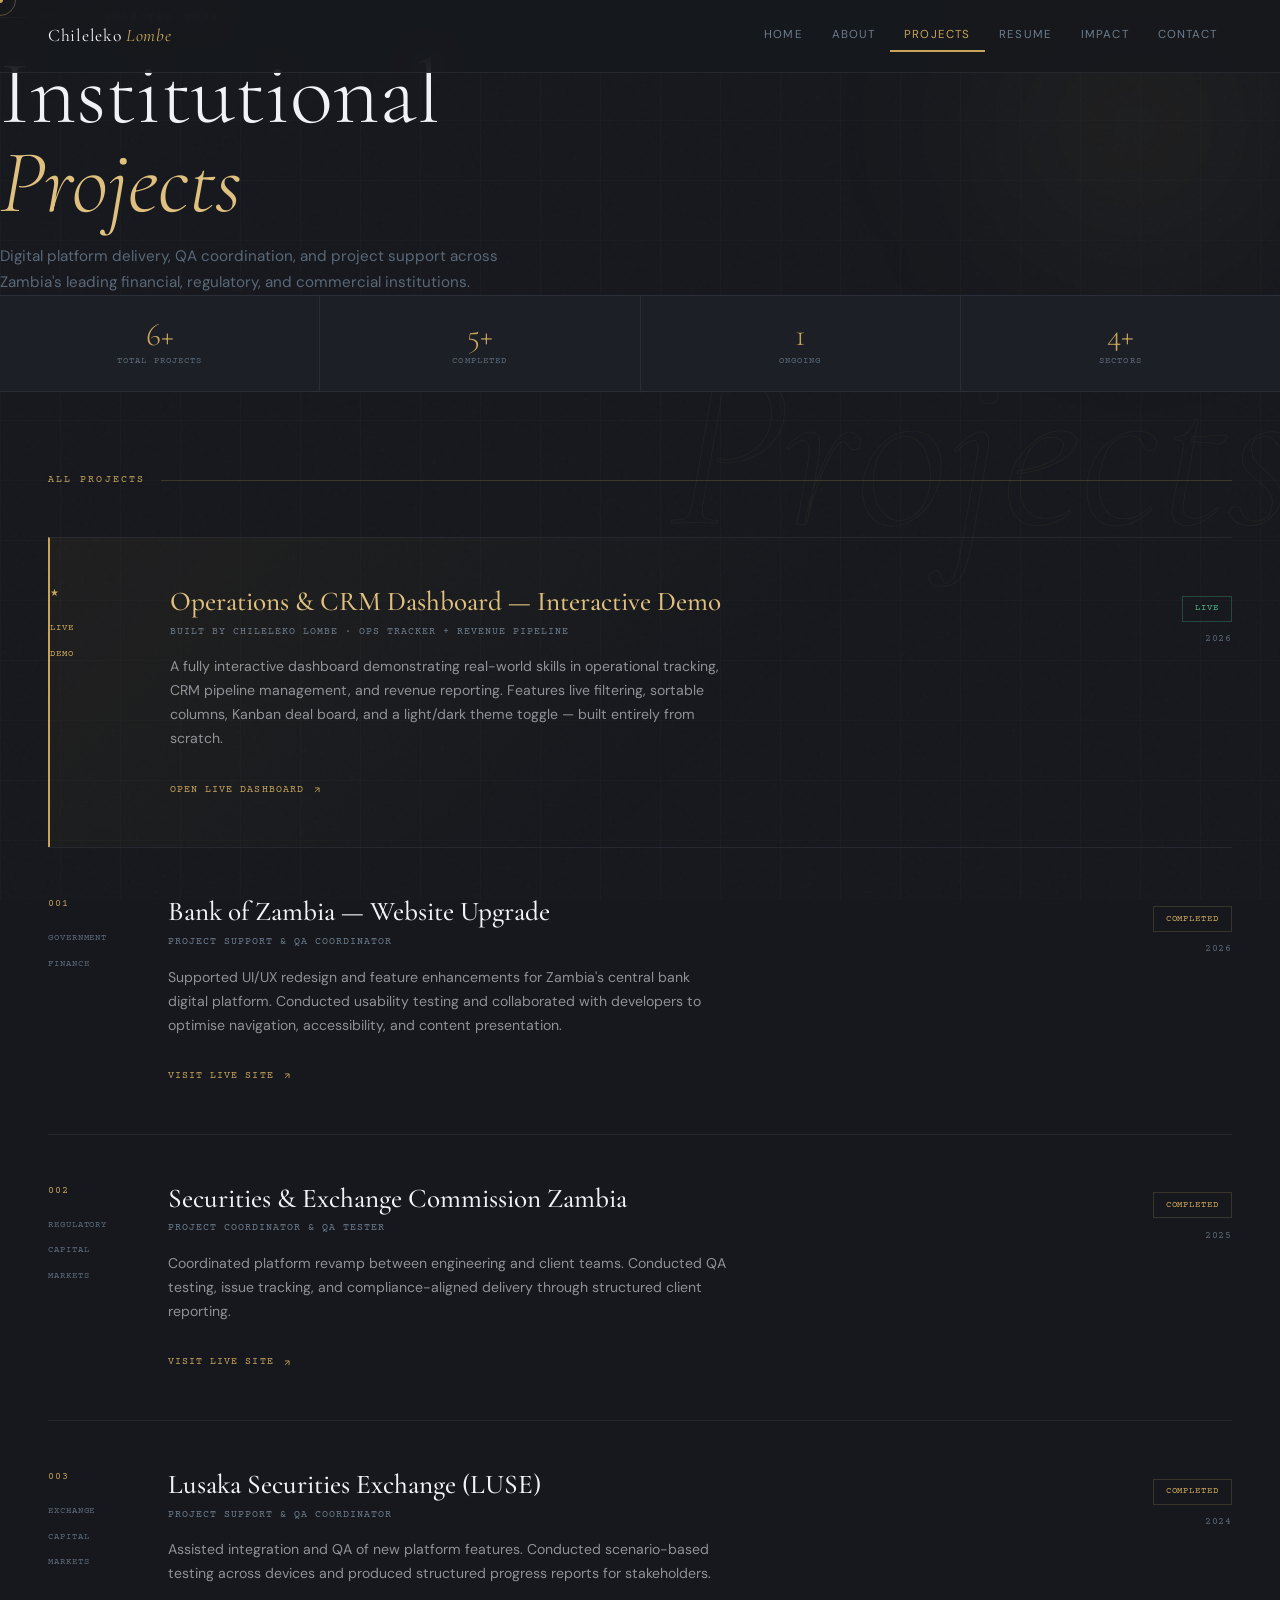
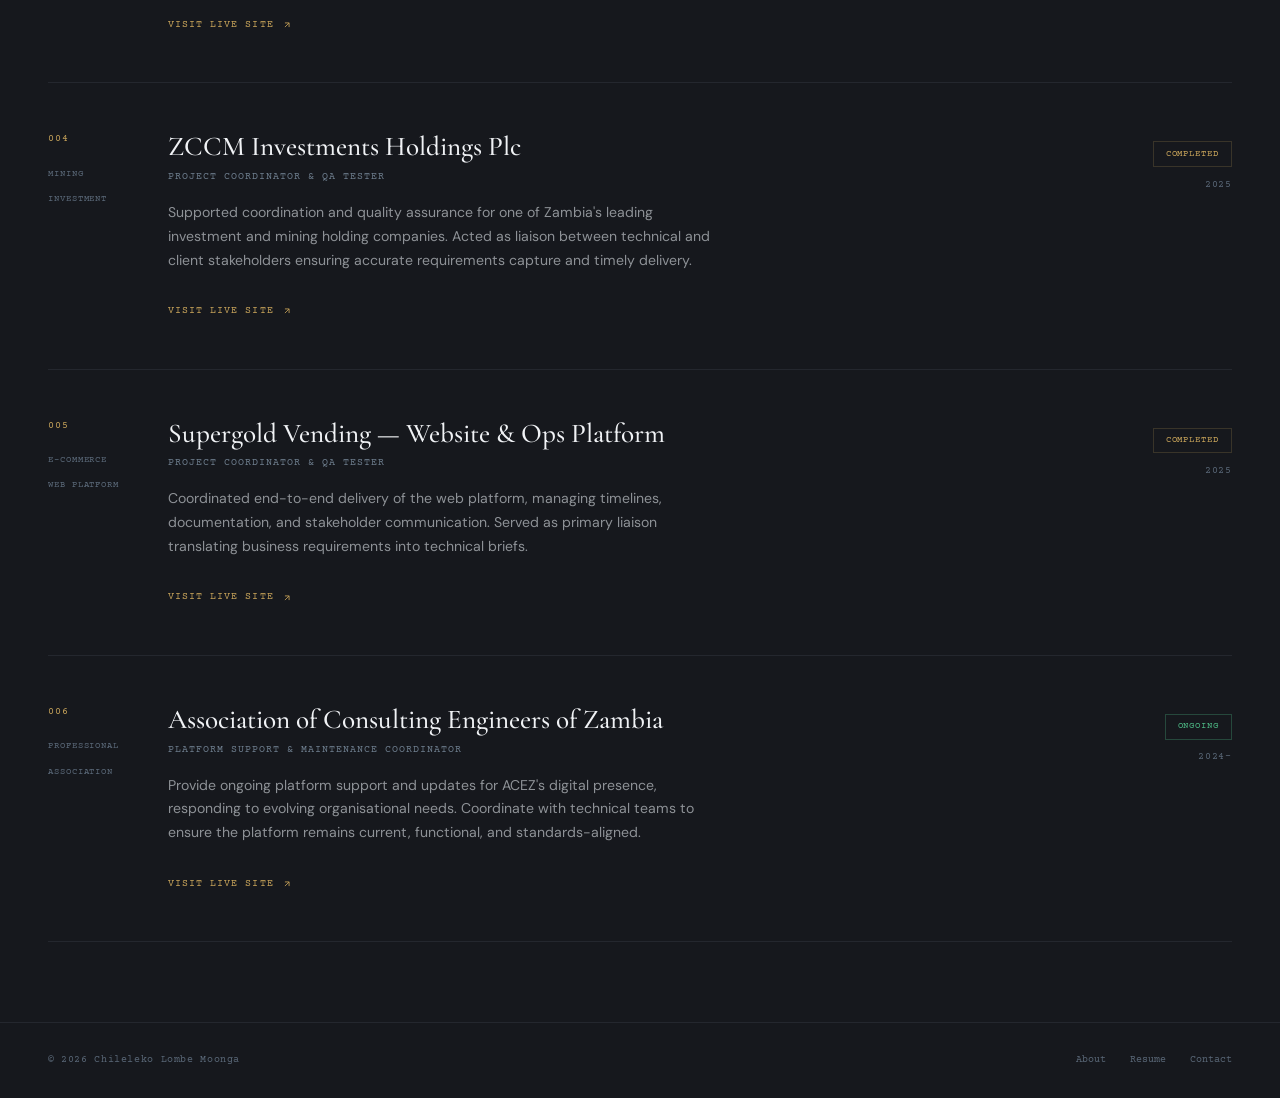
<file: projects.html>
<!DOCTYPE html>

<html lang="en">
<head>
  <meta charset="UTF-8"/>
  <meta name="viewport" content="width=device-width, initial-scale=1.0"/>
  <meta name="color-scheme" content="dark">
  <meta name="theme-color" content="#16181d">
  <title>Projects — Chileleko Lombe Moonga</title>
  <link rel="preconnect" href="https://fonts.googleapis.com">
  <link href="https://fonts.googleapis.com/css2?family=Cormorant+Garamond:ital,wght@0,300;0,400;0,500;1,300;1,400&family=DM+Sans:wght@300;400;500&family=Courier+Prime&display=swap" rel="stylesheet">
  <style>
    *,*::before,*::after{box-sizing:border-box;margin:0;padding:0}
    :root{--bg:#16181d;--bg-mid:#1c1f26;--bg-card:#20232b;--bg-hover:#252931;--gold:#c8a45a;--gold-light:#dfc07e;--silver:#a8b4c0;--silver-dim:#6e7e8e;--cream:#dde2e8;--white:#f0f2f5;--muted:#5a6878;--border:rgba(168,180,192,0.1);--border-gold:rgba(200,164,90,0.2);--green:#4db885}
    html{scroll-behavior:smooth;color-scheme:dark}
    body{font-family:'DM Sans',sans-serif;background:var(--bg)!important;color:var(--cream)!important;line-height:1.6;overflow-x:hidden;min-height:100vh;cursor:none}
    body::after{content:'';position:fixed;inset:0;background-image:url("data:image/svg+xml,%3Csvg viewBox='0 0 256 256' xmlns='http://www.w3.org/2000/svg'%3E%3Cfilter id='n'%3E%3CfeTurbulence type='fractalNoise' baseFrequency='0.9' numOctaves='4' stitchTiles='stitch'/%3E%3C/filter%3E%3Crect width='100%25' height='100%25' filter='url(%23n)' opacity='0.04'/%3E%3C/svg%3E");pointer-events:none;z-index:0;opacity:0.5}
    .cursor-dot{width:6px;height:6px;background:var(--gold);border-radius:50%;position:fixed;pointer-events:none;z-index:9999;transform:translate(-50%,-50%)}
    .cursor-ring{width:32px;height:32px;border:1px solid rgba(200,164,90,0.4);border-radius:50%;position:fixed;pointer-events:none;z-index:9998;transform:translate(-50%,-50%);transition:all 0.15s ease}
    .cursor-ring.hover{width:56px;height:56px;border-color:var(--gold);background:rgba(200,164,90,0.05)}
    nav{position:fixed;top:0;left:0;right:0;z-index:100;display:flex;justify-content:space-between;align-items:center;padding:1.2rem 3rem;background:rgba(22,24,29,0.88);backdrop-filter:blur(16px);border-bottom:1px solid var(--border)}
    .nav-logo{font-family:'Cormorant Garamond',serif;font-size:1.1rem;font-weight:400;letter-spacing:0.04em;color:var(--white);text-decoration:none}
    .nav-logo em{font-style:italic;color:var(--gold)}
    .nav-links{display:flex;gap:0;list-style:none}
    .nav-links a{display:block;padding:0.4rem 0.9rem;font-size:0.72rem;letter-spacing:0.1em;text-transform:uppercase;color:var(--silver-dim);text-decoration:none;border-bottom:2px solid transparent;transition:color 0.2s,border-color 0.2s}
    .nav-links a:hover,.nav-links a.active{color:var(--gold);border-color:var(--gold)}

```
.page-hero{min-height:52vh;display:flex;flex-direction:column;justify-content:flex-end;padding:9rem 3rem 4rem;position:relative;overflow:hidden}
.hero-bg-text{position:absolute;right:-1rem;top:50%;transform:translateY(-50%);font-family:'Cormorant Garamond',serif;font-size:clamp(8rem,18vw,18rem);font-weight:300;font-style:italic;color:transparent;-webkit-text-stroke:1px rgba(200,164,90,0.06);pointer-events:none;user-select:none;line-height:1}
.hero-grid{position:absolute;inset:0;background-image:linear-gradient(rgba(168,180,192,0.02) 1px,transparent 1px),linear-gradient(90deg,rgba(168,180,192,0.02) 1px,transparent 1px);background-size:60px 60px;pointer-events:none}
.hero-orb{position:absolute;border-radius:50%;filter:blur(80px);pointer-events:none}
.orb-a{width:450px;height:450px;background:radial-gradient(circle,rgba(200,164,90,0.07) 0%,transparent 70%);top:-100px;right:-80px;animation:orbF 16s ease-in-out infinite}
@keyframes orbF{0%,100%{transform:translate(0,0)}50%{transform:translate(-40px,30px)}}

.page-eyebrow{display:inline-flex;align-items:center;gap:0.8rem;font-family:'Courier Prime',monospace;font-size:0.68rem;letter-spacing:0.18em;text-transform:uppercase;color:var(--gold);margin-bottom:1.4rem;position:relative;z-index:1;opacity:0;animation:fadeUp 0.6s ease forwards 0.1s}
.page-eyebrow::before{content:'';display:block;width:28px;height:1px;background:var(--gold)}
.page-title{font-family:'Cormorant Garamond',serif;font-size:clamp(3rem,7vw,6rem);font-weight:300;line-height:1;color:var(--white);position:relative;z-index:1;opacity:0;animation:fadeUp 0.7s ease forwards 0.25s}
.page-title em{font-style:italic;color:var(--gold-light)}
.page-subtitle{font-size:0.95rem;color:var(--muted);margin-top:1rem;max-width:500px;line-height:1.7;position:relative;z-index:1;opacity:0;animation:fadeUp 0.7s ease forwards 0.38s}

/* Counter row */
.counter-row{display:flex;gap:0;border-top:1px solid var(--border);border-bottom:1px solid var(--border);background:var(--bg-mid);position:relative;z-index:1}
.counter-item{flex:1;padding:1.4rem 2rem;border-right:1px solid var(--border);text-align:center}
.counter-item:last-child{border-right:none}
.counter-num{font-family:'Cormorant Garamond',serif;font-size:2rem;font-weight:300;color:var(--gold);line-height:1}
.counter-label{font-family:'Courier Prime',monospace;font-size:0.58rem;letter-spacing:0.12em;text-transform:uppercase;color:var(--muted);margin-top:0.2rem}

/* Projects list */
.projects-body{padding:5rem 3rem;position:relative;z-index:1}
.section-label{display:flex;align-items:center;gap:1rem;font-family:'Courier Prime',monospace;font-size:0.65rem;letter-spacing:0.2em;text-transform:uppercase;color:var(--gold);margin-bottom:3rem}
.section-label::after{content:'';flex:1;height:1px;background:var(--border-gold)}

.project-item{
  display:grid;grid-template-columns:80px 1fr 180px;
  gap:2.5rem;align-items:start;
  padding:3rem 0;
  border-top:1px solid var(--border);
  position:relative;overflow:hidden;
  transition:padding-left 0.35s ease;
}
.project-item:last-child{border-bottom:1px solid var(--border)}
.project-item::before{
  content:'';position:absolute;left:0;top:0;bottom:0;width:2px;
  background:linear-gradient(to bottom,var(--gold),var(--gold-light));
  transform:scaleY(0);transform-origin:top;
  transition:transform 0.4s ease;
}
.project-item:hover{padding-left:1.5rem}
.project-item:hover::before{transform:scaleY(1)}

.project-meta{}
.project-num{font-family:'Courier Prime',monospace;font-size:0.65rem;letter-spacing:0.12em;color:var(--gold);display:block;margin-bottom:0.6rem}
.project-sector{font-family:'Courier Prime',monospace;font-size:0.58rem;letter-spacing:0.1em;text-transform:uppercase;color:var(--muted);line-height:1.6}

.project-body{}
.project-name{font-family:'Cormorant Garamond',serif;font-size:1.7rem;font-weight:500;color:var(--white);line-height:1.15;margin-bottom:0.4rem;transition:color 0.2s}
.project-item:hover .project-name{color:var(--gold-light)}
.project-role{font-family:'Courier Prime',monospace;font-size:0.62rem;letter-spacing:0.1em;text-transform:uppercase;color:var(--silver-dim);margin-bottom:1rem}
.project-desc{font-size:0.88rem;color:rgba(221,226,232,0.6);line-height:1.7;max-width:560px;margin-bottom:1.4rem}
.project-link{display:inline-flex;align-items:center;gap:0.5rem;font-family:'Courier Prime',monospace;font-size:0.65rem;letter-spacing:0.1em;text-transform:uppercase;color:var(--gold);text-decoration:none;border-bottom:1px solid transparent;transition:border-color 0.2s,gap 0.2s}
.project-link:hover{border-color:var(--gold);gap:0.8rem}
.project-link svg{width:10px;height:10px;stroke:currentColor;fill:none;stroke-width:2;transition:transform 0.2s}
.project-link:hover svg{transform:translate(2px,-2px)}

.project-side{padding-top:0.4rem;text-align:right}
.project-status{display:inline-block;padding:0.28rem 0.75rem;font-family:'Courier Prime',monospace;font-size:0.58rem;letter-spacing:0.1em;text-transform:uppercase;border:1px solid var(--border-gold);color:var(--gold)}
.project-status.ongoing{border-color:rgba(77,184,133,0.3);color:var(--green)}
.project-year{display:block;font-family:'Courier Prime',monospace;font-size:0.6rem;color:var(--muted);margin-top:0.6rem;letter-spacing:0.08em}

/* Reveal */
.reveal{opacity:0;transform:translateY(28px);transition:opacity 0.7s ease,transform 0.7s ease}
.reveal.visible{opacity:1;transform:translateY(0)}

footer{position:relative;z-index:1;padding:1.8rem 3rem;border-top:1px solid var(--border);display:flex;justify-content:space-between;align-items:center}
.footer-copy{font-family:'Courier Prime',monospace;font-size:0.65rem;color:var(--muted);letter-spacing:0.06em}
.footer-links{display:flex;gap:1.5rem}
.footer-links a{font-family:'Courier Prime',monospace;font-size:0.65rem;color:var(--muted);text-decoration:none;transition:color 0.2s}
.footer-links a:hover{color:var(--gold)}

@keyframes fadeUp{from{opacity:0;transform:translateY(20px)}to{opacity:1;transform:translateY(0)}}
@media(max-width:900px){
  .project-item{grid-template-columns:1fr;gap:0.6rem;padding:2rem 0}
  .project-meta{display:flex;gap:1.5rem;align-items:center}
  .project-side{text-align:left}
  .projects-body{padding:4rem 1.4rem}
  nav{padding:1rem 1.4rem}
  .nav-links a{padding:0.4rem 0.55rem;font-size:0.65rem}
  .page-hero{padding:8rem 1.4rem 3rem}
  .counter-item{padding:1rem}
  footer{padding:1.5rem 1.4rem;flex-direction:column;gap:0.8rem}
}
@media(max-width:520px){.nav-links{display:none}.cursor-dot,.cursor-ring{display:none}body{cursor:auto}.counter-row{flex-wrap:wrap}}
```

  </style>
</head>
<body>
<div class="cursor-dot" id="cursorDot"></div>
<div class="cursor-ring" id="cursorRing"></div>
<nav>
  <a class="nav-logo" href="index.html">Chileleko <em>Lombe</em></a>
  <ul class="nav-links">
    <li><a href="index.html">Home</a></li>
    <li><a href="about.html">About</a></li>
    <li><a href="projects.html" class="active">Projects</a></li>
    <li><a href="resume.html">Resume</a></li>
    <li><a href="impact.html">Impact</a></li>
    <li><a href="contact.html">Contact</a></li>
  </ul>
</nav>

<div class="page-hero">
  <div class="hero-orb orb-a"></div>
  <div class="hero-grid"></div>
  <div class="hero-bg-text" aria-hidden="true">Projects</div>
  <div class="page-eyebrow">02 &nbsp;·&nbsp; Selected Work</div>
  <h1 class="page-title">Institutional<br><em>Projects</em></h1>
  <p class="page-subtitle">Digital platform delivery, QA coordination, and project support across Zambia's leading financial, regulatory, and commercial institutions.</p>
</div>

<div class="counter-row">
  <div class="counter-item"><div class="counter-num">6+</div><div class="counter-label">Total Projects</div></div>
  <div class="counter-item"><div class="counter-num">5+</div><div class="counter-label">Completed</div></div>
  <div class="counter-item"><div class="counter-num">1</div><div class="counter-label">Ongoing</div></div>
  <div class="counter-item"><div class="counter-num">4+</div><div class="counter-label">Sectors</div></div>
</div>

<div class="projects-body">
  <div class="section-label">All Projects</div>

  <div class="project-item reveal" style="background:linear-gradient(135deg,rgba(212,168,83,0.05) 0%,transparent 60%);border-left:2px solid var(--gold)">
    <div class="project-meta">
      <span class="project-num">★</span>
      <span class="project-sector" style="color:var(--gold)">Live<br>Demo</span>
    </div>
    <div class="project-body">
      <div class="project-name" style="color:var(--gold-light)">Operations &amp; CRM Dashboard — Interactive Demo</div>
      <div class="project-role">Built by Chileleko Lombe · Ops Tracker + Revenue Pipeline</div>
      <p class="project-desc">A fully interactive dashboard demonstrating real-world skills in operational tracking, CRM pipeline management, and revenue reporting. Features live filtering, sortable columns, Kanban deal board, and a light/dark theme toggle — built entirely from scratch.</p>
      <a href="dashboard.html" class="project-link">
        Open Live Dashboard <svg viewBox="0 0 24 24"><line x1="7" y1="17" x2="17" y2="7"/><polyline points="7 7 17 7 17 17"/></svg>
      </a>
    </div>
    <div class="project-side">
      <span class="project-status ongoing">Live</span>
      <span class="project-year">2026</span>
    </div>
  </div>

  <div class="project-item reveal">
    <div class="project-meta">
      <span class="project-num">001</span>
      <span class="project-sector">Government<br>Finance</span>
    </div>
    <div class="project-body">
      <div class="project-name">Bank of Zambia — Website Upgrade</div>
      <div class="project-role">Project Support &amp; QA Coordinator</div>
      <p class="project-desc">Supported UI/UX redesign and feature enhancements for Zambia's central bank digital platform. Conducted usability testing and collaborated with developers to optimise navigation, accessibility, and content presentation.</p>
      <a href="https://www.boz.zm" target="_blank" rel="noopener noreferrer" class="project-link">Visit Live Site <svg viewBox="0 0 24 24"><line x1="7" y1="17" x2="17" y2="7"/><polyline points="7 7 17 7 17 17"/></svg></a>
    </div>
    <div class="project-side"><span class="project-status">Completed</span><span class="project-year">2026</span></div>
  </div>

  <div class="project-item reveal">
    <div class="project-meta">
      <span class="project-num">002</span>
      <span class="project-sector">Regulatory<br>Capital Markets</span>
    </div>
    <div class="project-body">
      <div class="project-name">Securities &amp; Exchange Commission Zambia</div>
      <div class="project-role">Project Coordinator &amp; QA Tester</div>
      <p class="project-desc">Coordinated platform revamp between engineering and client teams. Conducted QA testing, issue tracking, and compliance-aligned delivery through structured client reporting.</p>
      <a href="https://www.seczambia.org.zm" target="_blank" rel="noopener noreferrer" class="project-link">Visit Live Site <svg viewBox="0 0 24 24"><line x1="7" y1="17" x2="17" y2="7"/><polyline points="7 7 17 7 17 17"/></svg></a>
    </div>
    <div class="project-side"><span class="project-status">Completed</span><span class="project-year">2025</span></div>
  </div>

  <div class="project-item reveal">
    <div class="project-meta">
      <span class="project-num">003</span>
      <span class="project-sector">Exchange<br>Capital Markets</span>
    </div>
    <div class="project-body">
      <div class="project-name">Lusaka Securities Exchange (LUSE)</div>
      <div class="project-role">Project Support &amp; QA Coordinator</div>
      <p class="project-desc">Assisted integration and QA of new platform features. Conducted scenario-based testing across devices and produced structured progress reports for stakeholders.</p>
      <a href="https://www.luse.co.zm" target="_blank" rel="noopener noreferrer" class="project-link">Visit Live Site <svg viewBox="0 0 24 24"><line x1="7" y1="17" x2="17" y2="7"/><polyline points="7 7 17 7 17 17"/></svg></a>
    </div>
    <div class="project-side"><span class="project-status">Completed</span><span class="project-year">2024</span></div>
  </div>

  <div class="project-item reveal">
    <div class="project-meta">
      <span class="project-num">004</span>
      <span class="project-sector">Mining<br>Investment</span>
    </div>
    <div class="project-body">
      <div class="project-name">ZCCM Investments Holdings Plc</div>
      <div class="project-role">Project Coordinator &amp; QA Tester</div>
      <p class="project-desc">Supported coordination and quality assurance for one of Zambia's leading investment and mining holding companies. Acted as liaison between technical and client stakeholders ensuring accurate requirements capture and timely delivery.</p>
      <a href="https://zccm-ih.financifi.com" target="_blank" rel="noopener noreferrer" class="project-link">Visit Live Site <svg viewBox="0 0 24 24"><line x1="7" y1="17" x2="17" y2="7"/><polyline points="7 7 17 7 17 17"/></svg></a>
    </div>
    <div class="project-side"><span class="project-status">Completed</span><span class="project-year">2025</span></div>
  </div>

  <div class="project-item reveal">
    <div class="project-meta">
      <span class="project-num">005</span>
      <span class="project-sector">E-Commerce<br>Web Platform</span>
    </div>
    <div class="project-body">
      <div class="project-name">Supergold Vending — Website &amp; Ops Platform</div>
      <div class="project-role">Project Coordinator &amp; QA Tester</div>
      <p class="project-desc">Coordinated end-to-end delivery of the web platform, managing timelines, documentation, and stakeholder communication. Served as primary liaison translating business requirements into technical briefs.</p>
      <a href="https://supergoldvending.com" target="_blank" rel="noopener noreferrer" class="project-link">Visit Live Site <svg viewBox="0 0 24 24"><line x1="7" y1="17" x2="17" y2="7"/><polyline points="7 7 17 7 17 17"/></svg></a>
    </div>
    <div class="project-side"><span class="project-status">Completed</span><span class="project-year">2025</span></div>
  </div>

  <div class="project-item reveal">
    <div class="project-meta">
      <span class="project-num">006</span>
      <span class="project-sector">Professional<br>Association</span>
    </div>
    <div class="project-body">
      <div class="project-name">Association of Consulting Engineers of Zambia</div>
      <div class="project-role">Platform Support &amp; Maintenance Coordinator</div>
      <p class="project-desc">Provide ongoing platform support and updates for ACEZ's digital presence, responding to evolving organisational needs. Coordinate with technical teams to ensure the platform remains current, functional, and standards-aligned.</p>
      <a href="https://www.acez.co.zm" target="_blank" rel="noopener noreferrer" class="project-link">Visit Live Site <svg viewBox="0 0 24 24"><line x1="7" y1="17" x2="17" y2="7"/><polyline points="7 7 17 7 17 17"/></svg></a>
    </div>
    <div class="project-side"><span class="project-status ongoing">Ongoing</span><span class="project-year">2024–</span></div>
  </div>
</div>

<footer>
  <span class="footer-copy">© 2026 Chileleko Lombe Moonga</span>
  <div class="footer-links"><a href="about.html">About</a><a href="resume.html">Resume</a><a href="contact.html">Contact</a></div>
</footer>
<script>
  const dot=document.getElementById('cursorDot'),ring=document.getElementById('cursorRing');
  let mx=0,my=0,rx=0,ry=0;
  document.addEventListener('mousemove',e=>{mx=e.clientX;my=e.clientY});
  (function anim(){dot.style.left=mx+'px';dot.style.top=my+'px';rx+=(mx-rx)*0.12;ry+=(my-ry)*0.12;ring.style.left=rx+'px';ring.style.top=ry+'px';requestAnimationFrame(anim)})();
  document.querySelectorAll('a,.project-item').forEach(el=>{
    el.addEventListener('mouseenter',()=>ring.classList.add('hover'));
    el.addEventListener('mouseleave',()=>ring.classList.remove('hover'));
  });
  const obs=new IntersectionObserver(entries=>entries.forEach(e=>{if(e.isIntersecting)e.target.classList.add('visible')}),{threshold:0.1});
  document.querySelectorAll('.reveal').forEach(el=>obs.observe(el));
</script>
</body>
</html>
</file>
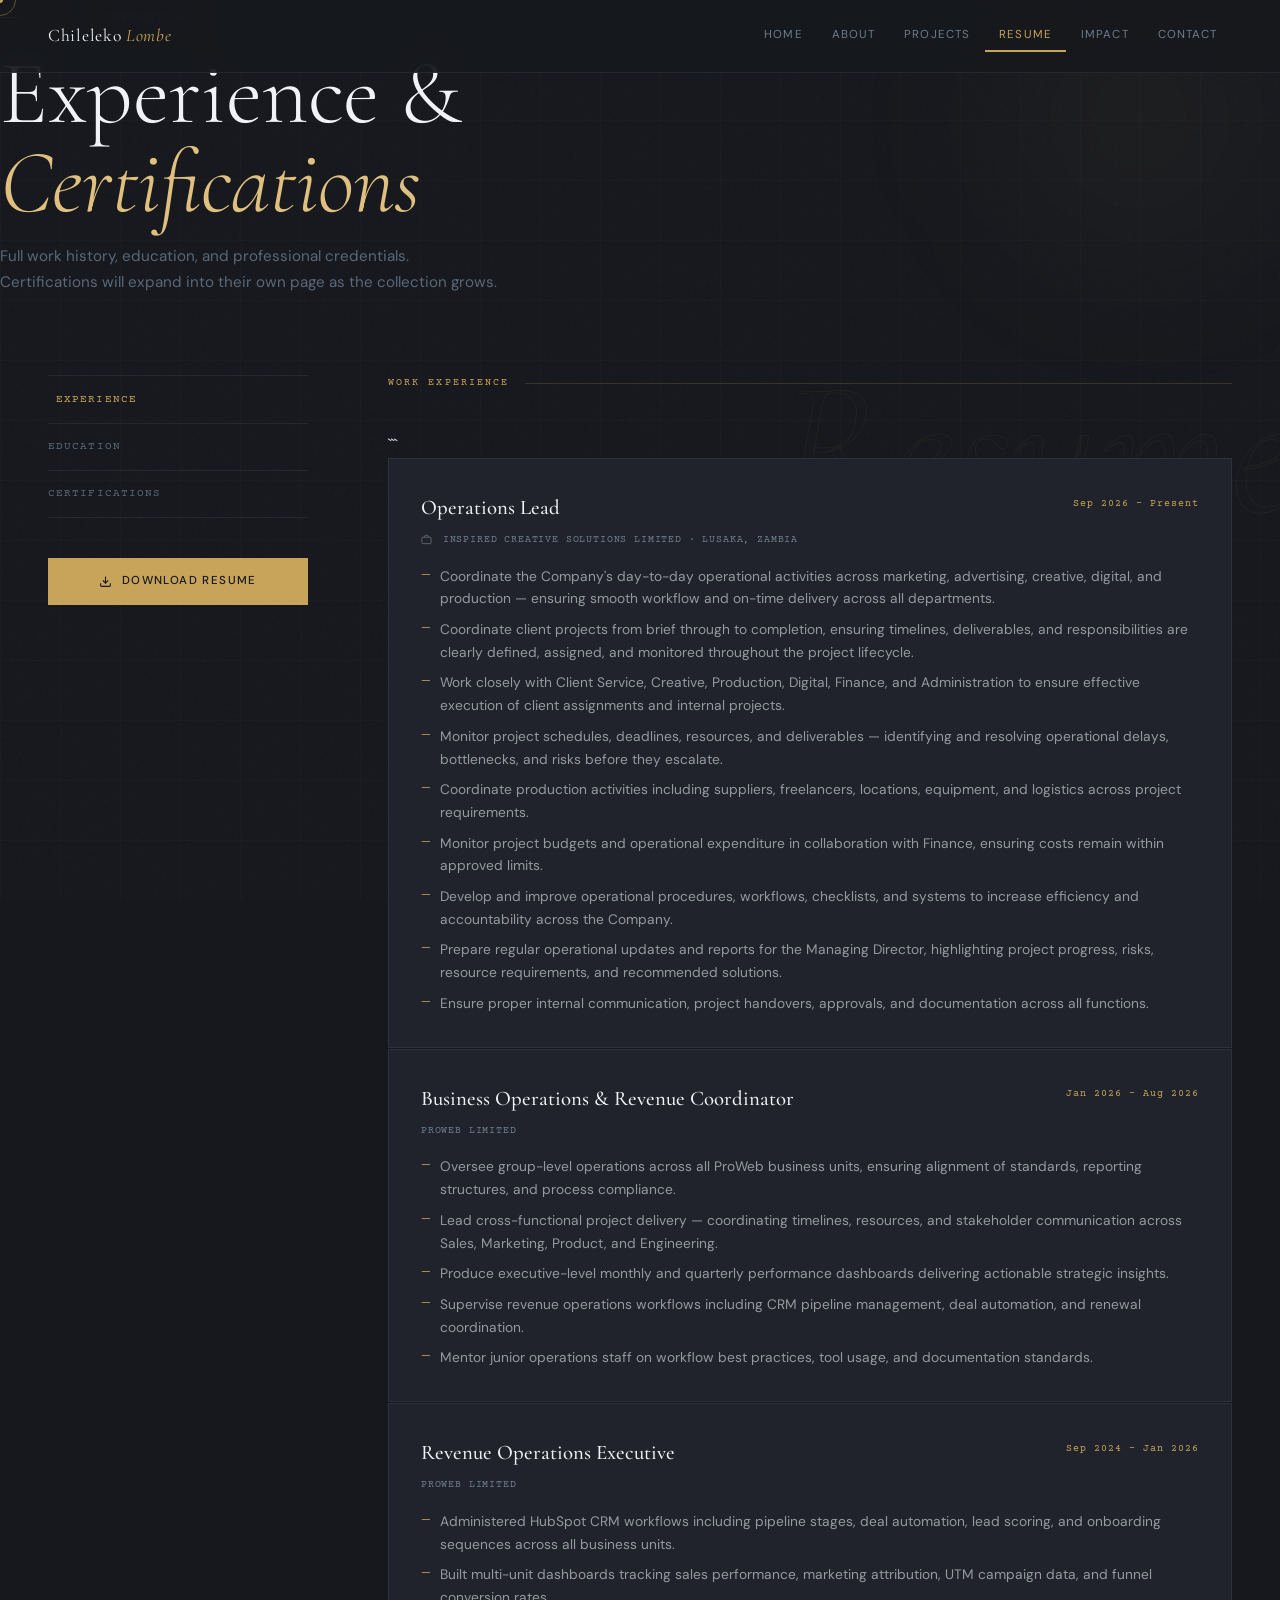
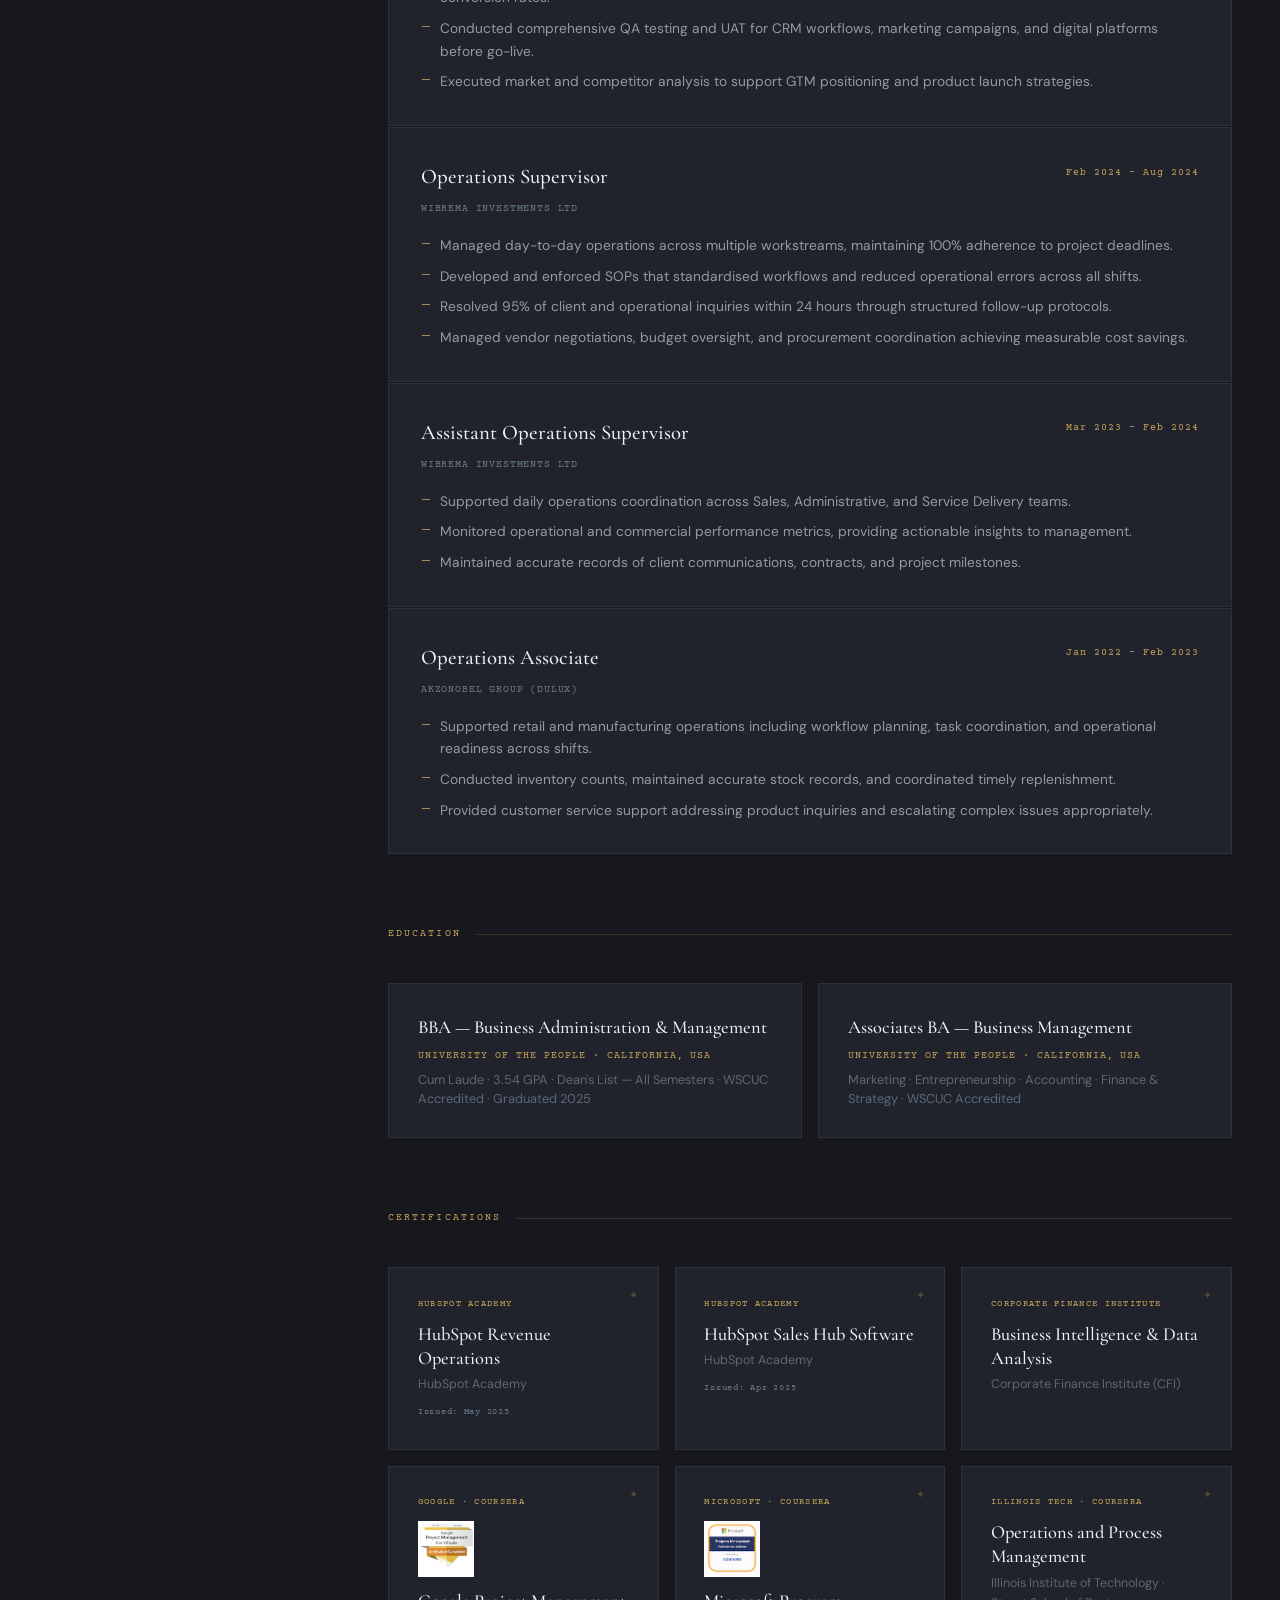
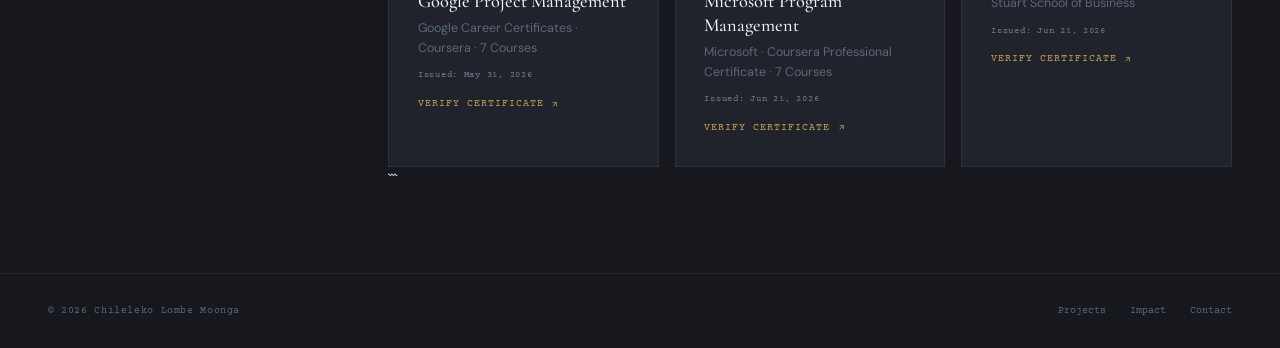
<file: resume.html>
<!DOCTYPE html>

<html lang="en">
<head>
  <meta charset="UTF-8"/>
  <meta name="viewport" content="width=device-width, initial-scale=1.0"/>
  <meta name="color-scheme" content="dark">
  <link rel="icon" type="image/svg+xml" href="favicon.svg">
  <meta name="theme-color" content="#16181d">
  <title>Resume — Chileleko Lombe Moonga</title>
  <link rel="preconnect" href="https://fonts.googleapis.com">
  <link href="https://fonts.googleapis.com/css2?family=Cormorant+Garamond:ital,wght@0,300;0,400;0,500;1,300;1,400&family=DM+Sans:wght@300;400;500&family=Courier+Prime&display=swap" rel="stylesheet">
  <style>
    *,*::before,*::after{box-sizing:border-box;margin:0;padding:0}
    :root{--bg:#16181d;--bg-mid:#1c1f26;--bg-card:#20232b;--bg-hover:#252931;--gold:#c8a45a;--gold-light:#dfc07e;--silver:#a8b4c0;--silver-dim:#6e7e8e;--cream:#dde2e8;--white:#f0f2f5;--muted:#5a6878;--border:rgba(168,180,192,0.1);--border-gold:rgba(200,164,90,0.2);--green:#4db885}
    html{scroll-behavior:smooth;color-scheme:dark}
    body{font-family:'DM Sans',sans-serif;background:var(--bg)!important;color:var(--cream)!important;line-height:1.6;overflow-x:hidden;min-height:100vh;cursor:none}
    body::after{content:'';position:fixed;inset:0;background-image:url("data:image/svg+xml,%3Csvg viewBox='0 0 256 256' xmlns='http://www.w3.org/2000/svg'%3E%3Cfilter id='n'%3E%3CfeTurbulence type='fractalNoise' baseFrequency='0.9' numOctaves='4' stitchTiles='stitch'/%3E%3C/filter%3E%3Crect width='100%25' height='100%25' filter='url(%23n)' opacity='0.04'/%3E%3C/svg%3E");pointer-events:none;z-index:0;opacity:0.5}
    .cursor-dot{width:6px;height:6px;background:var(--gold);border-radius:50%;position:fixed;pointer-events:none;z-index:9999;transform:translate(-50%,-50%)}
    .cursor-ring{width:32px;height:32px;border:1px solid rgba(200,164,90,0.4);border-radius:50%;position:fixed;pointer-events:none;z-index:9998;transform:translate(-50%,-50%);transition:all 0.15s ease}
    .cursor-ring.hover{width:48px;height:48px;border-color:var(--gold);background:rgba(200,164,90,0.06)}
    nav{position:fixed;top:0;left:0;right:0;z-index:100;display:flex;justify-content:space-between;align-items:center;padding:1.2rem 3rem;background:rgba(22,24,29,0.88);backdrop-filter:blur(16px);border-bottom:1px solid var(--border)}
    .nav-logo{font-family:'Cormorant Garamond',serif;font-size:1.1rem;font-weight:400;letter-spacing:0.04em;color:var(--white);text-decoration:none}
    .nav-logo em{font-style:italic;color:var(--gold)}
    .nav-links{display:flex;gap:0;list-style:none}
    .nav-links a{display:block;padding:0.4rem 0.9rem;font-size:0.72rem;letter-spacing:0.1em;text-transform:uppercase;color:var(--silver-dim);text-decoration:none;border-bottom:2px solid transparent;transition:color 0.2s,border-color 0.2s}
    .nav-links a:hover,.nav-links a.active{color:var(--gold);border-color:var(--gold)}

```
.page-hero{min-height:50vh;display:flex;flex-direction:column;justify-content:flex-end;padding:9rem 3rem 4rem;position:relative;overflow:hidden}
.hero-bg-text{position:absolute;right:-1rem;top:50%;transform:translateY(-50%);font-family:'Cormorant Garamond',serif;font-size:clamp(6rem,15vw,15rem);font-weight:300;font-style:italic;color:transparent;-webkit-text-stroke:1px rgba(200,164,90,0.06);pointer-events:none;user-select:none;line-height:1;white-space:nowrap}
.hero-grid{position:absolute;inset:0;background-image:linear-gradient(rgba(168,180,192,0.02) 1px,transparent 1px),linear-gradient(90deg,rgba(168,180,192,0.02) 1px,transparent 1px);background-size:60px 60px;pointer-events:none}
.hero-orb{position:absolute;border-radius:50%;filter:blur(80px);pointer-events:none;width:400px;height:400px;background:radial-gradient(circle,rgba(200,164,90,0.07) 0%,transparent 70%);top:-80px;right:-60px;animation:orbF 14s ease-in-out infinite}
@keyframes orbF{0%,100%{transform:translate(0,0)}50%{transform:translate(-30px,20px)}}
.page-eyebrow{display:inline-flex;align-items:center;gap:0.8rem;font-family:'Courier Prime',monospace;font-size:0.68rem;letter-spacing:0.18em;text-transform:uppercase;color:var(--gold);margin-bottom:1.4rem;position:relative;z-index:1;opacity:0;animation:fadeUp 0.6s ease forwards 0.1s}
.page-eyebrow::before{content:'';display:block;width:28px;height:1px;background:var(--gold)}
.page-title{font-family:'Cormorant Garamond',serif;font-size:clamp(3rem,7vw,6rem);font-weight:300;line-height:1;color:var(--white);position:relative;z-index:1;opacity:0;animation:fadeUp 0.7s ease forwards 0.25s}
.page-title em{font-style:italic;color:var(--gold-light)}
.page-subtitle{font-size:0.95rem;color:var(--muted);margin-top:1rem;max-width:500px;line-height:1.7;position:relative;z-index:1;opacity:0;animation:fadeUp 0.7s ease forwards 0.38s}

/* BODY LAYOUT */
.resume-wrap{padding:5rem 3rem;display:grid;grid-template-columns:260px 1fr;gap:5rem;align-items:start;position:relative;z-index:1}

/* Sidebar */
.sidebar{position:sticky;top:7rem}
.sidebar-nav{display:flex;flex-direction:column;gap:0;margin-bottom:2.5rem}
.sidebar-link{display:flex;justify-content:space-between;align-items:center;padding:0.9rem 0;border-bottom:1px solid var(--border);font-family:'Courier Prime',monospace;font-size:0.68rem;letter-spacing:0.1em;text-transform:uppercase;color:var(--muted);text-decoration:none;transition:color 0.2s,padding-left 0.2s}
.sidebar-link:first-child{border-top:1px solid var(--border)}
.sidebar-link:hover,.sidebar-link.active{color:var(--gold);padding-left:0.5rem}
.sidebar-link:hover .sidebar-count{color:var(--gold)}

.download-btn{display:flex;align-items:center;justify-content:center;gap:0.6rem;padding:0.9rem;background:var(--gold);color:var(--bg);font-size:0.72rem;font-weight:500;letter-spacing:0.12em;text-transform:uppercase;text-decoration:none;transition:background 0.2s,transform 0.2s;margin-bottom:1rem}
.download-btn:hover{background:var(--gold-light);transform:translateY(-1px)}
.download-btn svg{width:13px;height:13px;stroke:currentColor;fill:none;stroke-width:2}

/* Main */
.resume-section{margin-bottom:4.5rem}
.resume-section:last-child{margin-bottom:0}
.section-label{display:flex;align-items:center;gap:1rem;font-family:'Courier Prime',monospace;font-size:0.65rem;letter-spacing:0.2em;text-transform:uppercase;color:var(--gold);margin-bottom:2.5rem}
.section-label::after{content:'';flex:1;height:1px;background:var(--border-gold)}

/* Experience cards */
.exp-card{
  border:1px solid var(--border);background:var(--bg-card);
  padding:2rem;margin-bottom:1px;
  position:relative;overflow:hidden;
  transition:border-color 0.25s,background 0.25s;
}
.exp-card::before{content:'';position:absolute;left:0;top:0;bottom:0;width:3px;background:linear-gradient(to bottom,var(--gold),var(--gold-light));opacity:0;transition:opacity 0.25s}
.exp-card:hover{border-color:var(--border-gold);background:var(--bg-hover)}
.exp-card:hover::before{opacity:1}
.exp-header{display:flex;justify-content:space-between;align-items:flex-start;gap:1rem;margin-bottom:0.5rem}
.exp-role{font-family:'Cormorant Garamond',serif;font-size:1.3rem;font-weight:500;color:var(--white)}
.exp-period{font-family:'Courier Prime',monospace;font-size:0.62rem;letter-spacing:0.1em;color:var(--gold);white-space:nowrap;padding-top:0.3rem}
.exp-company{font-family:'Courier Prime',monospace;font-size:0.65rem;letter-spacing:0.08em;text-transform:uppercase;color:var(--silver-dim);margin-bottom:1rem}
.exp-bullets{list-style:none;display:flex;flex-direction:column;gap:0.5rem}
.exp-bullets li{font-size:0.86rem;color:rgba(221,226,232,0.62);line-height:1.65;padding-left:1.2rem;position:relative}
.exp-bullets li::before{content:'—';position:absolute;left:0;color:var(--gold);font-size:0.7rem}

/* Education */
.edu-grid{display:grid;grid-template-columns:1fr 1fr;gap:1rem}
.edu-card{padding:1.8rem;border:1px solid var(--border);background:var(--bg-card);position:relative;overflow:hidden;transition:border-color 0.25s,transform 0.25s}
.edu-card::after{content:'';position:absolute;top:0;left:0;right:0;height:2px;background:linear-gradient(to right,var(--gold),transparent);opacity:0;transition:opacity 0.25s}
.edu-card:hover{border-color:var(--border-gold);transform:translateY(-3px)}
.edu-card:hover::after{opacity:1}
.edu-degree{font-family:'Cormorant Garamond',serif;font-size:1.15rem;font-weight:500;color:var(--white);margin-bottom:0.35rem}
.edu-school{font-family:'Courier Prime',monospace;font-size:0.62rem;letter-spacing:0.1em;text-transform:uppercase;color:var(--gold);margin-bottom:0.4rem}
.edu-detail{font-size:0.8rem;color:var(--muted);line-height:1.5}

/* Certs */
.certs-grid{display:grid;grid-template-columns:repeat(auto-fill,minmax(260px,1fr));gap:1rem}
.cert-card{padding:1.8rem;border:1px solid var(--border);background:var(--bg-card);position:relative;overflow:hidden;transition:border-color 0.25s,transform 0.25s}
.cert-card::before{content:'✦';position:absolute;top:1.2rem;right:1.2rem;font-size:0.7rem;color:var(--gold);opacity:0.3;transition:opacity 0.2s}
.cert-card:hover{border-color:var(--border-gold);transform:translateY(-3px)}
.cert-card:hover::before{opacity:1}
.cert-badge{font-family:'Courier Prime',monospace;font-size:0.58rem;letter-spacing:0.14em;text-transform:uppercase;color:var(--gold);margin-bottom:0.7rem}
.cert-name{font-family:'Cormorant Garamond',serif;font-size:1.15rem;font-weight:500;color:var(--white);line-height:1.3;margin-bottom:0.3rem}
.cert-issuer{font-size:0.78rem;color:var(--muted)}
.cert-validity{margin-top:0.6rem;font-family:'Courier Prime',monospace;font-size:0.58rem;letter-spacing:0.08em;color:var(--silver-dim)}

.reveal{opacity:0;transform:translateY(24px);transition:opacity 0.6s ease,transform 0.6s ease}
.reveal.visible{opacity:1;transform:translateY(0)}

footer{position:relative;z-index:1;padding:1.8rem 3rem;border-top:1px solid var(--border);display:flex;justify-content:space-between;align-items:center}
.footer-copy{font-family:'Courier Prime',monospace;font-size:0.65rem;color:var(--muted);letter-spacing:0.06em}
.footer-links{display:flex;gap:1.5rem}
.footer-links a{font-family:'Courier Prime',monospace;font-size:0.65rem;color:var(--muted);text-decoration:none;transition:color 0.2s}
.footer-links a:hover{color:var(--gold)}

@keyframes fadeUp{from{opacity:0;transform:translateY(20px)}to{opacity:1;transform:translateY(0)}}
@media(max-width:900px){
  .resume-wrap{grid-template-columns:1fr;gap:2.5rem;padding:4rem 1.4rem}
  .sidebar{position:static}
  .sidebar-nav{flex-direction:row;flex-wrap:wrap;gap:0.5rem}
  .sidebar-link{border:1px solid var(--border);padding:0.4rem 0.8rem;font-size:0.62rem}
  .sidebar-link:first-child{border-top:1px solid var(--border)}
  .edu-grid{grid-template-columns:1fr}
  nav{padding:1rem 1.4rem}
  .nav-links a{padding:0.4rem 0.55rem;font-size:0.65rem}
  .page-hero{padding:8rem 1.4rem 3rem}
  footer{padding:1.5rem 1.4rem;flex-direction:column;gap:0.8rem}
}
@media(max-width:520px){.nav-links{display:none}.cursor-dot,.cursor-ring{display:none}body{cursor:auto}}
```

  </style>
</head>
<body>
<div class="cursor-dot" id="cursorDot"></div>
<div class="cursor-ring" id="cursorRing"></div>
<nav>
  <a class="nav-logo" href="index.html">Chileleko <em>Lombe</em></a>
  <ul class="nav-links">
    <li><a href="index.html">Home</a></li>
    <li><a href="about.html">About</a></li>
    <li><a href="projects.html">Projects</a></li>
    <li><a href="resume.html" class="active">Resume</a></li>
    <li><a href="impact.html">Impact</a></li>
    <li><a href="contact.html">Contact</a></li>
  </ul>
</nav>

<div class="page-hero">
  <div class="hero-orb"></div>
  <div class="hero-grid"></div>
  <div class="hero-bg-text" aria-hidden="true">Resume</div>
  <div class="page-eyebrow">03 &nbsp;·&nbsp; Credentials</div>
  <h1 class="page-title">Experience &amp;<br><em>Certifications</em></h1>
  <p class="page-subtitle">Full work history, education, and professional credentials. Certifications will expand into their own page as the collection grows.</p>
</div>

<div class="resume-wrap">
  <div class="sidebar reveal">
    <div class="sidebar-nav">
      <a href="#experience" class="sidebar-link active">Experience </a>
      <a href="#education" class="sidebar-link">Education </a>
      <a href="#certifications" class="sidebar-link">Certifications </a>
    </div>
    <a href="docs/resume.pdf" class="download-btn">
      <svg viewBox="0 0 24 24"><path d="M21 15v4a2 2 0 0 1-2 2H5a2 2 0 0 1-2-2v-4"/><polyline points="7 10 12 15 17 10"/><line x1="12" y1="15" x2="12" y2="3"/></svg>
      Download Resume
    </a>
  </div>

  <div class="resume-main">
    <div class="resume-section" id="experience">
      <div class="section-label">Work Experience</div>

```
    <div class="exp-card reveal">
    <div class="exp-header">
      <div class="exp-role">Operations Lead</div>
      <div class="exp-period">Sep 2026 – Present</div>
    </div>
    <div class="exp-company">
      <svg width="11" height="11" viewBox="0 0 24 24" fill="none" stroke="currentColor" stroke-width="1.5" style="display:inline;vertical-align:middle;margin-right:4px"><rect x="2" y="7" width="20" height="14" rx="2"/><path d="M16 7V5a2 2 0 0 0-2-2h-4a2 2 0 0 0-2 2v2"/></svg>
      Inspired Creative Solutions Limited · Lusaka, Zambia
    </div>
    <ul class="exp-bullets">
      <li>Coordinate the Company's day-to-day operational activities across marketing, advertising, creative, digital, and production — ensuring smooth workflow and on-time delivery across all departments.</li>
      <li>Coordinate client projects from brief through to completion, ensuring timelines, deliverables, and responsibilities are clearly defined, assigned, and monitored throughout the project lifecycle.</li>
      <li>Work closely with Client Service, Creative, Production, Digital, Finance, and Administration to ensure effective execution of client assignments and internal projects.</li>
      <li>Monitor project schedules, deadlines, resources, and deliverables — identifying and resolving operational delays, bottlenecks, and risks before they escalate.</li>
      <li>Coordinate production activities including suppliers, freelancers, locations, equipment, and logistics across project requirements.</li>
      <li>Monitor project budgets and operational expenditure in collaboration with Finance, ensuring costs remain within approved limits.</li>
      <li>Develop and improve operational procedures, workflows, checklists, and systems to increase efficiency and accountability across the Company.</li>
      <li>Prepare regular operational updates and reports for the Managing Director, highlighting project progress, risks, resource requirements, and recommended solutions.</li>
      <li>Ensure proper internal communication, project handovers, approvals, and documentation across all functions.</li>
    </ul>
  </div>

<div class="exp-card reveal">
    <div class="exp-header">
      <div class="exp-role">Business Operations &amp; Revenue Coordinator</div>
      <div class="exp-period">Jan 2026 – Aug 2026</div>
    </div>
    <div class="exp-company">ProWeb Limited</div>
    <ul class="exp-bullets">
      <li>Oversee group-level operations across all ProWeb business units, ensuring alignment of standards, reporting structures, and process compliance.</li>
      <li>Lead cross-functional project delivery — coordinating timelines, resources, and stakeholder communication across Sales, Marketing, Product, and Engineering.</li>
      <li>Produce executive-level monthly and quarterly performance dashboards delivering actionable strategic insights.</li>
      <li>Supervise revenue operations workflows including CRM pipeline management, deal automation, and renewal coordination.</li>
      <li>Mentor junior operations staff on workflow best practices, tool usage, and documentation standards.</li>
    </ul>
  </div>

  <div class="exp-card reveal">
    <div class="exp-header">
      <div class="exp-role">Revenue Operations Executive</div>
      <div class="exp-period">Sep 2024 – Jan 2026</div>
    </div>
    <div class="exp-company">ProWeb Limited</div>
    <ul class="exp-bullets">
      <li>Administered HubSpot CRM workflows including pipeline stages, deal automation, lead scoring, and onboarding sequences across all business units.</li>
      <li>Built multi-unit dashboards tracking sales performance, marketing attribution, UTM campaign data, and funnel conversion rates.</li>
      <li>Conducted comprehensive QA testing and UAT for CRM workflows, marketing campaigns, and digital platforms before go-live.</li>
      <li>Executed market and competitor analysis to support GTM positioning and product launch strategies.</li>
    </ul>
  </div>

  <div class="exp-card reveal">
    <div class="exp-header">
      <div class="exp-role">Operations Supervisor</div>
      <div class="exp-period">Feb 2024 – Aug 2024</div>
    </div>
    <div class="exp-company">Wibrema Investments LTD</div>
    <ul class="exp-bullets">
      <li>Managed day-to-day operations across multiple workstreams, maintaining 100% adherence to project deadlines.</li>
      <li>Developed and enforced SOPs that standardised workflows and reduced operational errors across all shifts.</li>
      <li>Resolved 95% of client and operational inquiries within 24 hours through structured follow-up protocols.</li>
      <li>Managed vendor negotiations, budget oversight, and procurement coordination achieving measurable cost savings.</li>
    </ul>
  </div>

  <div class="exp-card reveal">
    <div class="exp-header">
      <div class="exp-role">Assistant Operations Supervisor</div>
      <div class="exp-period">Mar 2023 – Feb 2024</div>
    </div>
    <div class="exp-company">Wibrema Investments LTD</div>
    <ul class="exp-bullets">
      <li>Supported daily operations coordination across Sales, Administrative, and Service Delivery teams.</li>
      <li>Monitored operational and commercial performance metrics, providing actionable insights to management.</li>
      <li>Maintained accurate records of client communications, contracts, and project milestones.</li>
    </ul>
  </div>

  <div class="exp-card reveal">
    <div class="exp-header">
      <div class="exp-role">Operations Associate</div>
      <div class="exp-period">Jan 2022 – Feb 2023</div>
    </div>
    <div class="exp-company">AkzoNobel Group (Dulux)</div>
    <ul class="exp-bullets">
      <li>Supported retail and manufacturing operations including workflow planning, task coordination, and operational readiness across shifts.</li>
      <li>Conducted inventory counts, maintained accurate stock records, and coordinated timely replenishment.</li>
      <li>Provided customer service support addressing product inquiries and escalating complex issues appropriately.</li>
    </ul>
  </div>
</div>

<div class="resume-section" id="education">
  <div class="section-label">Education</div>
  <div class="edu-grid">
    <div class="edu-card reveal">
      <div class="edu-degree">BBA — Business Administration &amp; Management</div>
      <div class="edu-school">University of the People · California, USA</div>
      <div class="edu-detail">Cum Laude · 3.54 GPA · Dean's List — All Semesters · WSCUC Accredited · Graduated 2025</div>
    </div>
    <div class="edu-card reveal">
      <div class="edu-degree">Associates BA — Business Management</div>
      <div class="edu-school">University of the People · California, USA</div>
      <div class="edu-detail">Marketing · Entrepreneurship · Accounting · Finance &amp; Strategy · WSCUC Accredited</div>
    </div>
  </div>
</div>

<div class="resume-section" id="certifications">
  <div class="section-label">Certifications</div>
  <div class="certs-grid">
    <div class="cert-card reveal">
      <div class="cert-badge">HubSpot Academy</div>
      <div class="cert-name">HubSpot Revenue Operations</div>
      <div class="cert-issuer">HubSpot Academy</div>
      <div class="cert-validity">Issued: May 2025</div>
    </div>
    <div class="cert-card reveal">
      <div class="cert-badge">HubSpot Academy</div>
      <div class="cert-name">HubSpot Sales Hub Software</div>
      <div class="cert-issuer">HubSpot Academy</div>
      <div class="cert-validity">Issued: Apr 2025</div>
    </div>
    <div class="cert-card reveal">
      <div class="cert-badge">Corporate Finance Institute</div>
      <div class="cert-name">Business Intelligence &amp; Data Analysis</div>
      <div class="cert-issuer">Corporate Finance Institute (CFI)</div>
    </div>
    <div class="cert-card reveal">
      <div class="cert-badge">Google &middot; Coursera</div>
      <img src="badge-google-pm.png" alt="Google Project Management Badge" style="width:56px;height:56px;object-fit:contain;margin-bottom:0.8rem;display:block;">
      <div class="cert-name">Google Project Management</div>
      <div class="cert-issuer">Google Career Certificates &middot; Coursera &middot; 7 Courses</div>
      <div class="cert-validity">Issued: May 31, 2026</div>
      <a href="https://www.coursera.org/account/accomplishments/specialization/5PM6EPAX4U6X?utm_source=mobile&utm_medium=certificate&utm_content=cert_image&utm_campaign=sharing_cta" target="_blank" rel="noopener noreferrer" style="display:inline-flex;align-items:center;gap:0.4rem;margin-top:0.8rem;font-family:'Courier Prime',monospace;font-size:0.62rem;letter-spacing:0.1em;text-transform:uppercase;color:var(--gold);text-decoration:none;border-bottom:1px solid transparent;transition:border-color 0.2s,gap 0.2s;">
        Verify Certificate
        <svg width="9" height="9" viewBox="0 0 24 24" fill="none" stroke="currentColor" stroke-width="2"><line x1="7" y1="17" x2="17" y2="7"/><polyline points="7 7 17 7 17 17"/></svg>
      </a>
    </div>
    <div class="cert-card reveal">
      <div class="cert-badge">Microsoft &middot; Coursera</div>
      <img src="badge-microsoft-pm.png" alt="Microsoft Program Management Badge" style="width:56px;height:56px;object-fit:contain;margin-bottom:0.8rem;display:block;">
      <div class="cert-name">Microsoft Program Management</div>
      <div class="cert-issuer">Microsoft &middot; Coursera Professional Certificate &middot; 7 Courses</div>
      <div class="cert-validity">Issued: Jun 21, 2026</div>
      <a href="https://coursera.org/verify/professional-cert/VVY1IN5NASGZ" target="_blank" rel="noopener noreferrer" style="display:inline-flex;align-items:center;gap:0.4rem;margin-top:0.8rem;font-family:'Courier Prime',monospace;font-size:0.62rem;letter-spacing:0.1em;text-transform:uppercase;color:var(--gold);text-decoration:none;border-bottom:1px solid transparent;transition:border-color 0.2s,gap 0.2s;">
        Verify Certificate
        <svg width="9" height="9" viewBox="0 0 24 24" fill="none" stroke="currentColor" stroke-width="2"><line x1="7" y1="17" x2="17" y2="7"/><polyline points="7 7 17 7 17 17"/></svg>
      </a>
    </div>
    <div class="cert-card reveal">
      <div class="cert-badge">Illinois Tech &middot; Coursera</div>
      <div class="cert-name">Operations and Process Management</div>
      <div class="cert-issuer">Illinois Institute of Technology &middot; Stuart School of Business</div>
      <div class="cert-validity">Issued: Jun 21, 2026</div>
      <a href="https://coursera.org/verify/F3UGUYPMOEL1" target="_blank" rel="noopener noreferrer" style="display:inline-flex;align-items:center;gap:0.4rem;margin-top:0.8rem;font-family:'Courier Prime',monospace;font-size:0.62rem;letter-spacing:0.1em;text-transform:uppercase;color:var(--gold);text-decoration:none;border-bottom:1px solid transparent;transition:border-color 0.2s,gap 0.2s;">
        Verify Certificate
        <svg width="9" height="9" viewBox="0 0 24 24" fill="none" stroke="currentColor" stroke-width="2"><line x1="7" y1="17" x2="17" y2="7"/><polyline points="7 7 17 7 17 17"/></svg>
      </a>
    </div>
          </div>
</div>
```

  </div>
</div>

<footer>
  <span class="footer-copy">© 2026 Chileleko Lombe Moonga</span>
  <div class="footer-links"><a href="projects.html">Projects</a><a href="impact.html">Impact</a><a href="contact.html">Contact</a></div>
</footer>
<script>
  const dot=document.getElementById('cursorDot'),ring=document.getElementById('cursorRing');
  let mx=0,my=0,rx=0,ry=0;
  document.addEventListener('mousemove',e=>{mx=e.clientX;my=e.clientY});
  (function anim(){dot.style.left=mx+'px';dot.style.top=my+'px';rx+=(mx-rx)*0.12;ry+=(my-ry)*0.12;ring.style.left=rx+'px';ring.style.top=ry+'px';requestAnimationFrame(anim)})();
  document.querySelectorAll('a,.exp-card,.cert-card,.edu-card').forEach(el=>{
    el.addEventListener('mouseenter',()=>ring.classList.add('hover'));
    el.addEventListener('mouseleave',()=>ring.classList.remove('hover'));
  });
  const obs=new IntersectionObserver(entries=>entries.forEach(e=>{if(e.isIntersecting)e.target.classList.add('visible')}),{threshold:0.08});
  document.querySelectorAll('.reveal').forEach(el=>obs.observe(el));
  // Active sidebar on scroll
  const sections=document.querySelectorAll('.resume-section');
  const links=document.querySelectorAll('.sidebar-link');
  window.addEventListener('scroll',()=>{
    let cur='';
    sections.forEach(s=>{if(window.scrollY>=s.offsetTop-200)cur=s.id});
    links.forEach(l=>{l.classList.toggle('active',l.getAttribute('href')==='#'+cur)});
  });
</script>
</body>
</html>
</file>
